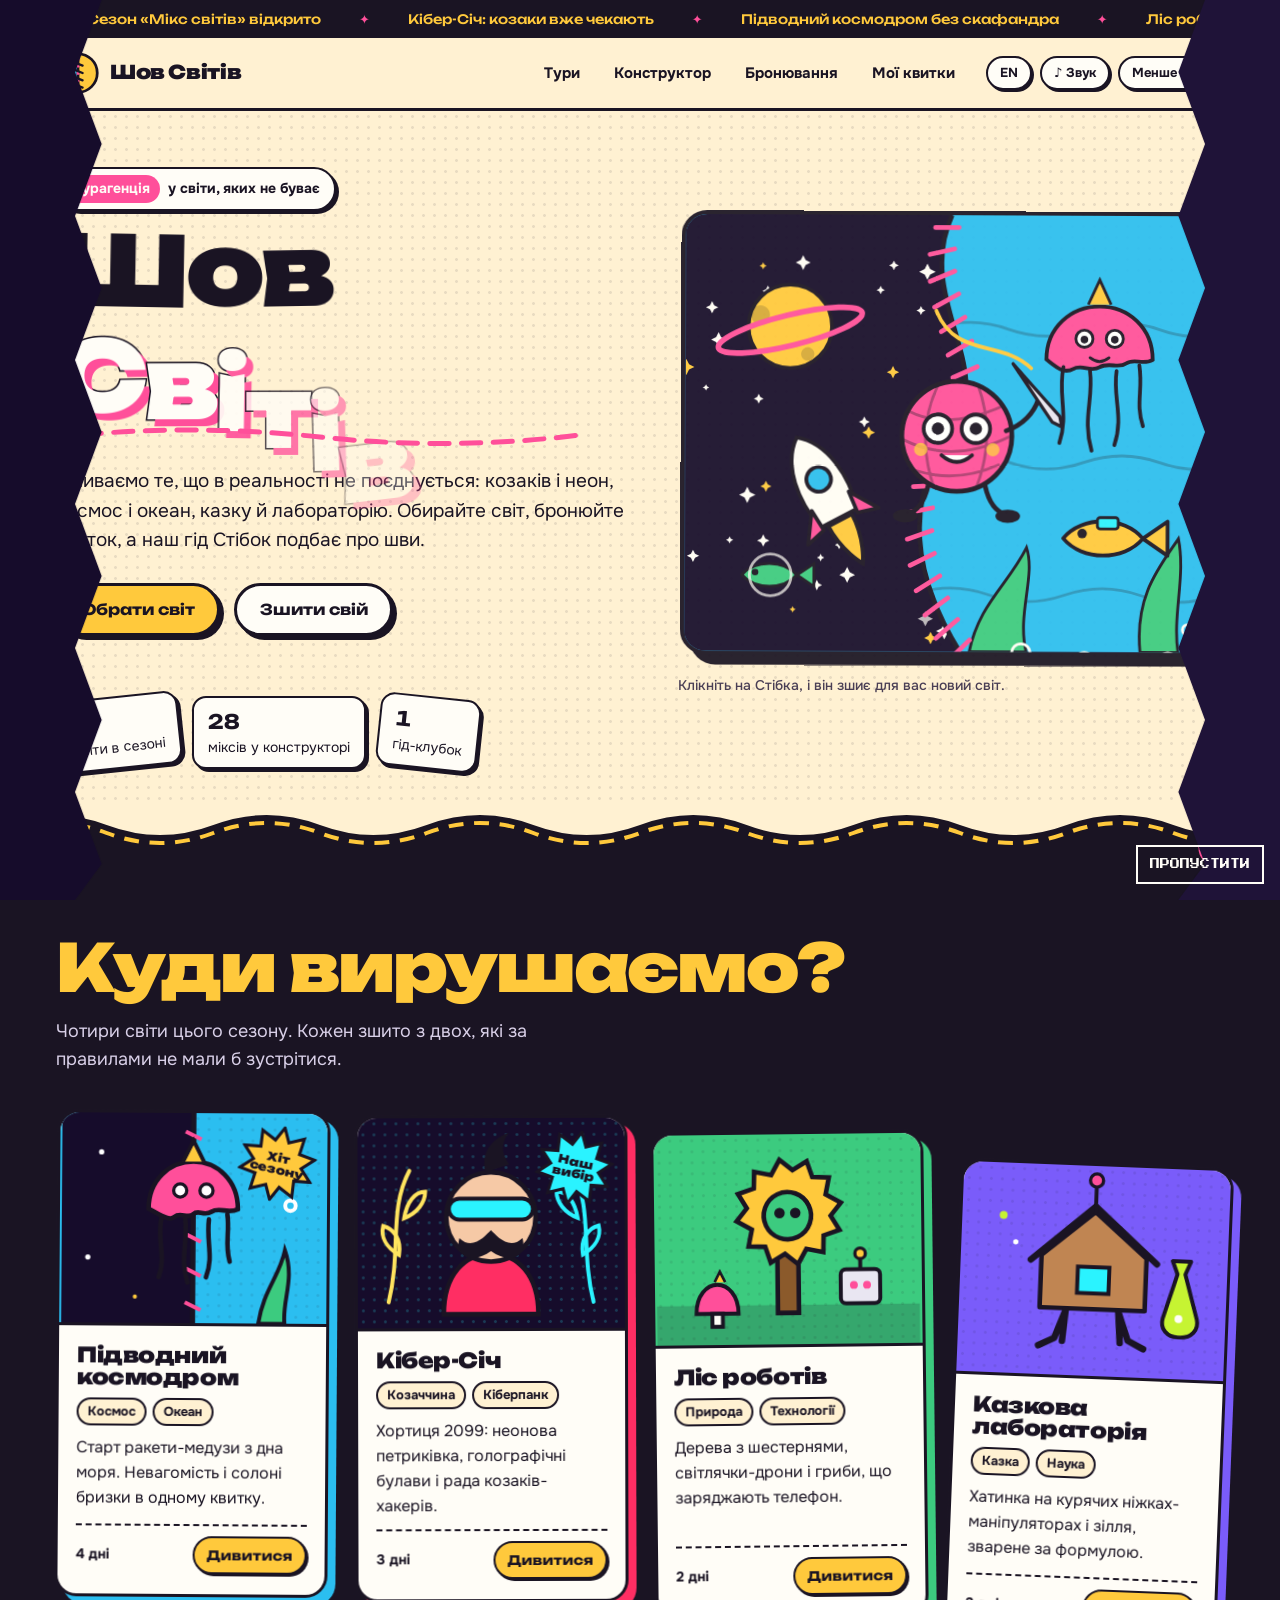
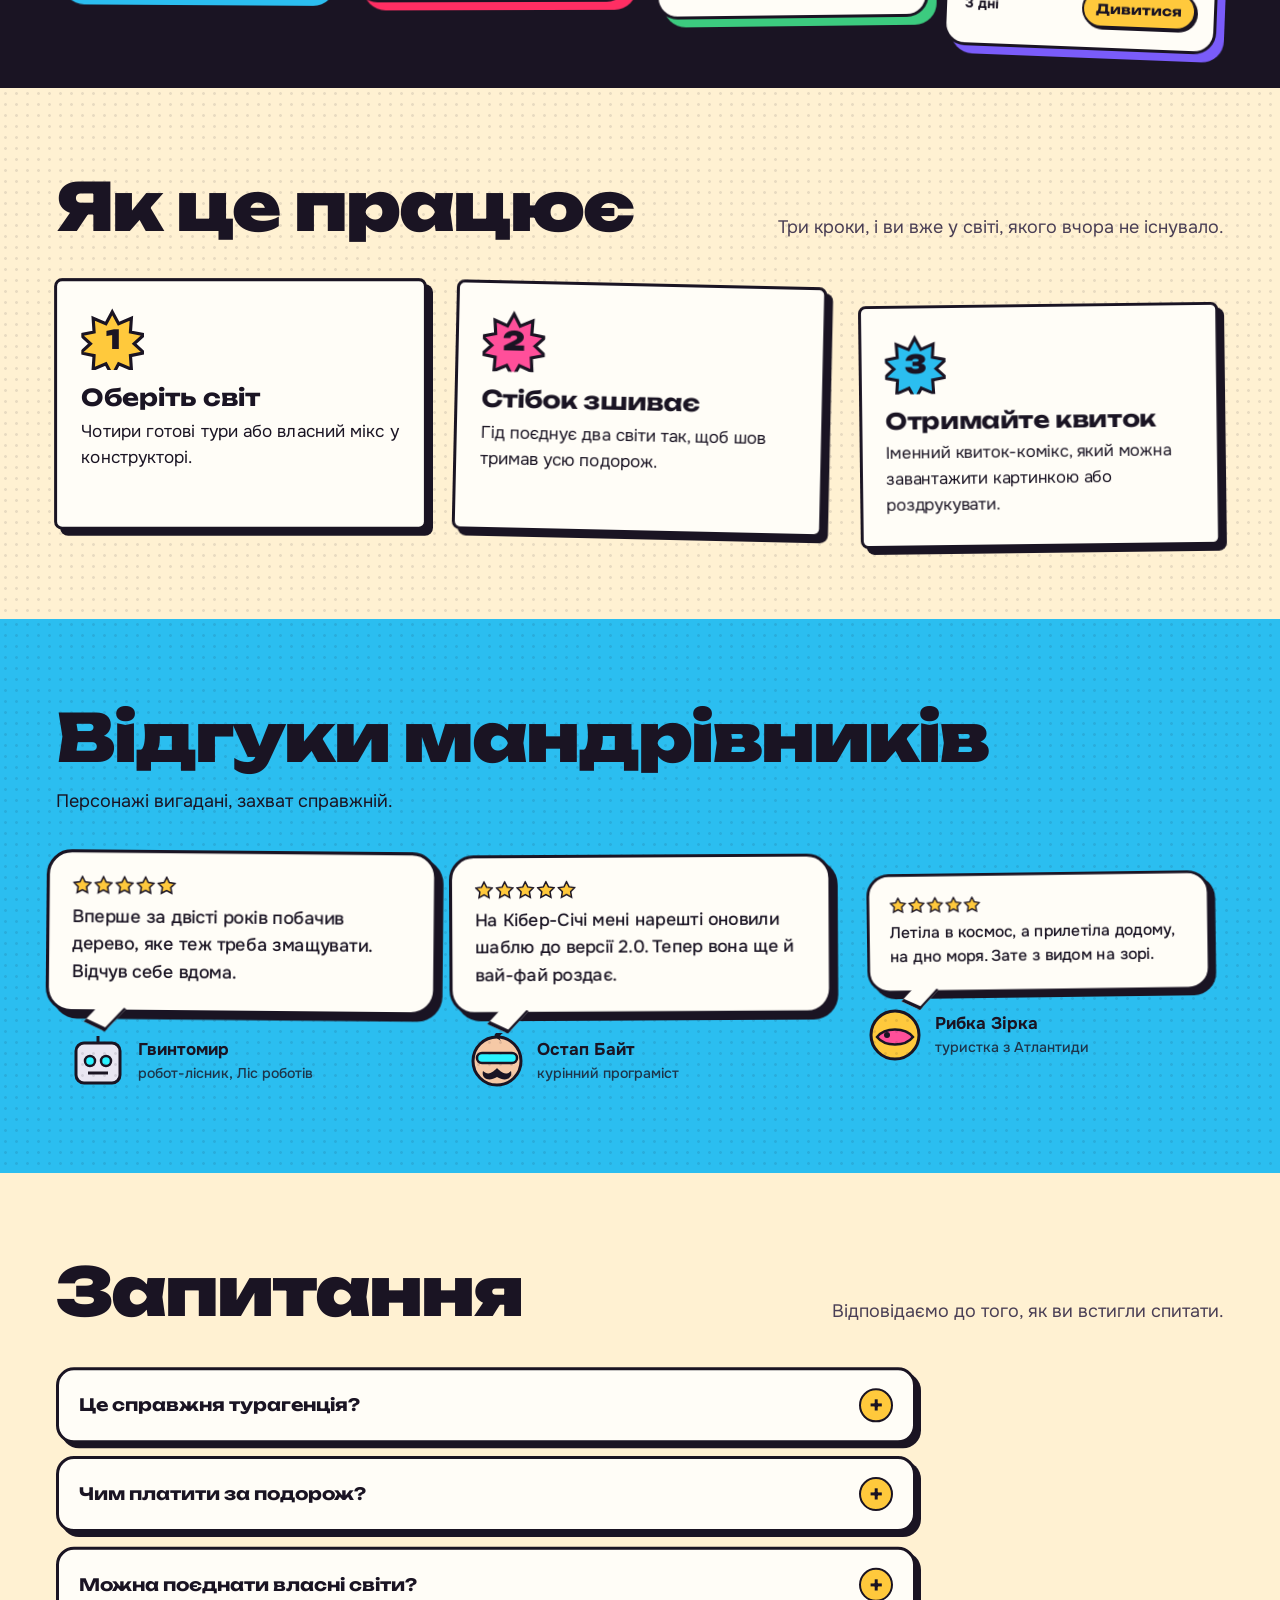
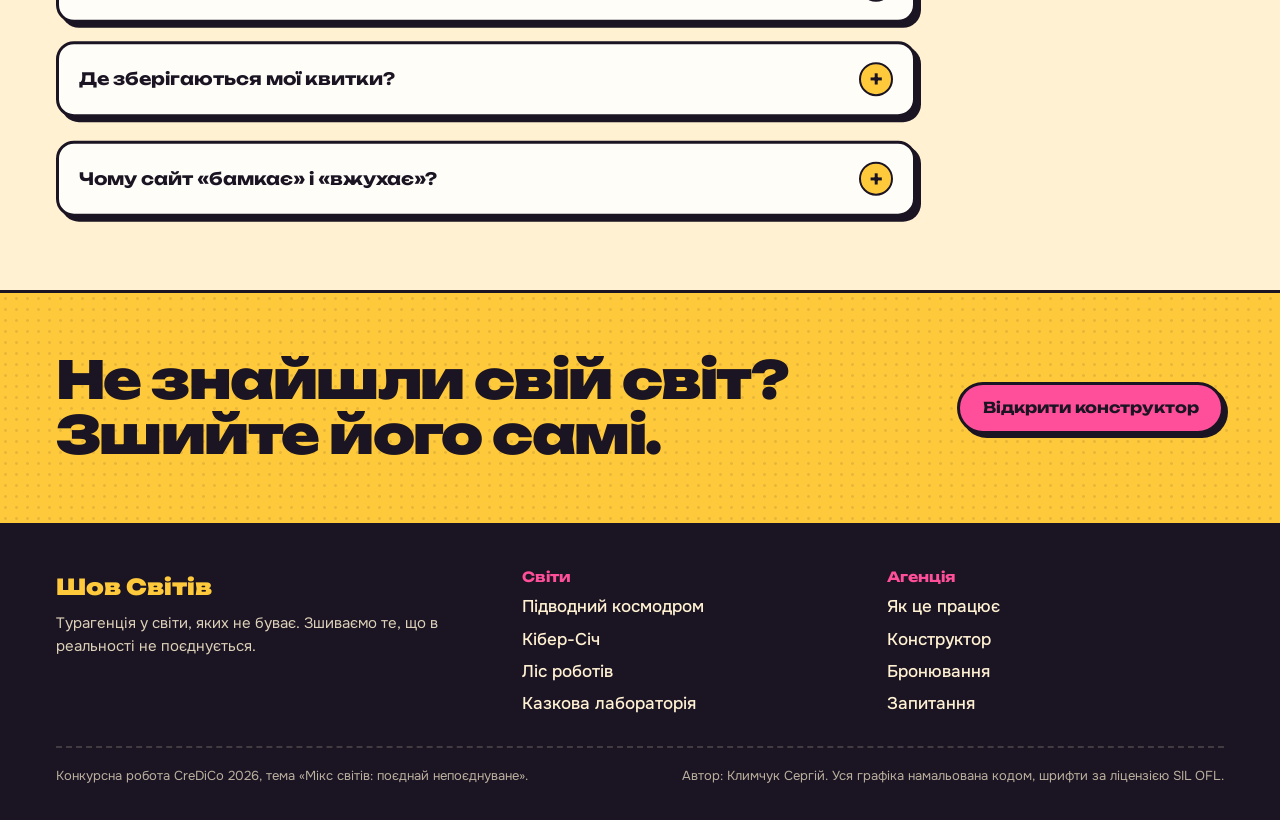
<file: index.html>
<!doctype html>
<html lang="uk">
<head>
<meta charset="utf-8">
<meta name="viewport" content="width=device-width, initial-scale=1, viewport-fit=cover">
<title>Шов Світів — турагенція неможливих подорожей</title>
<meta name="description" content="Турагенція у світи, яких не буває: Підводний космодром, Кібер-Січ, Ліс роботів і Казкова лабораторія. Конкурсна робота CreDiCo 2026.">
<meta name="author" content="Климчук Сергій">
<link rel="icon" href="img/favicon.svg" type="image/svg+xml">
<link rel="stylesheet" href="css/style.css">
<link rel="stylesheet" href="css/home.css">
<script>(function(d){try{var s=sessionStorage,l=localStorage,c=l.getItem('ss_calm');if(c==='true'||(c===null&&matchMedia('(prefers-reduced-motion: reduce)').matches))d.classList.add('calm');if(!s.getItem('ss_seen'))d.classList.add('first');else if(s.getItem('ss_nav'))d.classList.add('entering')}catch(e){}setTimeout(function(){d.classList.remove('first','entering')},5000)})(document.documentElement)</script>
</head>
<body data-page="home" data-world="home">
<div id="loader"><div class="half l"></div><div class="half r"></div><div class="thread"></div>
  <div class="ld" aria-hidden="true"><div class="ld-bar"><i></i><i></i><i></i><i></i><i></i><i></i><i></i><i></i><i></i><i></i></div><div class="ld-t" data-i18n="loader.t">ЗШИВАЄМО СВІТИ...</div><span class="ld-n" id="ldn">0%</span></div>
  <button class="skip" type="button" data-noboom data-i18n="loader.skip">ПРОПУСТИТИ</button></div>
<div id="wipe" aria-hidden="true"><span></span><span></span><span></span><span></span><b></b></div>
<noscript><p class="no-js-note">Для повної роботи сайту увімкніть JavaScript.</p></noscript>

<div class="marquee" aria-hidden="true"><div>
  <span data-i18n="mq1">Сезон «Мікс світів» відкрито</span><span data-i18n="mq2">Кібер-Січ: козаки вже чекають</span><span data-i18n="mq3">Підводний космодром без скафандра</span><span data-i18n="mq4">Ліс роботів: гриби з батарейками</span><span data-i18n="mq5">Казкова лабораторія: зілля за формулою</span>
  <span data-i18n="mq1">Сезон «Мікс світів» відкрито</span><span data-i18n="mq2">Кібер-Січ: козаки вже чекають</span><span data-i18n="mq3">Підводний космодром без скафандра</span><span data-i18n="mq4">Ліс роботів: гриби з батарейками</span><span data-i18n="mq5">Казкова лабораторія: зілля за формулою</span>
</div></div>
<div id="ss-header"></div>

<main>
  <section class="hero" aria-labelledby="heroTitle">
    <div class="halftone"></div>
    <div class="wrap">
      <div class="hero-copy">
        <span class="mix-tag"><b data-i18n="tagB">Турагенція</b><span data-i18n="tag">у світи, яких не буває</span></span>
        <h1 class="big" id="heroTitle">
          <span class="ln ln1" data-split="Шов">Шов</span>
          <span class="ln ln2" data-split="Світів">Світів</span>
          <svg class="stitch" viewBox="0 0 500 30" preserveAspectRatio="none" aria-hidden="true"><path id="stitchPath" d="M4 16 Q 125 2 250 16 T 496 14" fill="none" stroke="#FF4F9A" stroke-width="5" stroke-linecap="round" stroke-dasharray="18 12"/></svg>
        </h1>
        <p class="lead" data-i18n="lead">Зшиваємо те, що в реальності не поєднується: козаків і неон, космос і океан, казку й лабораторію. Обирайте світ, бронюйте квиток, а наш гід Стібок подбає про шви.</p>
        <div class="hero-cta">
          <a class="btn" href="#tours" data-i18n="cta1">Обрати світ</a>
          <a class="btn ghost" href="Klymchuk_constructor.html" data-i18n="cta2">Зшити свій</a>
        </div>
        <div class="facts">
          <div class="fact"><b data-count="4">4</b><span data-i18n="f1">світи в сезоні</span></div>
          <div class="fact"><b data-count="28">28</b><span data-i18n="f2">міксів у конструкторі</span></div>
          <div class="fact"><b data-count="1">1</b><span data-i18n="f3">гід-клубок</span></div>
        </div>
      </div>
      <div class="scene" id="scene">
        <div class="bubble" id="bubble" aria-live="polite" data-i18n="bub0">Привіт! Я Стібок. Зшиваю світи, яких не буває.</div>
        <div class="scene-frame">
          <svg viewBox="0 0 560 460" id="heroSvg" role="img" aria-label="Космос, зшитий з океаном, а на шві сидить гід Стібок" data-i18n-attr="aria-label:heroAlt">
            <defs><clipPath id="leftW"><path d="M0 0H280C240 90 330 160 280 230S240 380 290 460H0Z"/></clipPath></defs>
            <rect width="560" height="460" fill="#2BBEF0"/>
            <g class="layer" data-depth="10">
              <path d="M260 120q40-14 80 0t80 0t80 0t80 0" stroke="#1A1423" stroke-width="3" fill="none" opacity=".25"/>
              <path d="M260 260q40-14 80 0t80 0t80 0t80 0" stroke="#1A1423" stroke-width="3" fill="none" opacity=".25"/>
              <path d="M240 400q40-14 80 0t80 0t80 0t80 0" stroke="#1A1423" stroke-width="3" fill="none" opacity=".25"/>
              <path d="M300 460c10-50 40-70 60-110 10 30-10 70 0 110zM480 460c-6-60 20-90 40-120 8 40-6 80 0 120z" fill="#3CCB7F" stroke="#1A1423" stroke-width="3"/>
            </g>
            <g class="layer jelly" data-depth="22">
              <path d="M380 150c0-34 26-56 56-56s56 22 56 56c-10 6-20-2-28 4s-18-2-28 4-18-4-28 2-20-4-28-10z" fill="#FF4F9A" stroke="#1A1423" stroke-width="4"/>
              <path d="M398 158c-6 30 6 50-4 80M426 162c4 30-8 50 2 84M454 162c-4 28 8 48-2 78M478 156c4 26-4 40 4 64" stroke="#1A1423" stroke-width="4" fill="none" stroke-linecap="round"/>
              <circle cx="420" cy="128" r="9" fill="#fff" stroke="#1A1423" stroke-width="3"/><circle cx="452" cy="128" r="9" fill="#fff" stroke="#1A1423" stroke-width="3"/>
              <circle class="pupil" data-range="3" cx="420" cy="129" r="4" fill="#1A1423"/><circle class="pupil" data-range="3" cx="452" cy="129" r="4" fill="#1A1423"/>
              <path d="M426 148q10 8 20 0" stroke="#1A1423" stroke-width="3" fill="none" stroke-linecap="round"/>
              <path d="M424 92l12-26 12 26" fill="#FFC93C" stroke="#1A1423" stroke-width="3"/>
            </g>
            <g class="layer fish" data-depth="16">
              <path d="M400 340c20-24 64-24 84 0-20 24-64 24-84 0zM484 340l26-18v36z" fill="#FFC93C" stroke="#1A1423" stroke-width="4" stroke-linejoin="round"/>
              <circle cx="420" cy="335" r="5" fill="#1A1423"/>
              <rect x="436" y="318" width="22" height="12" rx="3" fill="#2AF3FF" stroke="#1A1423" stroke-width="3"/>
            </g>
            <g id="bubbles"></g>
            <g clip-path="url(#leftW)">
              <rect width="560" height="460" fill="#160C2B"/>
              <g id="stars"></g>
              <g class="layer" data-depth="14">
                <circle cx="110" cy="118" r="44" fill="#FFC93C" stroke="#1A1423" stroke-width="4"/>
                <path d="M78 96a10 10 0 1 0 1 0zM128 140a7 7 0 1 0 1 0z" fill="#1A1423" opacity=".18"/>
                <ellipse cx="110" cy="122" rx="78" ry="16" fill="none" stroke="#FF4F9A" stroke-width="6" transform="rotate(-14 110 122)"/>
              </g>
              <g class="layer rocket" data-depth="26">
                <g transform="translate(150 300) rotate(-28)">
                  <path d="M0-70c26 20 30 60 22 96H-22c-8-36-4-76 22-96z" fill="#FFFDF7" stroke="#1A1423" stroke-width="4"/>
                  <circle cy="-20" r="13" fill="#2BBEF0" stroke="#1A1423" stroke-width="4"/>
                  <path d="M-22 6l-20 30 22-6zM22 6l20 30-22-6z" fill="#FF4F9A" stroke="#1A1423" stroke-width="4" stroke-linejoin="round"/>
                  <path class="flame" d="M-14 28c0 24 14 40 14 40s14-16 14-40z" fill="#FFC93C" stroke="#1A1423" stroke-width="4"/>
                </g>
              </g>
              <g class="layer" data-depth="8"><path d="M60 380c14-16 44-16 58 0-14 16-44 16-58 0zM118 380l18-12v24z" fill="#3CCB7F" stroke="#1A1423" stroke-width="3"/><circle cx="74" cy="377" r="3.5" fill="#1A1423"/><circle cx="90" cy="380" r="22" fill="none" stroke="#FFFDF7" stroke-width="3" opacity=".7"/></g>
            </g>
            <path id="seamLine" d="M280 0C240 90 330 160 280 230S240 380 290 460" fill="none" stroke="#1A1423" stroke-width="5"/>
            <g id="seamStitches"></g>
            <g id="stibok" transform="translate(286 236)" tabindex="0" role="button" aria-label="Стібок: натисніть, щоб зшити випадковий світ" data-i18n-attr="aria-label:stibokAlt"></g>
          </svg>
        </div>
        <p class="hint" data-i18n="hint">Клікніть на Стібка, і він зшиє для вас новий світ.</p>
      </div>
    </div>
  </section>

  <svg class="seam" viewBox="0 0 1200 46" preserveAspectRatio="none" aria-hidden="true">
    <path class="fill" d="M0 22 Q 50 2 100 22 T 200 22 T 300 22 T 400 22 T 500 22 T 600 22 T 700 22 T 800 22 T 900 22 T 1000 22 T 1100 22 T 1200 22 V46 H0Z"/>
    <path d="M0 30 Q 50 10 100 30 T 200 30 T 300 30 T 400 30 T 500 30 T 600 30 T 700 30 T 800 30 T 900 30 T 1000 30 T 1100 30 T 1200 30" fill="none" stroke="#FFC93C" stroke-width="4" stroke-dasharray="14 10"/>
  </svg>

  <section class="sec tours" id="tours" aria-labelledby="toursTitle">
    <div class="wrap">
      <div class="sec-head">
        <h2 id="toursTitle" data-i18n="tTitle">Куди вирушаємо?</h2>
        <p data-i18n="tSub">Чотири світи цього сезону. Кожен зшито з двох, які за правилами не мали б зустрітися.</p>
      </div>
      <div class="grid4" id="tourGrid">
        <a class="tour" href="Klymchuk_tour-kosmodrom.html" style="--c:#2BBEF0" data-word="БУЛЬ!">
          <div class="art"><div class="halftone"></div>
            <svg viewBox="0 0 200 160" aria-hidden="true"><rect width="100" height="160" fill="#160C2B"/><circle cx="30" cy="30" r="2" fill="#fff"/><circle cx="70" cy="60" r="2" fill="#fff"/><circle cx="20" cy="110" r="2" fill="#fff"/><circle cx="56" cy="140" r="1.6" fill="#FFC93C"/>
              <path d="M100 0v160" stroke="#1A1423" stroke-width="4"/><path d="M94 14l12 6M94 40l12 6M94 66l12 6M94 92l12 6M94 118l12 6M94 144l12 6" stroke="#FF4F9A" stroke-width="3"/>
              <g class="bob"><path d="M66 74c0-22 16-36 34-36s34 14 34 36c-8 4-14-2-20 2s-10-2-14 2-10-2-14 2-12-2-20-6z" fill="#FF4F9A" stroke="#1A1423" stroke-width="3.5"/><path d="M76 80c-4 18 4 30-2 46M94 82c2 18-4 30 2 48M112 82c-2 18 4 28-2 44M126 78c2 14-2 22 2 36" stroke="#1A1423" stroke-width="3.5" fill="none" stroke-linecap="round"/><circle cx="90" cy="60" r="5" fill="#fff" stroke="#1A1423" stroke-width="2.5"/><circle cx="110" cy="60" r="5" fill="#fff" stroke="#1A1423" stroke-width="2.5"/><path d="M92 38l8-16 8 16" fill="#FFC93C" stroke="#1A1423" stroke-width="3"/></g>
              <circle cx="160" cy="40" r="7" fill="none" stroke="#fff" stroke-width="3"/><circle cx="174" cy="70" r="4" fill="none" stroke="#fff" stroke-width="3"/><path d="M150 160c4-26 16-36 20-56 8 22-2 38 0 56z" fill="#3CCB7F" stroke="#1A1423" stroke-width="3"/></svg>
            <div class="burst"><svg viewBox="0 0 100 100" aria-hidden="true"><path d="M50 2l9 18 19-9-2 21 21 3-15 15 15 15-21 3 2 21-19-9-9 18-9-18-19 9 2-21-21-3 15-15L3 35l21-3-2-21 19 9z" fill="#FFC93C" stroke="#1A1423" stroke-width="4"/></svg><span data-i18n-html="b1">Хіт<br>сезону</span></div>
          </div>
          <div class="body">
            <h3 data-i18n="t1">Підводний космодром</h3>
            <div class="mix"><span data-i18n="m.space">Космос</span><span data-i18n="m.ocean">Океан</span></div>
            <p data-i18n="d1">Старт ракети-медузи з дна моря. Невагомість і солоні бризки в одному квитку.</p>
            <div class="meta"><span data-i18n="days4">4 дні</span><span class="go" data-i18n="see">Дивитися</span></div>
          </div>
        </a>
        <a class="tour" href="Klymchuk_tour-cybersich.html" style="--c:#FF2E63" data-word="ГОП!">
          <div class="art" style="background:#160C2B"><div class="halftone" style="opacity:.2;color:#2AF3FF"></div>
            <svg viewBox="0 0 200 160" aria-hidden="true"><g class="bob"><path d="M64 150c0-30 16-46 36-46s36 16 36 46z" fill="#FF2E63" stroke="#1A1423" stroke-width="3.5"/><circle cx="100" cy="76" r="34" fill="#F6C9A6" stroke="#1A1423" stroke-width="3.5"/><path d="M96 42c-4-16 6-26 18-30-8 10-4 18 0 24" fill="#1A1423"/><rect x="68" y="62" width="64" height="16" rx="8" fill="#2AF3FF" stroke="#1A1423" stroke-width="3"/><path d="M76 92c10 10 20-2 24-6 4 4 14 16 24 6 4 14-10 20-24 10-14 10-28 4-24-10z" fill="#1A1423"/></g>
              <g stroke="#FFE45E" stroke-width="3" fill="none" stroke-linecap="round"><path d="M22 140c10-40 0-70 16-100"/><path d="M30 104c-10-6-14-14-12-22 8 2 14 10 12 22zM34 76c10-4 16-12 16-20-8 0-14 8-16 20z"/></g>
              <g stroke="#2AF3FF" stroke-width="3" fill="none" stroke-linecap="round"><path d="M178 140c-10-40 0-70-16-100"/><path d="M170 104c10-6 14-14 12-22-8 2-14 10-12 22zM166 76c-10-4-16-12-16-20 8 0 14 8 16 20z"/></g></svg>
            <div class="burst"><svg viewBox="0 0 100 100" aria-hidden="true"><path d="M50 2l9 18 19-9-2 21 21 3-15 15 15 15-21 3 2 21-19-9-9 18-9-18-19 9 2-21-21-3 15-15L3 35l21-3-2-21 19 9z" fill="#2AF3FF" stroke="#1A1423" stroke-width="4"/></svg><span data-i18n-html="b2">Наш<br>вибір</span></div>
          </div>
          <div class="body">
            <h3 data-i18n="t2">Кібер-Січ</h3>
            <div class="mix"><span data-i18n="m.cossack">Козаччина</span><span data-i18n="m.cyber">Кіберпанк</span></div>
            <p data-i18n="d2">Хортиця 2099: неонова петриківка, голографічні булави і рада козаків-хакерів.</p>
            <div class="meta"><span data-i18n="days3">3 дні</span><span class="go" data-i18n="see">Дивитися</span></div>
          </div>
        </a>
        <a class="tour" href="Klymchuk_tour-lis-robotiv.html" style="--c:#3CCB7F" data-word="ДЗИНЬ!">
          <div class="art"><div class="halftone"></div>
            <svg viewBox="0 0 200 160" aria-hidden="true"><path d="M0 130h200v30H0z" fill="#1A1423" opacity=".2"/><rect x="92" y="80" width="16" height="56" fill="#8B5A2B" stroke="#1A1423" stroke-width="3.5"/>
              <g class="spin"><path d="M100 18l8 10 12-4 2 13 13 2-4 12 10 8-10 8 4 12-13 2-2 13-12-4-8 10-8-10-12 4-2-13-13-2 4-12-10-8 10-8-4-12 13-2 2-13 12 4z" fill="#FFC93C" stroke="#1A1423" stroke-width="3.5"/><circle cx="100" cy="62" r="18" fill="#3CCB7F" stroke="#1A1423" stroke-width="3.5"/></g>
              <circle cx="94" cy="60" r="4" fill="#1A1423"/><circle cx="106" cy="60" r="4" fill="#1A1423"/>
              <g class="bob"><rect x="140" y="104" width="30" height="26" rx="4" fill="#E9E6F2" stroke="#1A1423" stroke-width="3"/><circle cx="150" cy="116" r="3" fill="#FF4F9A"/><circle cx="160" cy="116" r="3" fill="#FF4F9A"/><path d="M155 104v-10" stroke="#1A1423" stroke-width="3"/><circle cx="155" cy="92" r="4" fill="#FFC93C" stroke="#1A1423" stroke-width="2.5"/></g>
              <path d="M30 136c0-14 8-22 16-22s16 8 16 22z" fill="#FF4F9A" stroke="#1A1423" stroke-width="3"/><rect x="42" y="136" width="8" height="10" fill="#FFFDF7" stroke="#1A1423" stroke-width="3"/><path d="M44 112l4-8 4 8" fill="#FFC93C" stroke="#1A1423" stroke-width="2"/></svg>
          </div>
          <div class="body">
            <h3 data-i18n="t3">Ліс роботів</h3>
            <div class="mix"><span data-i18n="m.nature">Природа</span><span data-i18n="m.tech">Технології</span></div>
            <p data-i18n="d3">Дерева з шестернями, світлячки-дрони і гриби, що заряджають телефон.</p>
            <div class="meta"><span data-i18n="days2">2 дні</span><span class="go" data-i18n="see">Дивитися</span></div>
          </div>
        </a>
        <a class="tour" href="Klymchuk_tour-kazkova-laboratoriya.html" style="--c:#7A5CFA" data-word="ПУФ!">
          <div class="art"><div class="halftone"></div>
            <svg viewBox="0 0 200 160" aria-hidden="true"><g class="bob"><path d="M60 70l40-34 40 34v40H60z" fill="#C08552" stroke="#1A1423" stroke-width="3.5" stroke-linejoin="round"/><path d="M52 74l48-42 48 42" fill="none" stroke="#1A1423" stroke-width="5" stroke-linecap="round"/><rect x="88" y="78" width="24" height="20" fill="#2AF3FF" stroke="#1A1423" stroke-width="3"/><path d="M100 36V14" stroke="#1A1423" stroke-width="3"/><circle cx="100" cy="12" r="5" fill="#FF4F9A" stroke="#1A1423" stroke-width="2.5"/></g>
              <path d="M80 110l-8 22-12 6M80 110l-2 24M120 110l8 22 12 6M120 110l2 24" stroke="#1A1423" stroke-width="5" fill="none" stroke-linecap="round" stroke-linejoin="round"/>
              <path d="M160 70h14l-4 10 10 34c2 8-4 14-12 14h-2c-8 0-14-6-12-14l10-34z" fill="#C6F432" stroke="#1A1423" stroke-width="3" stroke-linejoin="round"/><circle cx="166" cy="114" r="3" fill="#FFFDF7"/><circle cx="30" cy="40" r="3" fill="#C6F432"/><circle cx="40" cy="60" r="2" fill="#fff"/></svg>
          </div>
          <div class="body">
            <h3 data-i18n="t4">Казкова лабораторія</h3>
            <div class="mix"><span data-i18n="m.fairy">Казка</span><span data-i18n="m.science">Наука</span></div>
            <p data-i18n="d4">Хатинка на курячих ніжках-маніпуляторах і зілля, зварене за формулою.</p>
            <div class="meta"><span data-i18n="days3">3 дні</span><span class="go" data-i18n="see">Дивитися</span></div>
          </div>
        </a>
      </div>
    </div>
  </section>

  <section class="sec" id="how" aria-labelledby="howTitle">
    <div class="halftone"></div>
    <div class="wrap">
      <div class="sec-head"><h2 id="howTitle" data-i18n="hTitle">Як це працює</h2><p data-i18n="hSub">Три кроки, і ви вже у світі, якого вчора не існувало.</p></div>
      <div class="steps">
        <svg class="thread" viewBox="0 0 1200 40" preserveAspectRatio="none" aria-hidden="true"><path id="stepThread" d="M60 20 C 300 -10 400 50 600 20 S 900 -10 1140 20" fill="none" stroke="#FF4F9A" stroke-width="5" stroke-dasharray="16 12" stroke-linecap="round"/></svg>
        <div class="step"><div class="num"><svg viewBox="0 0 62 62" aria-hidden="true"><path d="M31 2l7 13 14-6-1 15 15 3-11 10 11 10-15 3 1 15-14-6-7 13-7-13-14 6 1-15-15-3 11-10L-4 27l15-3-1-15 14 6z" transform="scale(.9) translate(3 3)" fill="#FFC93C" stroke="#1A1423" stroke-width="3.5"/></svg><span>1</span></div><h3 data-i18n="s1t">Оберіть світ</h3><p data-i18n="s1">Чотири готові тури або власний мікс у конструкторі.</p></div>
        <div class="step"><div class="num"><svg viewBox="0 0 62 62" aria-hidden="true"><path d="M31 2l7 13 14-6-1 15 15 3-11 10 11 10-15 3 1 15-14-6-7 13-7-13-14 6 1-15-15-3 11-10L-4 27l15-3-1-15 14 6z" transform="scale(.9) translate(3 3)" fill="#FF4F9A" stroke="#1A1423" stroke-width="3.5"/></svg><span>2</span></div><h3 data-i18n="s2t">Стібок зшиває</h3><p data-i18n="s2">Гід поєднує два світи так, щоб шов тримав усю подорож.</p></div>
        <div class="step"><div class="num"><svg viewBox="0 0 62 62" aria-hidden="true"><path d="M31 2l7 13 14-6-1 15 15 3-11 10 11 10-15 3 1 15-14-6-7 13-7-13-14 6 1-15-15-3 11-10L-4 27l15-3-1-15 14 6z" transform="scale(.9) translate(3 3)" fill="#2BBEF0" stroke="#1A1423" stroke-width="3.5"/></svg><span>3</span></div><h3 data-i18n="s3t">Отримайте квиток</h3><p data-i18n="s3">Іменний квиток-комікс, який можна завантажити картинкою або роздрукувати.</p></div>
      </div>
    </div>
  </section>

  <section class="sec reviews" aria-labelledby="revTitle">
    <div class="halftone"></div>
    <div class="wrap">
      <div class="sec-head"><h2 id="revTitle" data-i18n="rTitle">Відгуки мандрівників</h2><p data-i18n="rSub">Персонажі вигадані, захват справжній.</p></div>
      <div class="revs">
        <figure class="rev" style="margin:0"><blockquote><div class="stars-rate" aria-label="5 з 5" data-i18n-attr="aria-label:rate5"></div><span data-i18n="r1">Вперше за двісті років побачив дерево, яке теж треба змащувати. Відчув себе вдома.</span></blockquote>
          <figcaption class="who"><svg viewBox="0 0 56 56" aria-hidden="true"><rect x="6" y="10" width="44" height="40" rx="8" fill="#E9E6F2" stroke="#1A1423" stroke-width="3"/><circle class="pupil" data-range="2" cx="20" cy="28" r="5" fill="#2AF3FF" stroke="#1A1423" stroke-width="2.5"/><circle class="pupil" data-range="2" cx="36" cy="28" r="5" fill="#2AF3FF" stroke="#1A1423" stroke-width="2.5"/><path d="M18 40h20" stroke="#1A1423" stroke-width="3"/><path d="M28 10V3" stroke="#1A1423" stroke-width="3"/></svg><span><span data-i18n="r1n">Гвинтомир</span><small data-i18n="r1w">робот-лісник, Ліс роботів</small></span></figcaption></figure>
        <figure class="rev" style="margin:0"><blockquote><div class="stars-rate" aria-label="5 з 5" data-i18n-attr="aria-label:rate5"></div><span data-i18n="r2">На Кібер-Січі мені нарешті оновили шаблю до версії 2.0. Тепер вона ще й вай-фай роздає.</span></blockquote>
          <figcaption class="who"><svg viewBox="0 0 56 56" aria-hidden="true"><circle cx="28" cy="28" r="24" fill="#F6C9A6" stroke="#1A1423" stroke-width="3"/><path d="M26 4c-2-4 4-6 8-4-4 2-4 6-2 8" fill="#1A1423"/><rect x="8" y="20" width="40" height="10" rx="5" fill="#2AF3FF" stroke="#1A1423" stroke-width="2.5"/><path d="M14 38c6 6 12-1 14-3 2 2 8 9 14 3 2 8-6 11-14 6-8 5-16 2-14-6z" fill="#1A1423"/></svg><span><span data-i18n="r2n">Остап Байт</span><small data-i18n="r2w">курінний програміст</small></span></figcaption></figure>
        <figure class="rev" style="margin:0"><blockquote><div class="stars-rate" aria-label="5 з 5" data-i18n-attr="aria-label:rate5"></div><span data-i18n="r3">Летіла в космос, а прилетіла додому, на дно моря. Зате з видом на зорі.</span></blockquote>
          <figcaption class="who"><svg viewBox="0 0 56 56" aria-hidden="true"><circle cx="28" cy="28" r="24" fill="#FFC93C" stroke="#1A1423" stroke-width="3"/><path d="M10 30c8-10 28-10 36 0-8 10-28 10-36 0z" fill="#FF4F9A" stroke="#1A1423" stroke-width="2.5"/><circle class="pupil" data-range="2" cx="20" cy="28" r="3" fill="#1A1423"/></svg><span><span data-i18n="r3n">Рибка Зірка</span><small data-i18n="r3w">туристка з Атлантиди</small></span></figcaption></figure>
      </div>
    </div>
  </section>

  <section class="sec" id="faq" aria-labelledby="faqTitle">
    <div class="wrap">
      <div class="sec-head"><h2 id="faqTitle" data-i18n="qTitle">Запитання</h2><p data-i18n="qSub">Відповідаємо до того, як ви встигли спитати.</p></div>
      <div class="faq-list">
        <div class="faq-item"><button type="button" aria-expanded="false" aria-controls="a1" id="q1"><span data-i18n="q1">Це справжня турагенція?</span><span class="pm" aria-hidden="true">+</span></button><div class="ans" id="a1" role="region" aria-labelledby="q1" hidden><p data-i18n="a1">Ні, це конкурсний вебсайт на тему «Мікс світів». Усі світи вигадані, але квиток, який ви оформите, справжній: його можна завантажити картинкою.</p></div></div>
        <div class="faq-item"><button type="button" aria-expanded="false" aria-controls="a2" id="q2"><span data-i18n="q2">Чим платити за подорож?</span><span class="pm" aria-hidden="true">+</span></button><div class="ans" id="a2" role="region" aria-labelledby="q2" hidden><p data-i18n="a2">Снами. Кожен тур має базову ціну, наприклад 3 сни за Кібер-Січ. Клас «Бізнес» коштує вдвічі більше, а «Телепорт» утричі.</p></div></div>
        <div class="faq-item"><button type="button" aria-expanded="false" aria-controls="a3" id="q3"><span data-i18n="q3">Можна поєднати власні світи?</span><span class="pm" aria-hidden="true">+</span></button><div class="ans" id="a3" role="region" aria-labelledby="q3" hidden><p data-i18n="a3">Так. У конструкторі вісім світів-заготовок, тобто 28 можливих пар. Повзунок задає, якого світу буде більше, а Стібок придумує назву й опис.</p></div></div>
        <div class="faq-item"><button type="button" aria-expanded="false" aria-controls="a4" id="q4"><span data-i18n="q4">Де зберігаються мої квитки?</span><span class="pm" aria-hidden="true">+</span></button><div class="ans" id="a4" role="region" aria-labelledby="q4" hidden><p data-i18n="a4">Лише у вашому браузері, у локальному сховищі. Сайт нікуди нічого не надсилає і працює навіть без інтернету.</p></div></div>
        <div class="faq-item"><button type="button" aria-expanded="false" aria-controls="a5" id="q5"><span data-i18n="q5">Чому сайт «бамкає» і «вжухає»?</span><span class="pm" aria-hidden="true">+</span></button><div class="ans" id="a5" role="region" aria-labelledby="q5" hidden><p data-i18n="a5">Бо він комікс. Кнопка «Звук» вмикає атмосферу кожного світу, синтезовану прямо в браузері, а «Менше руху» прибирає зайві анімації.</p></div></div>
      </div>
    </div>
  </section>

  <section class="cta" aria-labelledby="ctaTitle"><div class="halftone"></div><div class="wrap">
    <h2 id="ctaTitle" data-i18n="ctaT">Не знайшли свій світ? Зшийте його самі.</h2>
    <a class="btn pink" href="Klymchuk_constructor.html" data-i18n="ctaB">Відкрити конструктор</a>
  </div></section>
</main>

<div id="ss-footer"></div>
<script src="js/vendor/gsap.min.js"></script>
<script src="js/vendor/ScrollTrigger.min.js"></script>
<script src="js/core.js"></script>
<script src="js/pages/home.js"></script>
</body>
</html>
</file>
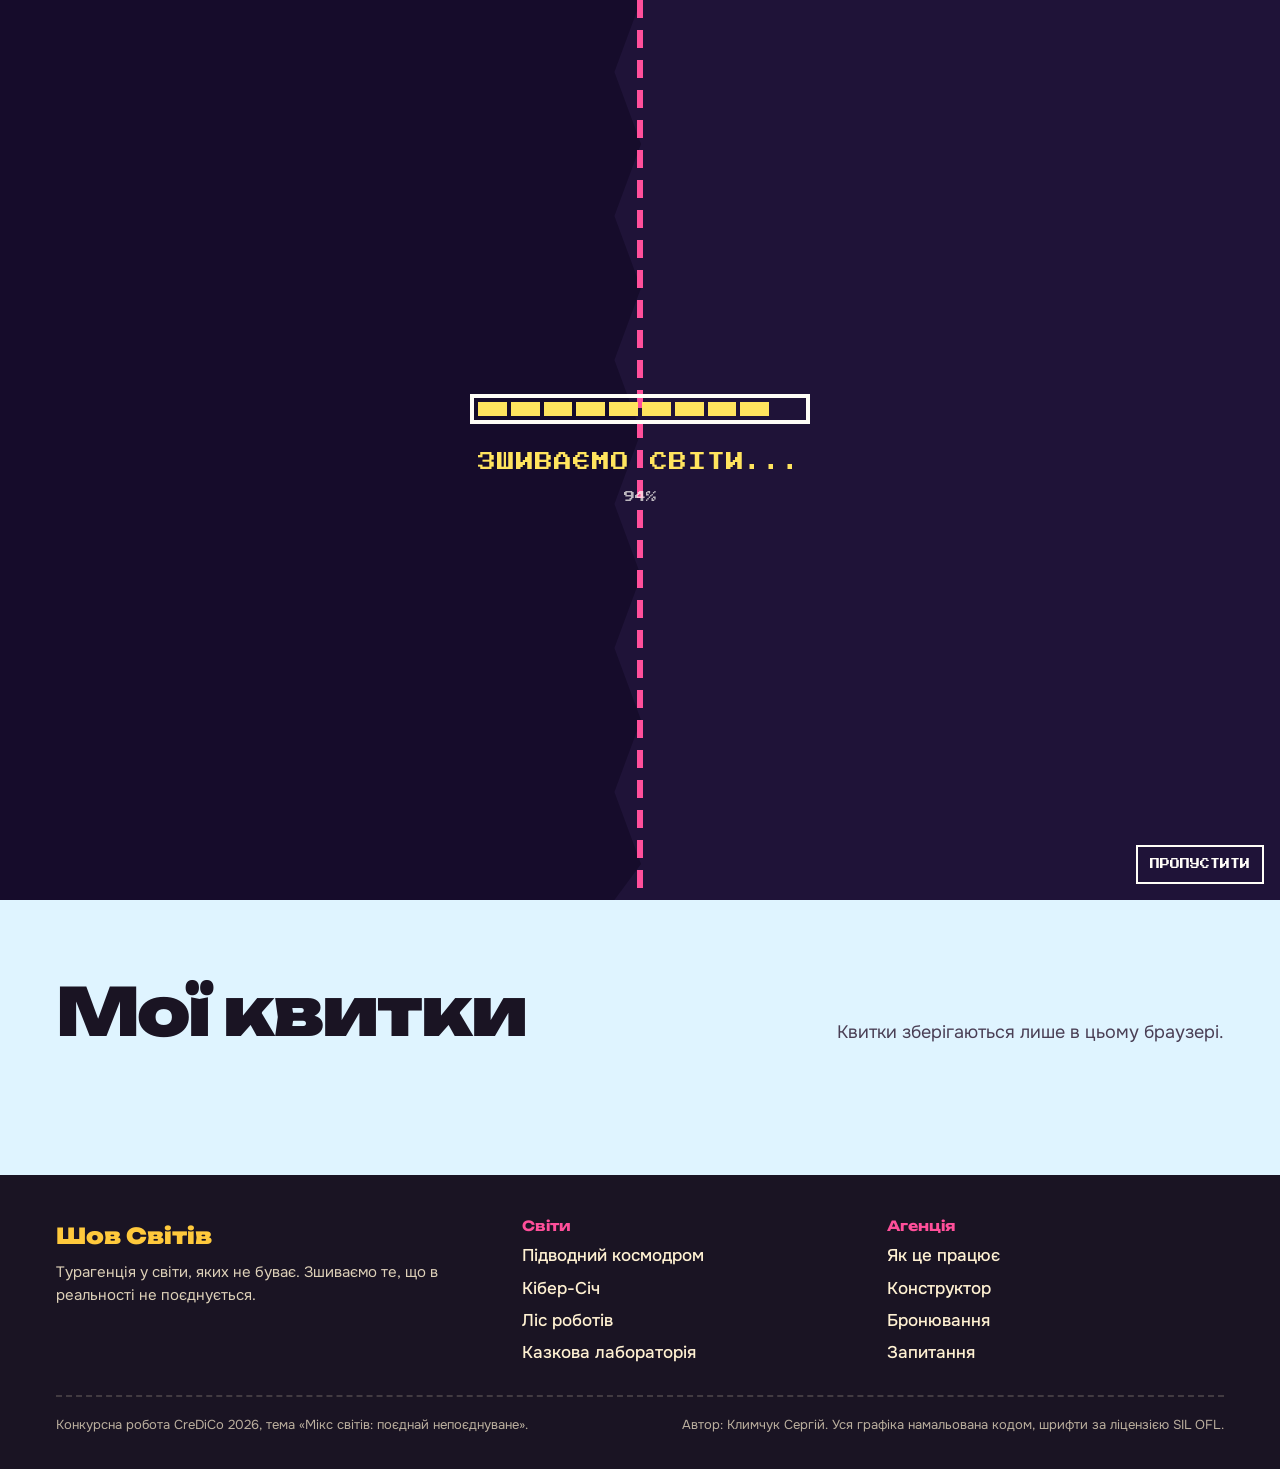
<file: Klymchuk_booking.html>
<!doctype html>
<html lang="uk">
<head>
<meta charset="utf-8">
<meta name="viewport" content="width=device-width, initial-scale=1, viewport-fit=cover">
<title>Бронювання і квитки — Шов Світів</title>
<meta name="description" content="Забронюйте подорож у світ, якого не буває, і отримайте іменний квиток-комікс.">
<meta name="author" content="Климчук Сергій">
<link rel="icon" href="img/favicon.svg" type="image/svg+xml">
<link rel="stylesheet" href="css/style.css">
<link rel="stylesheet" href="css/booking.css">
<script>(function(d){try{var s=sessionStorage,l=localStorage,c=l.getItem('ss_calm');if(c==='true'||(c===null&&matchMedia('(prefers-reduced-motion: reduce)').matches))d.classList.add('calm');if(!s.getItem('ss_seen'))d.classList.add('first');else if(s.getItem('ss_nav'))d.classList.add('entering')}catch(e){}setTimeout(function(){d.classList.remove('first','entering')},5000)})(document.documentElement)</script>
</head>
<body data-page="booking" data-world="booking">
<div id="loader"><div class="half l"></div><div class="half r"></div><div class="thread"></div>
  <div class="ld" aria-hidden="true"><div class="ld-bar"><i></i><i></i><i></i><i></i><i></i><i></i><i></i><i></i><i></i><i></i></div><div class="ld-t" data-i18n="loader.t">ЗШИВАЄМО СВІТИ...</div><span class="ld-n" id="ldn">0%</span></div>
  <button class="skip" type="button" data-noboom data-i18n="loader.skip">ПРОПУСТИТИ</button></div>
<div id="wipe" aria-hidden="true"><span></span><span></span><span></span><span></span><b></b></div>
<noscript><p class="no-js-note">Для повної роботи сайту увімкніть JavaScript.</p></noscript>
<div id="ss-header"></div>

<main>
  <section class="b-head">
    <div class="halftone"></div>
    <div class="wrap">
      <p class="kicker" data-i18n="kick">КАСА</p>
      <h1 id="bTitle" data-i18n="title">Бронювання</h1>
      <p data-i18n="lead">Три кроки до квитка у світ, якого не існує. Оплата снами, видача квитка миттєва.</p>
      <ol class="stepper" id="stepper">
        <li class="on"><b>1</b><span data-i18n="st1">Світ</span></li>
        <li><b>2</b><span data-i18n="st2">Коли і скільки</span></li>
        <li><b>3</b><span data-i18n="st3">Клас і мандрівник</span></li>
      </ol>
    </div>
  </section>

  <section>
    <div class="wrap b-grid">
      <form id="bForm" novalidate>
        <fieldset class="panel-step" data-step="1" style="margin:0">
          <legend class="sr" data-i18n="st1">Світ</legend>
          <h2 data-i18n="p1t">Куди вирушаємо?</h2>
          <p class="sub" data-i18n="p1s">Оберіть один із турів сезону або світ, який ви зшили в конструкторі.</p>
          <div class="choices" id="tourChoices"></div>
          <p class="err" id="e1" role="alert"></p>
          <div class="nav-row"><span></span><button class="btn" type="button" data-next data-i18n="next">Далі</button></div>
        </fieldset>

        <fieldset class="panel-step" data-step="2" hidden style="margin:0">
          <legend class="sr" data-i18n="st2">Коли і скільки</legend>
          <h2 data-i18n="p2t">Коли вирушаємо?</h2>
          <p class="sub" data-i18n="p2s">У наших світах час теж зшитий, тож спершу оберіть епоху, а потім день.</p>
          <div class="eras" id="eras" role="radiogroup" aria-label="Епоха" data-i18n-attr="aria-label:eraL"></div>
          <div class="cal" id="cal" role="group" aria-label="День" data-i18n-attr="aria-label:dayL"></div>
          <div class="trav">
            <span style="font-weight:700" id="travL" data-i18n="trav">Мандрівників:</span>
            <button class="stepbtn" type="button" id="minus" aria-label="Менше мандрівників" data-i18n-attr="aria-label:less" data-noboom>−</button>
            <output id="travN" aria-labelledby="travL">1</output>
            <button class="stepbtn" type="button" id="plus" aria-label="Більше мандрівників" data-i18n-attr="aria-label:more" data-noboom>+</button>
            <span class="people" id="people" aria-hidden="true"></span>
          </div>
          <p class="err" id="e2" role="alert"></p>
          <div class="nav-row"><button class="btn ghost" type="button" data-prev data-i18n="prev">Назад</button><button class="btn" type="button" data-next data-i18n="next">Далі</button></div>
        </fieldset>

        <fieldset class="panel-step" data-step="3" hidden style="margin:0">
          <legend class="sr" data-i18n="st3">Клас і мандрівник</legend>
          <h2 data-i18n="p3t">Як подорожуємо?</h2>
          <p class="sub" data-i18n="p3s">Клас впливає на ціну і на те, наскільки м'якою буде посадка.</p>
          <div class="choices" id="classChoices"></div>
          <div class="fields">
            <div class="field"><label for="pName" data-i18n="nameL">Ім'я мандрівника</label><input class="input" id="pName" name="pName" autocomplete="name" maxlength="40" placeholder="Наприклад, Оксана Зірка" data-i18n-attr="placeholder:nameP"></div>
            <label class="check"><input type="checkbox" id="agree"><span data-i18n="agree">Розумію, що світ вигаданий, а враження справжні</span></label>
          </div>
          <p class="err" id="e3" role="alert"></p>
          <div class="nav-row"><button class="btn ghost" type="button" data-prev data-i18n="prev">Назад</button><button class="btn pink" type="submit" data-i18n="issue">Видати квиток</button></div>
        </fieldset>
      </form>

      <aside class="summary" aria-live="polite">
        <h3 data-i18n="sumT">Ваше бронювання</h3>
        <dl>
          <div><dt data-i18n="sW">Світ</dt><dd id="sWorld">—</dd></div>
          <div><dt data-i18n="sD">Коли</dt><dd id="sDate">—</dd></div>
          <div><dt data-i18n="sT">Мандрівників</dt><dd id="sTrav">1</dd></div>
          <div><dt data-i18n="sC">Клас</dt><dd id="sClass">—</dd></div>
        </dl>
        <div class="total"><span data-i18n="sum">Разом</span><b id="sTotal">0</b></div>
      </aside>
    </div>
  </section>

  <section class="ticket-sec" id="ticketSec" hidden aria-labelledby="tkT">
    <div class="wrap">
      <h2 id="tkT" class="sr" data-i18n="tkT">Ваш квиток</h2>
      <div class="printer">
        <div class="slot-top" aria-hidden="true"></div>
        <div class="ticket-wrap"><canvas id="ticket" width="1000" height="420" role="img" aria-label="Квиток"></canvas></div>
      </div>
      <div class="t-actions">
        <button class="btn" type="button" id="tDl" data-i18n="tDl">Завантажити PNG</button>
        <button class="btn ghost" type="button" id="tPrint" data-i18n="tPrint">Роздрукувати</button>
        <button class="btn ghost" type="button" id="tNew" data-i18n="tNew">Нове бронювання</button>
      </div>
    </div>
  </section>

  <section class="sec mytk" id="tickets" aria-labelledby="myT">
    <div class="wrap">
      <div class="sec-head"><h2 id="myT" data-i18n="myT">Мої квитки</h2><p data-i18n="myS">Квитки зберігаються лише в цьому браузері.</p></div>
      <div id="tkList"></div>
    </div>
  </section>
</main>

<div id="ss-footer"></div>
<script src="js/vendor/gsap.min.js"></script>
<script src="js/vendor/ScrollTrigger.min.js"></script>
<script src="js/core.js"></script>
<script src="js/worlds.js"></script>
<script src="js/pages/booking.js"></script>
</body>
</html>
</file>
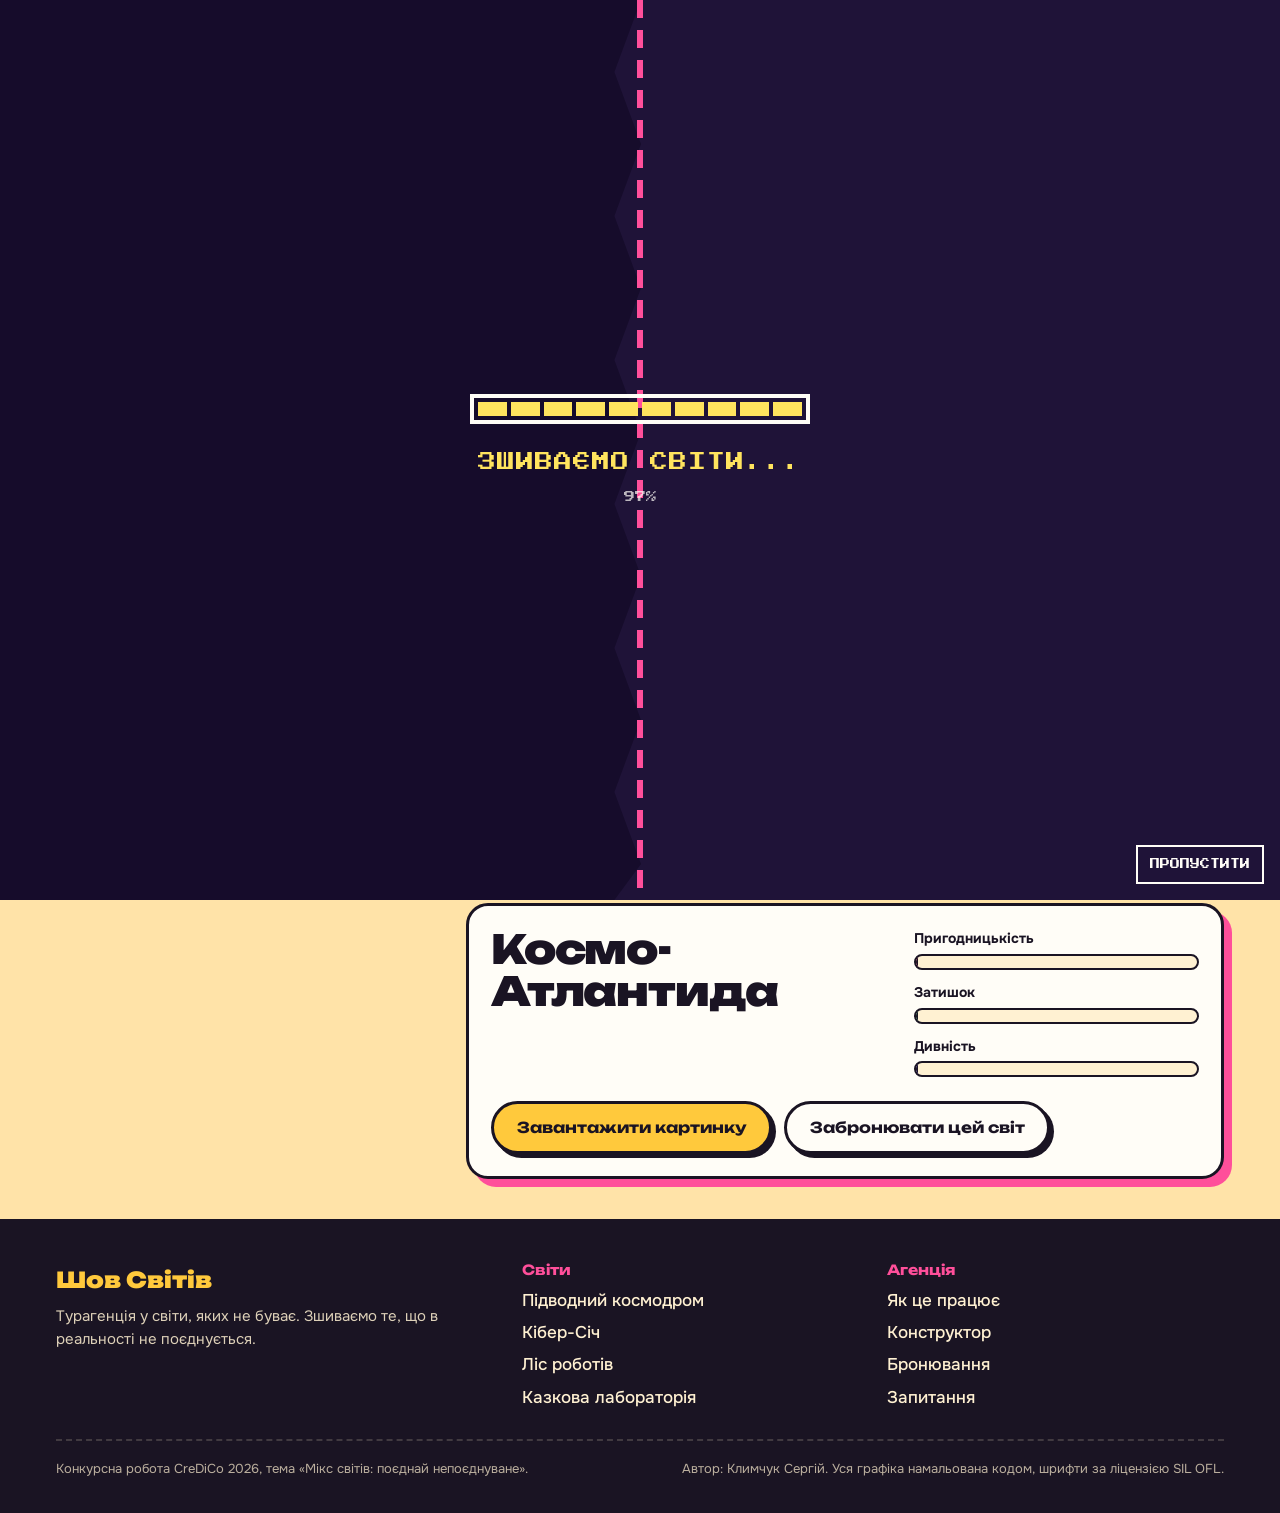
<file: Klymchuk_constructor.html>
<!doctype html>
<html lang="uk">
<head>
<meta charset="utf-8">
<meta name="viewport" content="width=device-width, initial-scale=1, viewport-fit=cover">
<title>Конструктор «Зший свій світ» — Шов Світів</title>
<meta name="description" content="Оберіть два з восьми світів, задайте пропорцію, і Стібок зшиє новий світ з назвою, описом і палітрою. Результат можна завантажити картинкою.">
<meta name="author" content="Климчук Сергій">
<link rel="icon" href="img/favicon.svg" type="image/svg+xml">
<link rel="stylesheet" href="css/style.css">
<link rel="stylesheet" href="css/constructor.css">
<script>(function(d){try{var s=sessionStorage,l=localStorage,c=l.getItem('ss_calm');if(c==='true'||(c===null&&matchMedia('(prefers-reduced-motion: reduce)').matches))d.classList.add('calm');if(!s.getItem('ss_seen'))d.classList.add('first');else if(s.getItem('ss_nav'))d.classList.add('entering')}catch(e){}setTimeout(function(){d.classList.remove('first','entering')},5000)})(document.documentElement)</script>
</head>
<body data-page="constructor" data-world="constructor">
<div id="loader"><div class="half l"></div><div class="half r"></div><div class="thread"></div>
  <div class="ld" aria-hidden="true"><div class="ld-bar"><i></i><i></i><i></i><i></i><i></i><i></i><i></i><i></i><i></i><i></i></div><div class="ld-t" data-i18n="loader.t">ЗШИВАЄМО СВІТИ...</div><span class="ld-n" id="ldn">0%</span></div>
  <button class="skip" type="button" data-noboom data-i18n="loader.skip">ПРОПУСТИТИ</button></div>
<div id="wipe" aria-hidden="true"><span></span><span></span><span></span><span></span><b></b></div>
<noscript><p class="no-js-note">Для повної роботи сайту увімкніть JavaScript.</p></noscript>
<div id="ss-header"></div>

<main>
  <section class="c-head">
    <div class="halftone"></div>
    <div class="wrap">
      <p class="kicker" data-i18n="kick">КОНСТРУКТОР</p>
      <h1 id="cTitle" data-i18n="title">Зший свій світ</h1>
      <p data-i18n="lead">Оберіть два світи, які ніколи не мали б зустрітися, і повзунком вирішіть, якого буде більше. Стібок зшиє їх, придумає назву й опис, а ви зможете завантажити картинку або забронювати подорож.</p>
    </div>
  </section>

  <section>
    <div class="wrap c-grid">
      <form class="c-panel" id="cForm" novalidate>
        <div>
          <h2><span class="tag a" aria-hidden="true" data-i18n="tagA">А</span><span data-i18n="pickA">Перший світ</span></h2>
          <div class="worlds" id="wA" role="group" aria-label="Перший світ" data-i18n-attr="aria-label:pickA"></div>
        </div>
        <div>
          <h2><span class="tag b" aria-hidden="true" data-i18n="tagB">Б</span><span data-i18n="pickB">Другий світ</span></h2>
          <div class="worlds" id="wB" role="group" aria-label="Другий світ" data-i18n-attr="aria-label:pickB"></div>
        </div>
        <div>
          <label for="ratio"><h2 style="margin:0" data-i18n="ratio">Пропорція</h2></label>
          <input type="range" class="stitch-range" id="ratio" min="20" max="80" step="5" value="50">
          <div class="range-row"><span id="rA">50%</span><span aria-hidden="true">✂</span><span id="rB">50%</span></div>
        </div>
        <div class="c-actions">
          <button class="btn pink" type="submit" id="stitchBtn" data-i18n="stitch">Зшити!</button>
          <button class="btn ghost" type="button" id="rand" data-i18n="rand">Випадковий мікс</button>
        </div>
        <p class="pairs"><span data-i18n="pairs">Зшито різних пар:</span> <b id="pairsN">0/28</b></p>
        <div>
          <h2 data-i18n="recent">Останні мікси</h2>
          <div class="recent" id="recent"></div>
        </div>
      </form>

      <div class="stage">
        <div class="canvas-frame"><canvas id="cv" width="1200" height="750" role="img" aria-label="Зшита сцена двох світів" data-i18n-attr="aria-label:cvAlt"></canvas></div>
        <div class="result" aria-live="polite">
          <div>
            <h2 id="mName">Космо-Атлантида</h2>
            <p id="mDesc"></p>
            <div class="swatches" id="sw" aria-label="Палітра світу" data-i18n-attr="aria-label:palette"></div>
          </div>
          <div class="traits">
            <div class="trait"><span><span data-i18n="tr1">Пригодницькість</span> <b id="t0"></b></span><span class="bar"><i id="b0"></i></span></div>
            <div class="trait"><span><span data-i18n="tr2">Затишок</span> <b id="t1"></b></span><span class="bar"><i id="b1"></i></span></div>
            <div class="trait"><span><span data-i18n="tr3">Дивність</span> <b id="t2"></b></span><span class="bar"><i id="b2"></i></span></div>
          </div>
          <div class="res-actions">
            <button class="btn" type="button" id="dl" data-i18n="dl">Завантажити картинку</button>
            <a class="btn ghost" href="Klymchuk_booking.html" id="bookMix" data-i18n="book">Забронювати цей світ</a>
          </div>
        </div>
      </div>
    </div>
  </section>
</main>

<div id="ss-footer"></div>
<script src="js/vendor/gsap.min.js"></script>
<script src="js/vendor/ScrollTrigger.min.js"></script>
<script src="js/core.js"></script>
<script src="js/worlds.js"></script>
<script src="js/scene.js"></script>
<script src="js/pages/constructor.js"></script>
</body>
</html>
</file>
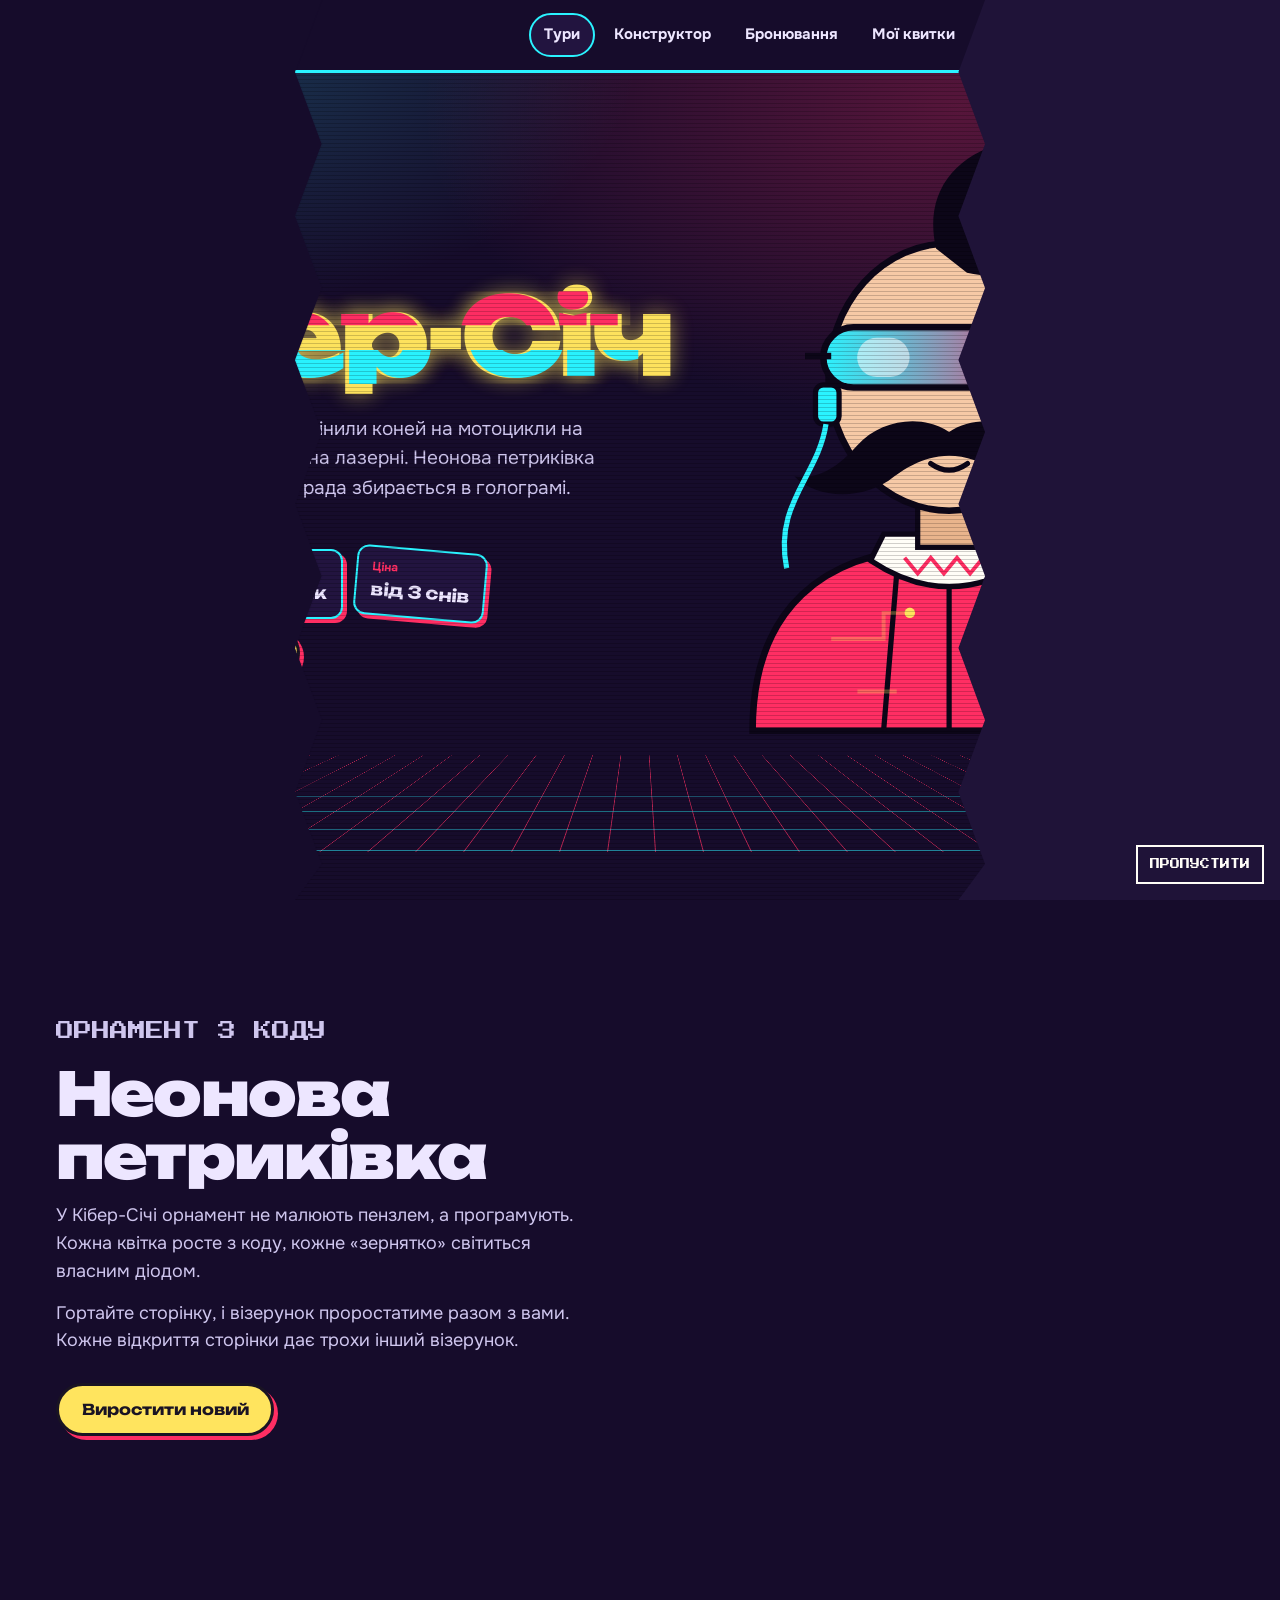
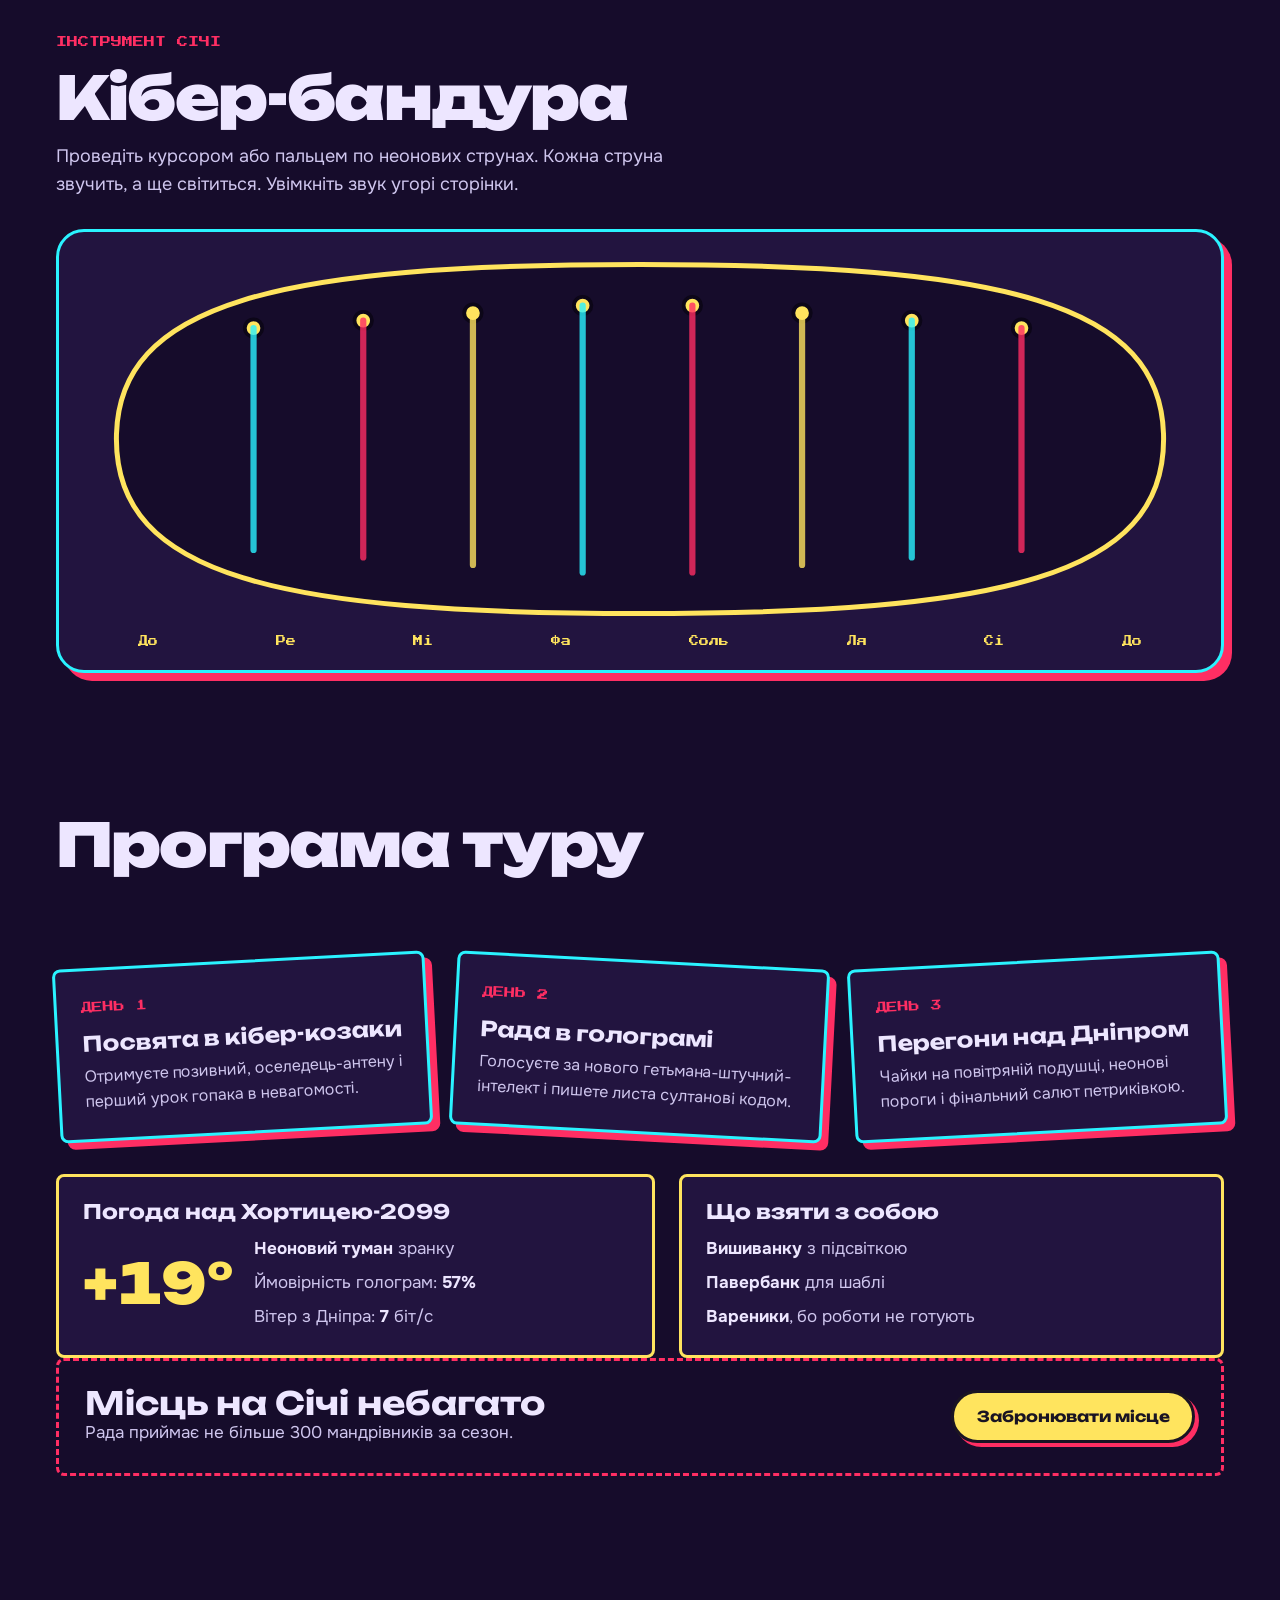
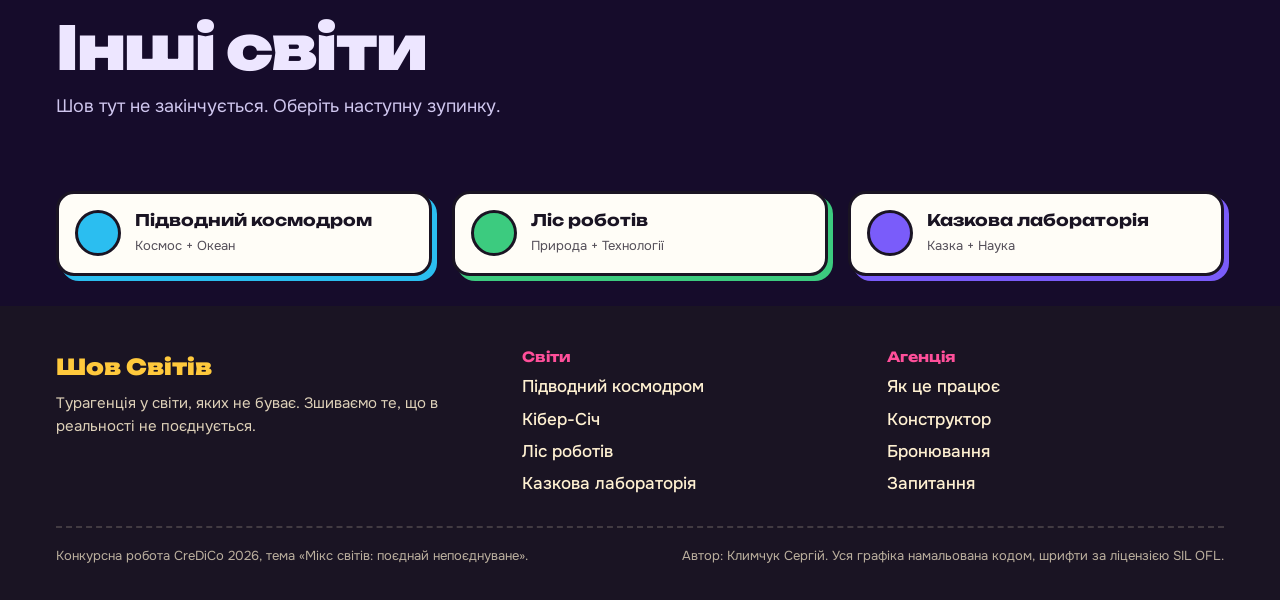
<file: Klymchuk_tour-cybersich.html>
<!doctype html>
<html lang="uk">
<head>
<meta charset="utf-8">
<meta name="viewport" content="width=device-width, initial-scale=1, viewport-fit=cover">
<title>Кібер-Січ — Шов Світів</title>
<meta name="description" content="Тур «Кібер-Січ»: козаччина і кіберпанк. Неонова петриківка, голографічна булава і кібер-бандура.">
<meta name="author" content="Климчук Сергій">
<link rel="icon" href="img/favicon.svg" type="image/svg+xml">
<link rel="stylesheet" href="css/style.css">
<link rel="stylesheet" href="css/tour.css">
<script>(function(d){try{var s=sessionStorage,l=localStorage,c=l.getItem('ss_calm');if(c==='true'||(c===null&&matchMedia('(prefers-reduced-motion: reduce)').matches))d.classList.add('calm');if(!s.getItem('ss_seen'))d.classList.add('first');else if(s.getItem('ss_nav'))d.classList.add('entering')}catch(e){}setTimeout(function(){d.classList.remove('first','entering')},5000)})(document.documentElement)</script>
</head>
<body data-page="tour" data-world="cybersich">
<div id="loader"><div class="half l"></div><div class="half r"></div><div class="thread"></div>
  <div class="ld" aria-hidden="true"><div class="ld-bar"><i></i><i></i><i></i><i></i><i></i><i></i><i></i><i></i><i></i><i></i></div><div class="ld-t" data-i18n="loader.t">ЗШИВАЄМО СВІТИ...</div><span class="ld-n" id="ldn">0%</span></div>
  <button class="skip" type="button" data-noboom data-i18n="loader.skip">ПРОПУСТИТИ</button></div>
<div id="wipe" aria-hidden="true"><span></span><span></span><span></span><span></span><b></b></div>
<noscript><p class="no-js-note">Для повної роботи сайту увімкніть JavaScript.</p></noscript>
<div class="sky"></div><div class="scan"></div>
<div id="ss-header"></div>

<main>
  <section class="t-hero">
    <div class="wrap">
      <div class="copy">
        <a class="back" href="index.html#tours" data-i18n="tc.back">← Усі світи</a>
        <p class="kicker" data-i18n="kick">КОЗАЧЧИНА + КІБЕРПАНК</p>
        <h1 class="t-title glitch" data-text="Кібер-Січ" data-i18n="title">Кібер-Січ</h1>
        <p class="t-lead" data-i18n="lead">Хортиця, 2099 рік. Козаки змінили коней на мотоцикли на повітряній подушці, а шаблі на лазерні. Неонова петриківка світиться на кожній стіні, а рада збирається в голограмі.</p>
        <div class="stats">
          <div class="stat"><small data-i18n="tc.dur">Тривалість</small><b data-i18n="s1">3 дні</b></div>
          <div class="stat"><small data-i18n="tc.class">Клас</small><b data-i18n="s2">Характерник</b></div>
          <div class="stat"><small data-i18n="tc.price">Ціна</small><b data-i18n="s3">від 3 снів</b></div>
        </div>
        <div class="t-cta-row"><a class="btn acc" href="Klymchuk_booking.html" data-book data-i18n="tc.book">Забронювати місце</a></div>
      </div>
      <div class="t-art cossack">
        <p class="mace-hint" data-i18n-html="maceHint">ПОКРУТИ<br>БУЛАВУ</p>
        <svg viewBox="0 0 420 460" role="img" aria-label="Кібер-козак з неоновим візором" data-i18n-attr="aria-label:artAlt">
          <defs><linearGradient id="visor" x1="0" x2="1"><stop offset="0" stop-color="#2AF3FF"/><stop offset="1" stop-color="#FF2E63"/></linearGradient></defs>
          <path d="M60 460c0-90 50-140 150-140s150 50 150 140z" fill="#FF2E63" stroke="#0C0618" stroke-width="5"/>
          <path d="M210 330v130M170 340l-10 120M250 340l10 120" stroke="#0C0618" stroke-width="4"/>
          <path class="circuit" d="M120 390h40v-20h20M300 400h-40v-30h-14M140 430h30M268 436h30" stroke="#FFE45E" stroke-width="3" fill="none"/>
          <circle cx="180" cy="370" r="4" fill="#FFE45E"/><circle cx="246" cy="370" r="4" fill="#FFE45E"/>
          <path d="M150 330q60 40 120 0l-10-20h-100z" fill="#FFFDF7" stroke="#0C0618" stroke-width="4"/>
          <path d="M176 328l10 12 10-12 10 12 10-12 10 12 10-12" stroke="#FF2E63" stroke-width="3" fill="none"/>
          <rect x="186" y="270" width="48" height="50" fill="#E9B48C" stroke="#0C0618" stroke-width="4"/>
          <ellipse cx="210" cy="190" rx="92" ry="102" fill="#F6C9A6" stroke="#0C0618" stroke-width="5"/>
          <path class="chub" d="M200 92c-10-40 10-70 50-82-26 22-30 44-14 64 18 22 60 30 72 70-24-26-58-30-84-34" fill="#0C0618"/>
          <rect x="114" y="152" width="192" height="46" rx="23" fill="url(#visor)" stroke="#0C0618" stroke-width="5"/>
          <rect class="visor-scan" x="124" y="160" width="40" height="30" rx="15" fill="#fff" opacity=".55"/>
          <path d="M120 174h-20M300 174h20" stroke="#0C0618" stroke-width="5"/>
          <path d="M210 232c-20-14-52-10-70 10-16 18-30 26-48 24 18 18 54 18 76 0 16-12 30-16 42-16 12 0 26 4 42 16 22 18 58 18 76 0-18 2-32-6-48-24-18-20-50-24-70-10z" fill="#0C0618"/>
          <path d="M196 256q14 10 28 0" stroke="#0C0618" stroke-width="4" fill="none" stroke-linecap="round"/>
          <rect x="108" y="196" width="18" height="30" rx="6" fill="#2AF3FF" stroke="#0C0618" stroke-width="4"/>
          <path d="M116 226c-6 40-40 60-30 110" stroke="#2AF3FF" stroke-width="4" fill="none"/>
          <circle cx="302" cy="232" r="9" fill="none" stroke="#FFE45E" stroke-width="5"/>
        </svg>
        <div id="mace" tabindex="0" role="slider" aria-valuemin="0" aria-valuemax="360" aria-valuenow="0" aria-label="Голографічна булава: перетягніть або натисніть стрілки, щоб покрутити" data-i18n-attr="aria-label:maceAlt">
          <svg viewBox="0 0 200 200" aria-hidden="true">
            <g id="maceG">
              <rect x="94" y="96" width="12" height="96" rx="5" fill="#FFE45E" stroke="#0C0618" stroke-width="4"/>
              <path d="M88 186h24" stroke="#FF2E63" stroke-width="8" stroke-linecap="round"/>
              <g fill="#FFE45E" stroke="#0C0618" stroke-width="4" stroke-linejoin="round">
                <path d="M100 18l14 32H86z"/><path d="M100 102l-14-32h28z" transform="rotate(180 100 76)"/>
                <path d="M62 60l34 6-22 26z"/><path d="M138 60l-34 6 22 26z"/>
              </g>
              <circle cx="100" cy="66" r="30" fill="#FF2E63" stroke="#0C0618" stroke-width="4"/>
              <path d="M100 42c-8 10-8 38 0 48 8-10 8-38 0-48zM76 66c10-8 38-8 48 0-10 8-38 8-48 0z" fill="#2AF3FF" stroke="#0C0618" stroke-width="3"/>
              <circle cx="100" cy="66" r="6" fill="#FFE45E" stroke="#0C0618" stroke-width="3"/>
            </g>
          </svg>
        </div>
      </div>
    </div>
    <div class="floor" aria-hidden="true"><i></i></div>
  </section>

  <section class="t-sec orn">
    <div class="wrap">
      <div>
        <p class="kicker" data-i18n="ornK">ОРНАМЕНТ З КОДУ</p>
        <h2 data-i18n="ornT">Неонова петриківка</h2>
        <p data-i18n="orn1">У Кібер-Січі орнамент не малюють пензлем, а програмують. Кожна квітка росте з коду, кожне «зернятко» світиться власним діодом.</p>
        <p data-i18n="orn2">Гортайте сторінку, і візерунок проростатиме разом з вами. Кожне відкриття сторінки дає трохи інший візерунок.</p>
        <div class="t-cta-row"><button class="btn acc" type="button" id="regrow" data-i18n="regrow">Виростити новий</button></div>
      </div>
      <svg id="petr" viewBox="0 0 400 440" aria-hidden="true"></svg>
    </div>
  </section>

  <section class="t-sec">
    <div class="wrap">
      <p class="kicker" data-i18n="bandK">ІНСТРУМЕНТ СІЧІ</p>
      <h2 data-i18n="bandT">Кібер-бандура</h2>
      <p class="intro" data-i18n="bandI">Проведіть курсором або пальцем по неонових струнах. Кожна струна звучить, а ще світиться. Увімкніть звук угорі сторінки.</p>
      <div class="bandura" id="bandura">
        <svg viewBox="0 0 900 300" id="bandSvg" role="group" aria-label="Струни кібер-бандури" data-i18n-attr="aria-label:bandAlt">
          <path d="M30 150C30 40 160 10 450 10S870 40 870 150 740 290 450 290 30 260 30 150z" fill="#160C2B" stroke="#FFE45E" stroke-width="4"/>
          <g id="strings"></g>
        </svg>
        <div class="notes" aria-hidden="true"><span data-i18n="n0">До</span><span data-i18n="n1">Ре</span><span data-i18n="n2">Мі</span><span data-i18n="n3">Фа</span><span data-i18n="n4">Соль</span><span data-i18n="n5">Ля</span><span data-i18n="n6">Сі</span><span data-i18n="n7">До</span></div>
      </div>
    </div>
  </section>

  <section class="t-sec">
    <div class="wrap">
      <h2 data-i18n="tc.prog">Програма туру</h2>
      <div class="days">
        <div class="day"><span class="d" data-i18n="d1n">ДЕНЬ 1</span><h3 data-i18n="d1t">Посвята в кібер-козаки</h3><p data-i18n="d1">Отримуєте позивний, оселедець-антену і перший урок гопака в невагомості.</p></div>
        <div class="day"><span class="d" data-i18n="d2n">ДЕНЬ 2</span><h3 data-i18n="d2t">Рада в голограмі</h3><p data-i18n="d2">Голосуєте за нового гетьмана-штучний-інтелект і пишете листа султанові кодом.</p></div>
        <div class="day"><span class="d" data-i18n="d3n">ДЕНЬ 3</span><h3 data-i18n="d3t">Перегони над Дніпром</h3><p data-i18n="d3">Чайки на повітряній подушці, неонові пороги і фінальний салют петриківкою.</p></div>
      </div>
    </div>
  </section>

  <section class="t-sec" style="padding-top:0">
    <div class="wrap">
      <div class="side">
        <div class="panel"><h3 data-i18n="wxT">Погода над Хортицею-2099</h3>
          <div class="wx"><span class="t" id="wx-temp">+18°</span>
            <ul><li data-i18n-html="wx1"><b>Неоновий туман</b> зранку</li><li><span data-i18n="wx2">Ймовірність голограм:</span> <b id="wx-a">70%</b></li><li><span data-i18n="wx3">Вітер з Дніпра:</span> <b id="wx-b">4</b> <span data-i18n="wx3u">біт/с</span></li></ul></div></div>
        <div class="panel"><h3 data-i18n="tc.pack">Що взяти з собою</h3>
          <ul><li data-i18n-html="p1"><b>Вишиванку</b> з підсвіткою</li><li data-i18n-html="p2"><b>Павербанк</b> для шаблі</li><li data-i18n-html="p3"><b>Вареники</b>, бо роботи не готують</li></ul></div>
      </div>
      <div class="t-cta"><div><h3 data-i18n="ctaT">Місць на Січі небагато</h3><p data-i18n="ctaP">Рада приймає не більше 300 мандрівників за сезон.</p></div><a class="btn acc" href="Klymchuk_booking.html" data-book data-i18n="tc.book">Забронювати місце</a></div>
    </div>
  </section>

  <section class="t-sec">
    <div class="wrap">
      <h2 data-i18n="tc.more">Інші світи</h2>
      <p class="intro" data-i18n="tc.moreSub">Шов тут не закінчується. Оберіть наступну зупинку.</p>
      <div class="more" id="more"></div>
    </div>
  </section>
</main>

<div id="ss-footer"></div>
<script src="js/vendor/gsap.min.js"></script>
<script src="js/vendor/ScrollTrigger.min.js"></script>
<script src="js/core.js"></script>
<script src="js/tour.js"></script>
<script src="js/pages/cybersich.js"></script>
</body>
</html>
</file>
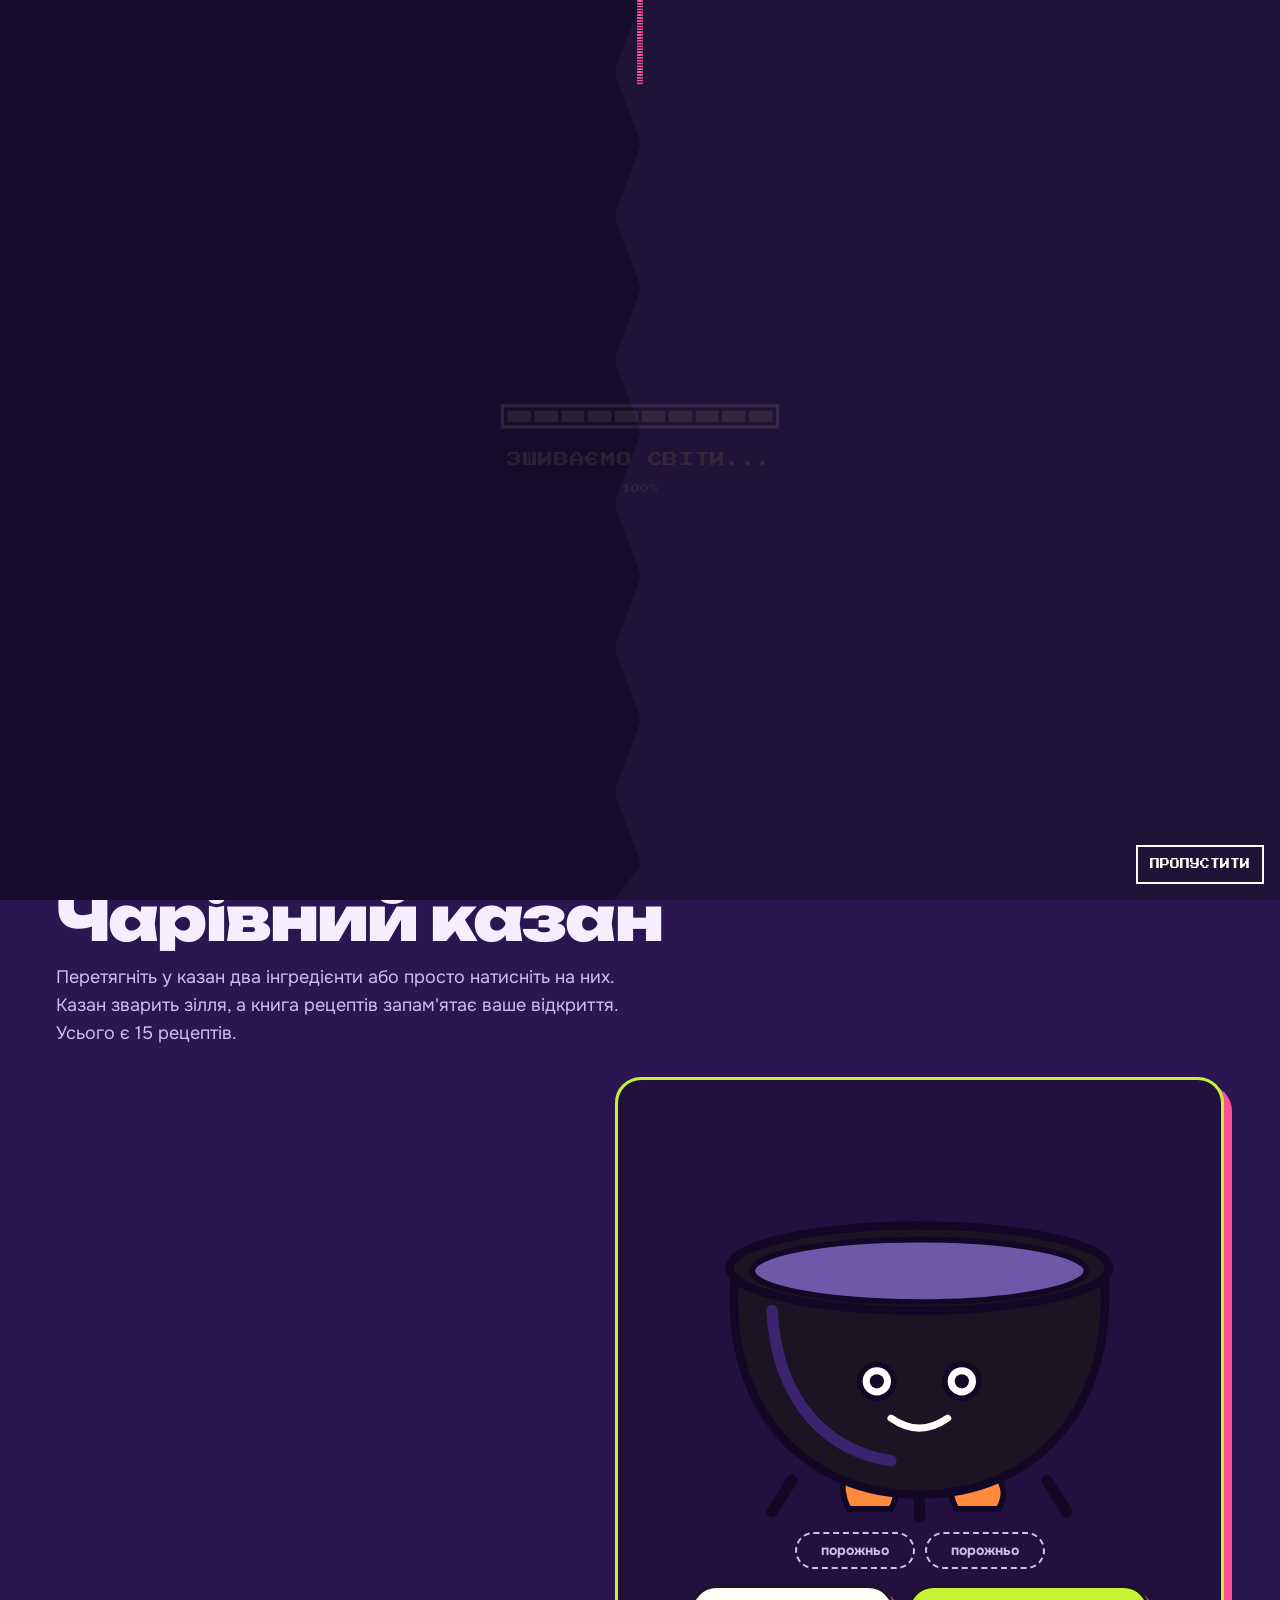
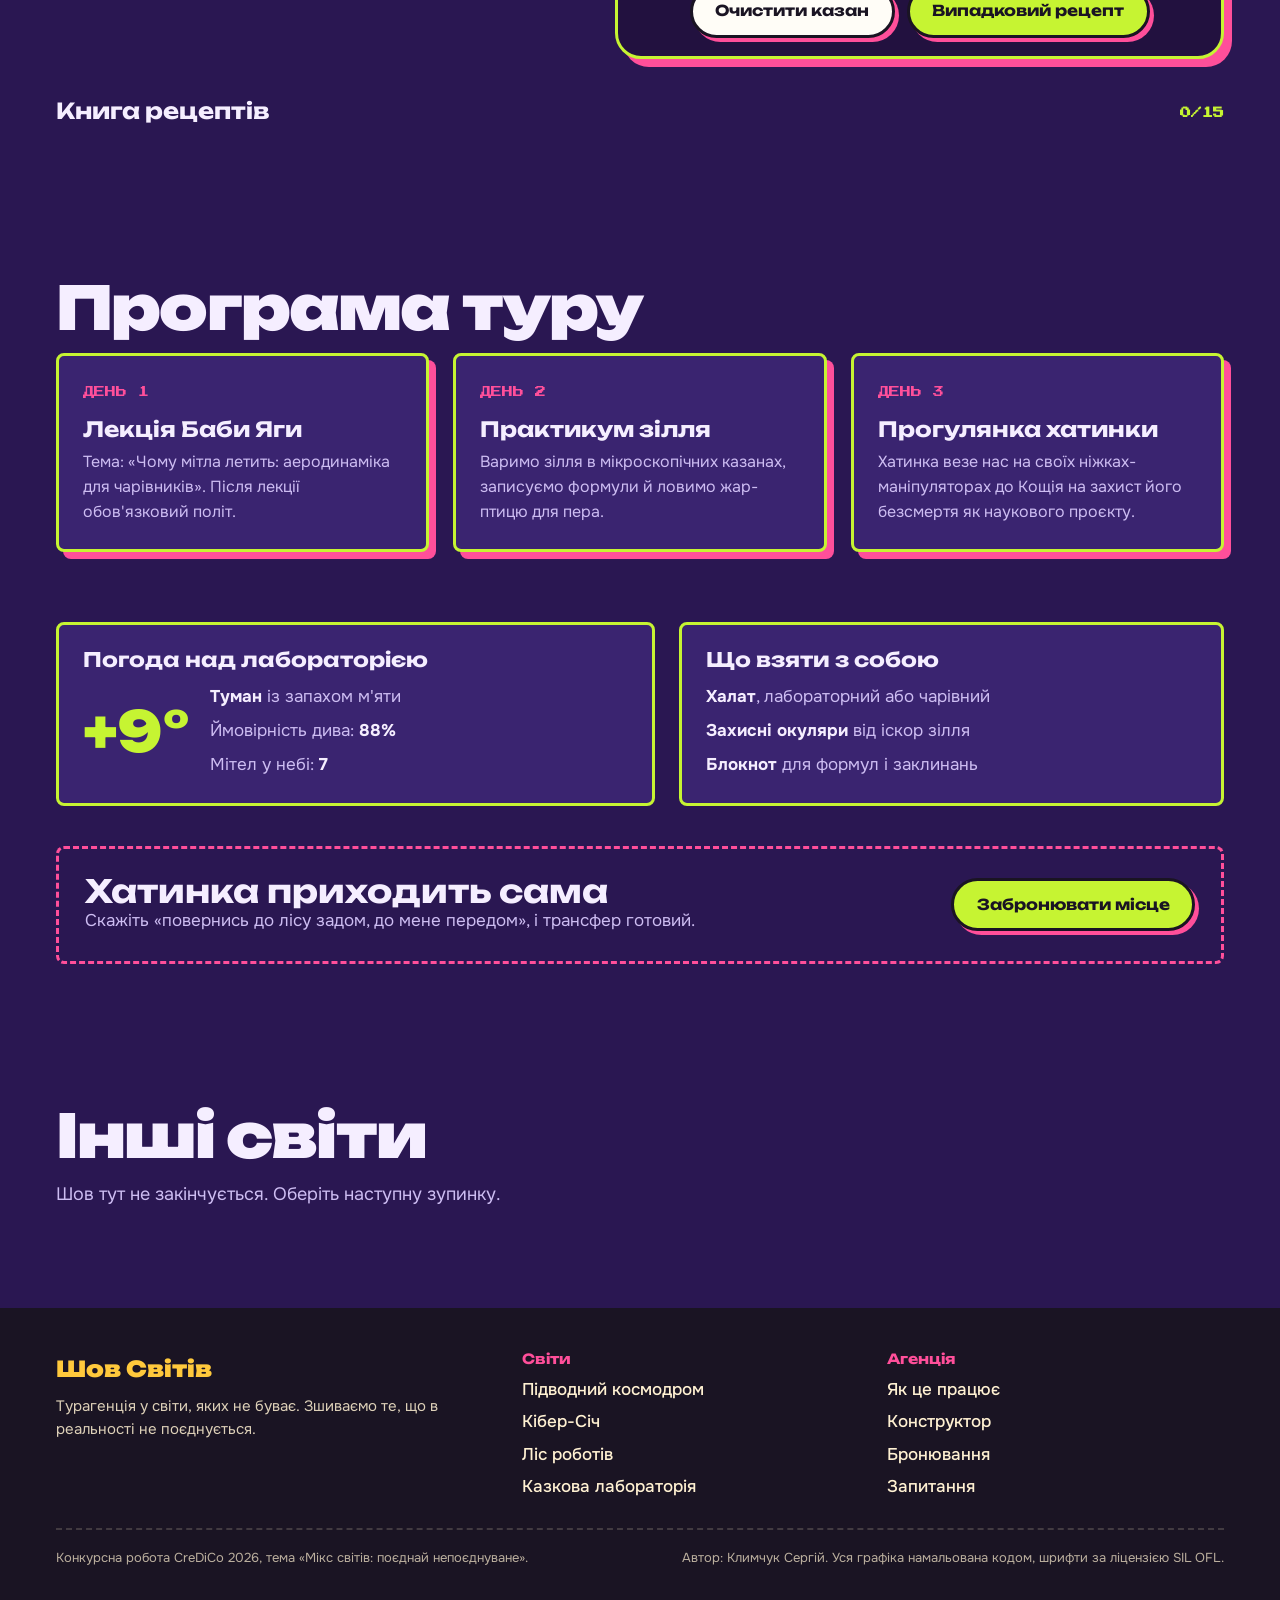
<file: Klymchuk_tour-kazkova-laboratoriya.html>
<!doctype html>
<html lang="uk">
<head>
<meta charset="utf-8">
<meta name="viewport" content="width=device-width, initial-scale=1, viewport-fit=cover">
<title>Казкова лабораторія — Шов Світів</title>
<meta name="description" content="Тур «Казкова лабораторія»: казка і наука. Зваріть зілля в чарівному казані та заповніть книгу рецептів.">
<meta name="author" content="Климчук Сергій">
<link rel="icon" href="img/favicon.svg" type="image/svg+xml">
<link rel="stylesheet" href="css/style.css">
<link rel="stylesheet" href="css/tour.css">
<script>(function(d){try{var s=sessionStorage,l=localStorage,c=l.getItem('ss_calm');if(c==='true'||(c===null&&matchMedia('(prefers-reduced-motion: reduce)').matches))d.classList.add('calm');if(!s.getItem('ss_seen'))d.classList.add('first');else if(s.getItem('ss_nav'))d.classList.add('entering')}catch(e){}setTimeout(function(){d.classList.remove('first','entering')},5000)})(document.documentElement)</script>
</head>
<body data-page="tour" data-world="lab">
<div id="loader"><div class="half l"></div><div class="half r"></div><div class="thread"></div>
  <div class="ld" aria-hidden="true"><div class="ld-bar"><i></i><i></i><i></i><i></i><i></i><i></i><i></i><i></i><i></i><i></i></div><div class="ld-t" data-i18n="loader.t">ЗШИВАЄМО СВІТИ...</div><span class="ld-n" id="ldn">0%</span></div>
  <button class="skip" type="button" data-noboom data-i18n="loader.skip">ПРОПУСТИТИ</button></div>
<div id="wipe" aria-hidden="true"><span></span><span></span><span></span><span></span><b></b></div>
<noscript><p class="no-js-note">Для повної роботи сайту увімкніть JavaScript.</p></noscript>
<div id="ss-header"></div>

<main>
  <section class="t-hero">
    <div class="wrap">
      <div class="copy">
        <a class="back" href="index.html#tours" data-i18n="tc.back">← Усі світи</a>
        <p class="kicker" data-i18n="kick">КАЗКА + НАУКА</p>
        <h1 class="t-title" data-i18n="title">Казкова лабораторія</h1>
        <p class="t-lead" data-i18n="lead">Баба Яга захистила дисертацію з хімії, а її хатинка тепер ходить на курячих ніжках-маніпуляторах. Зілля тут варять за формулами, а заклинання перевіряють в експериментах.</p>
        <div class="stats">
          <div class="stat"><small data-i18n="tc.dur">Тривалість</small><b data-i18n="s1">3 дні</b></div>
          <div class="stat"><small data-i18n="tc.class">Клас</small><b data-i18n="s2">Алхімік</b></div>
          <div class="stat"><small data-i18n="tc.price">Ціна</small><b data-i18n="s3">від 3 снів</b></div>
        </div>
        <div class="t-cta-row"><a class="btn acc" href="Klymchuk_booking.html" data-book data-i18n="tc.book">Забронювати місце</a></div>
      </div>
      <div class="t-art">
        <svg id="heroArt" viewBox="0 0 520 480" role="img" aria-label="Хатинка на механічних курячих ніжках крокує під місяцем" data-i18n-attr="aria-label:artAlt">
          <circle cx="260" cy="230" r="214" fill="#3A2470" stroke="#120826" stroke-width="6"/>
          <circle cx="380" cy="110" r="44" fill="#FFFDF7" stroke="#120826" stroke-width="5"/><circle cx="400" cy="100" r="40" fill="#3A2470"/>
          <g id="hStars"></g>
          <path d="M70 400 Q 260 370 450 400" stroke="#120826" stroke-width="6" fill="none"/>
          <g class="hut">
            <g class="legL"><path d="M220 300 L 196 350 L 214 396" stroke="#120826" stroke-width="12" fill="none" stroke-linecap="round" stroke-linejoin="round"/><path d="M220 300 L 196 350 L 214 396" stroke="#C6F432" stroke-width="5" fill="none" stroke-linecap="round" stroke-linejoin="round"/><circle cx="196" cy="350" r="9" fill="#FF4F9A" stroke="#120826" stroke-width="4"/><path d="M214 396l-24 6M214 396l4 10M214 396l20 4" stroke="#120826" stroke-width="6" stroke-linecap="round"/></g>
            <g class="legR"><path d="M300 300 L 324 350 L 306 396" stroke="#120826" stroke-width="12" fill="none" stroke-linecap="round" stroke-linejoin="round"/><path d="M300 300 L 324 350 L 306 396" stroke="#C6F432" stroke-width="5" fill="none" stroke-linecap="round" stroke-linejoin="round"/><circle cx="324" cy="350" r="9" fill="#FF4F9A" stroke="#120826" stroke-width="4"/><path d="M306 396l24 6M306 396l-4 10M306 396l-20 4" stroke="#120826" stroke-width="6" stroke-linecap="round"/></g>
            <g class="house">
              <path d="M170 196 L260 120 L350 196 V300 H170Z" fill="#C08552" stroke="#120826" stroke-width="6" stroke-linejoin="round"/>
              <path d="M170 230h180M170 265h180" stroke="#120826" stroke-width="3" opacity=".4"/>
              <path d="M154 204 L260 110 L366 204" fill="none" stroke="#120826" stroke-width="12" stroke-linecap="round" stroke-linejoin="round"/>
              <path d="M154 204 L260 110 L366 204" fill="none" stroke="#7A5CFA" stroke-width="5" stroke-linecap="round" stroke-linejoin="round"/>
              <rect class="win" x="232" y="204" width="56" height="48" rx="6" fill="#C6F432" stroke="#120826" stroke-width="5"/>
              <path d="M260 204v48M232 228h56" stroke="#120826" stroke-width="4"/>
              <path d="M300 150V100" stroke="#120826" stroke-width="5"/><circle class="ant" cx="300" cy="96" r="9" fill="#FF4F9A" stroke="#120826" stroke-width="4"/>
              <rect x="190" y="140" width="22" height="40" fill="#8B5A2B" stroke="#120826" stroke-width="4"/>
              <path class="smoke" d="M201 136c-10-14 10-20 0-34s10-20 0-32" stroke="#CDBDF2" stroke-width="5" fill="none" stroke-linecap="round" opacity=".8"/>
            </g>
          </g>
          <g transform="translate(96 330)"><path d="M-10 -40h20v14l14 26c4 10-2 20-14 20h-20c-12 0-18-10-14-20l14-26z" fill="#C6F432" stroke="#120826" stroke-width="4"/><circle cx="-4" cy="6" r="4" fill="#FFFDF7"/></g>
          <g transform="translate(424 340)"><path d="M-8 -34h16v12c14 6 20 16 20 26 0 14-12 22-28 22s-28-8-28-22c0-10 6-20 20-26z" fill="#FF4F9A" stroke="#120826" stroke-width="4"/><circle cx="6" cy="4" r="4" fill="#FFFDF7"/></g>
        </svg>
      </div>
    </div>
  </section>

  <section class="t-sec" aria-labelledby="labT">
    <div class="wrap">
      <p class="kicker" data-i18n="lK">ІНТЕРАКТИВ</p>
      <h2 id="labT" data-i18n="lT">Чарівний казан</h2>
      <p class="intro" data-i18n="lI">Перетягніть у казан два інгредієнти або просто натисніть на них. Казан зварить зілля, а книга рецептів запам'ятає ваше відкриття. Усього є 15 рецептів.</p>
      <div class="lab-grid">
        <div class="shelf" id="shelf" role="list" aria-label="Полиця з інгредієнтами" data-i18n-attr="aria-label:shelfAlt"></div>
        <div>
          <div class="cauldron-box" id="cauldron">
            <svg viewBox="0 0 400 300" role="img" aria-label="Казан" data-i18n-attr="aria-label:cauldronAlt">
              <g id="steam"></g>
              <path class="flame" d="M150 290c-10-20 0-34 10-44 0 14 10 18 14 10 6 14 14 20 6 34zM226 290c-10-20 0-34 10-44 0 14 10 18 14 10 6 14 14 20 6 34z" fill="#FF8A3D" stroke="#120826" stroke-width="4"/>
              <path d="M110 270l-14 22M290 270l14 22M200 280v16" stroke="#120826" stroke-width="8" stroke-linecap="round"/>
              <path d="M70 120 C 60 220 120 280 200 280 S 340 220 330 120 Z" fill="#1A1423" stroke="#120826" stroke-width="6"/>
              <path d="M96 150 C 100 220 140 250 180 256" stroke="#3A2470" stroke-width="8" fill="none" stroke-linecap="round"/>
              <ellipse cx="200" cy="120" rx="134" ry="30" fill="#1A1423" stroke="#120826" stroke-width="6"/>
              <ellipse id="liquid" cx="200" cy="122" rx="118" ry="22" fill="#6E58A8" stroke="#120826" stroke-width="4"/>
              <g id="cBubbles"></g>
              <g class="cFace"><circle cx="170" cy="200" r="12" fill="#fff" stroke="#120826" stroke-width="4"/><circle cx="230" cy="200" r="12" fill="#fff" stroke="#120826" stroke-width="4"/><circle class="pupil" cx="170" cy="200" r="5" fill="#120826"/><circle class="pupil" cx="230" cy="200" r="5" fill="#120826"/><path id="mouth" d="M180 226 q20 14 40 0" stroke="#FFFDF7" stroke-width="5" fill="none" stroke-linecap="round"/></g>
            </svg>
            <div class="slots"><span class="slot" id="slot0">порожньо</span><span class="slot" id="slot1">порожньо</span></div>
            <div class="lab-actions"><button class="btn ghost" type="button" id="clear" data-i18n="clear">Очистити казан</button><button class="btn acc" type="button" id="random" data-i18n="random">Випадковий рецепт</button></div>
          </div>
          <div class="potion-card" id="potion" hidden aria-live="polite">
            <svg viewBox="0 0 64 80" aria-hidden="true"><path d="M24 4h16v18l16 30c6 12-2 24-16 24H24C10 76 2 64 8 52l16-30z" id="bottle" fill="#C6F432" stroke="#120826" stroke-width="4"/><rect x="22" y="0" width="20" height="8" rx="2" fill="#8B5A2B" stroke="#120826" stroke-width="3"/><circle cx="26" cy="56" r="5" fill="#FFFDF7" opacity=".8"/></svg>
            <div><h3 id="pName"></h3><p id="pDesc"></p></div>
          </div>
        </div>
      </div>
      <div class="book">
        <h3><span data-i18n="bookT">Книга рецептів</span> <small id="bookN">0/15</small></h3>
        <div class="recipes" id="recipes"></div>
      </div>
    </div>
  </section>

  <section class="t-sec">
    <div class="wrap">
      <h2 data-i18n="tc.prog">Програма туру</h2>
      <div class="days">
        <div class="day"><span class="d" data-i18n="d1n">ДЕНЬ 1</span><h3 data-i18n="d1t">Лекція Баби Яги</h3><p data-i18n="d1">Тема: «Чому мітла летить: аеродинаміка для чарівників». Після лекції обов'язковий політ.</p></div>
        <div class="day"><span class="d" data-i18n="d2n">ДЕНЬ 2</span><h3 data-i18n="d2t">Практикум зілля</h3><p data-i18n="d2">Варимо зілля в мікроскопічних казанах, записуємо формули й ловимо жар-птицю для пера.</p></div>
        <div class="day"><span class="d" data-i18n="d3n">ДЕНЬ 3</span><h3 data-i18n="d3t">Прогулянка хатинки</h3><p data-i18n="d3">Хатинка везе нас на своїх ніжках-маніпуляторах до Кощія на захист його безсмертя як наукового проєкту.</p></div>
      </div>
    </div>
  </section>

  <section class="t-sec" style="padding-top:0">
    <div class="wrap">
      <div class="side">
        <div class="panel"><h3 data-i18n="wxT">Погода над лабораторією</h3>
          <div class="wx"><span class="t" id="wx-temp">+9°</span>
            <ul><li data-i18n-html="wx1"><b>Туман</b> із запахом м'яти</li><li><span data-i18n="wx2">Ймовірність дива:</span> <b id="wx-a">88%</b></li><li><span data-i18n="wx3">Мітел у небі:</span> <b id="wx-b">7</b></li></ul></div></div>
        <div class="panel"><h3 data-i18n="tc.pack">Що взяти з собою</h3>
          <ul><li data-i18n-html="p1"><b>Халат</b>, лабораторний або чарівний</li><li data-i18n-html="p2"><b>Захисні окуляри</b> від іскор зілля</li><li data-i18n-html="p3"><b>Блокнот</b> для формул і заклинань</li></ul></div>
      </div>
      <div class="t-cta"><div><h3 data-i18n="ctaT">Хатинка приходить сама</h3><p data-i18n="ctaP">Скажіть «повернись до лісу задом, до мене передом», і трансфер готовий.</p></div><a class="btn acc" href="Klymchuk_booking.html" data-book data-i18n="tc.book">Забронювати місце</a></div>
    </div>
  </section>

  <section class="t-sec">
    <div class="wrap">
      <h2 data-i18n="tc.more">Інші світи</h2>
      <p class="intro" data-i18n="tc.moreSub">Шов тут не закінчується. Оберіть наступну зупинку.</p>
      <div class="more" id="more"></div>
    </div>
  </section>
</main>

<div id="ss-footer"></div>
<script src="js/vendor/gsap.min.js"></script>
<script src="js/vendor/ScrollTrigger.min.js"></script>
<script src="js/core.js"></script>
<script src="js/tour.js"></script>
<script src="js/pages/kazkova-laboratoriya.js"></script>
</body>
</html>
</file>
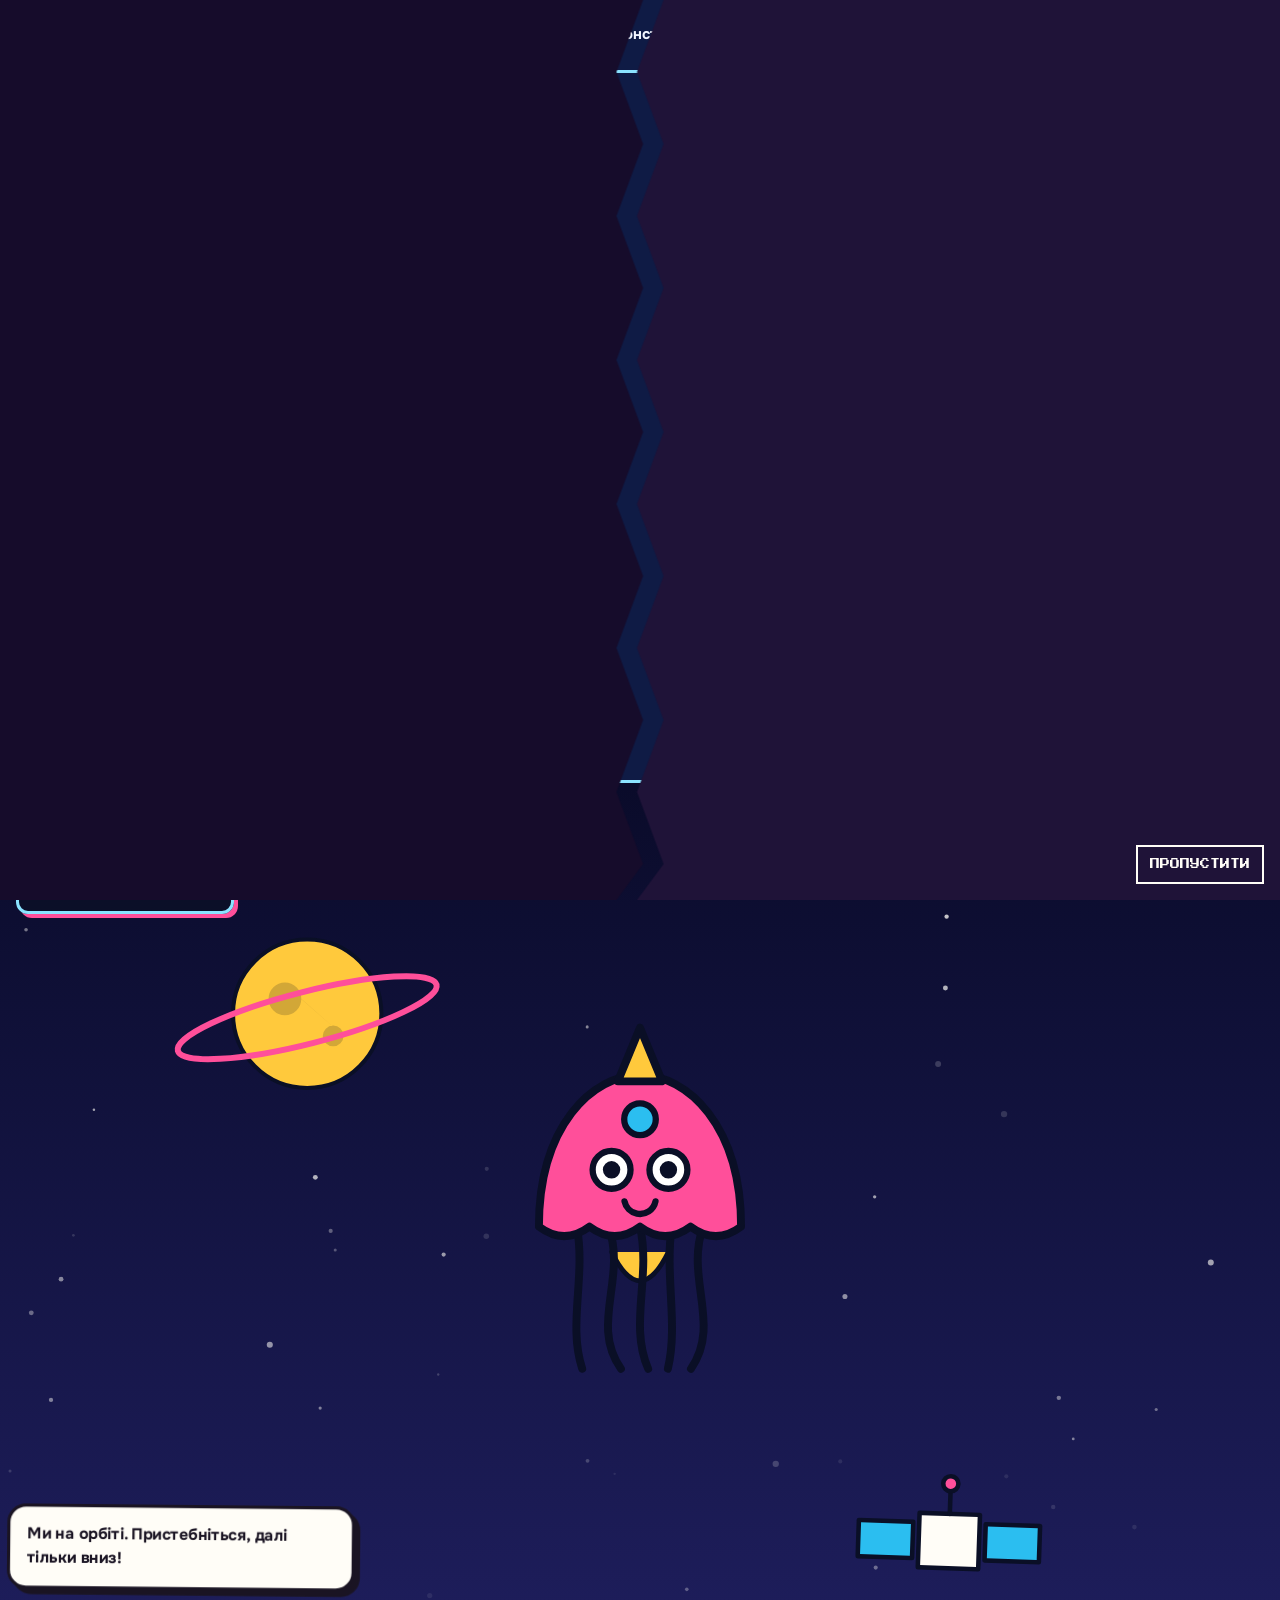
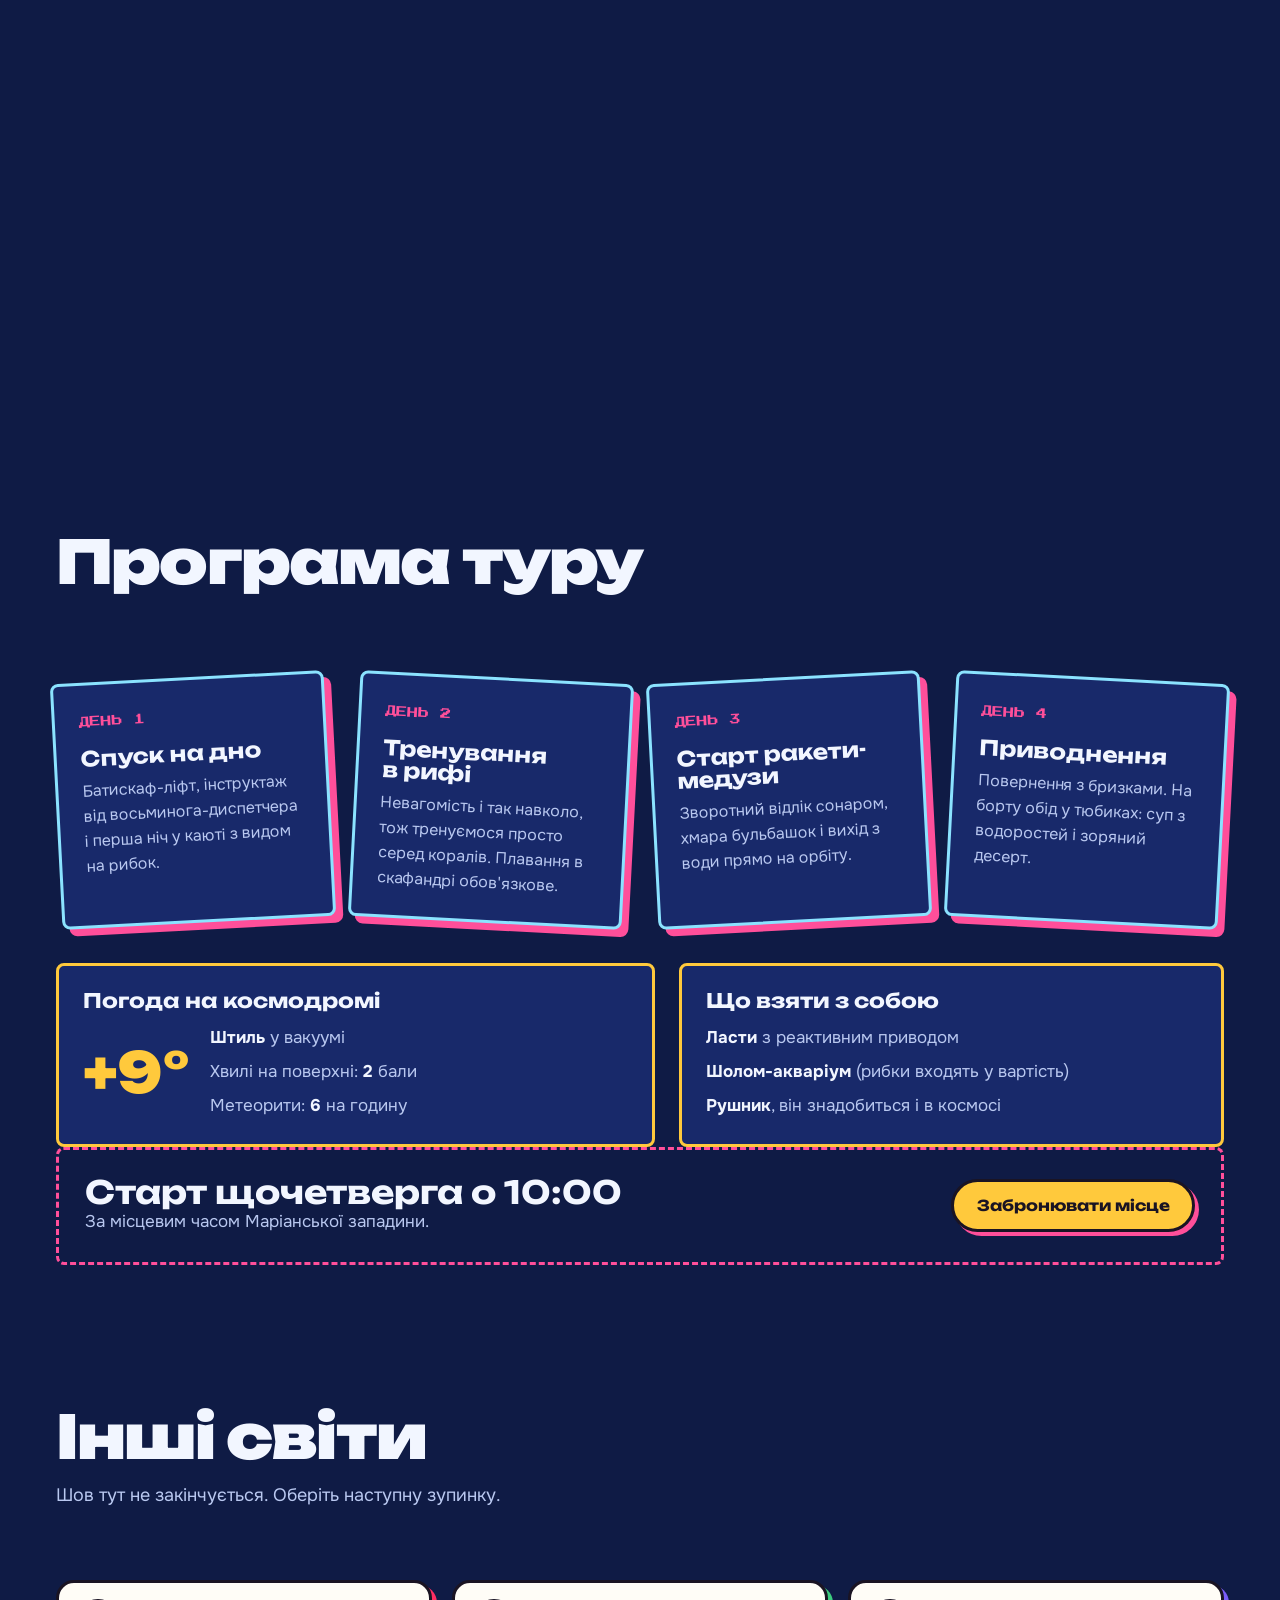
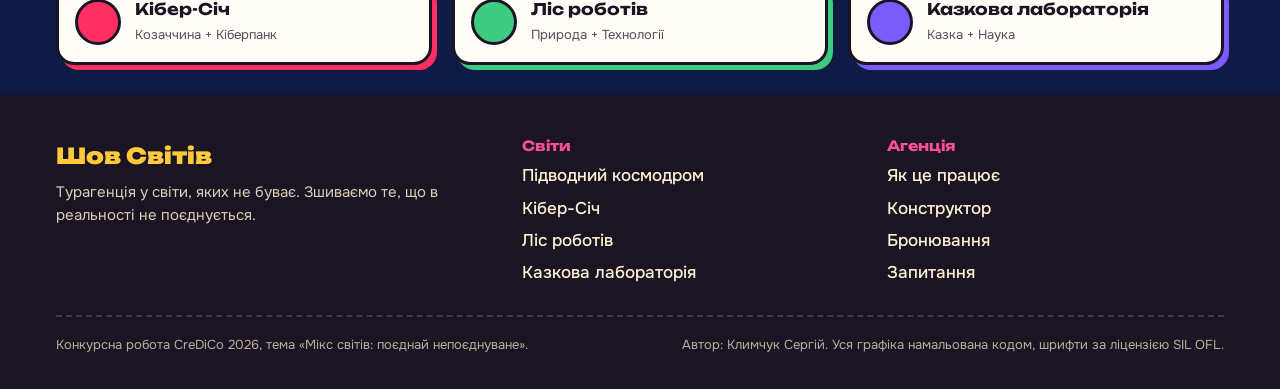
<file: Klymchuk_tour-kosmodrom.html>
<!doctype html>
<html lang="uk">
<head>
<meta charset="utf-8">
<meta name="viewport" content="width=device-width, initial-scale=1, viewport-fit=cover">
<title>Підводний космодром — Шов Світів</title>
<meta name="description" content="Тур «Підводний космодром»: космос і океан. Занурення з орбіти на дно моря просто під час прокрутки сторінки.">
<meta name="author" content="Климчук Сергій">
<link rel="icon" href="img/favicon.svg" type="image/svg+xml">
<link rel="stylesheet" href="css/style.css">
<link rel="stylesheet" href="css/tour.css">
<script>(function(d){try{var s=sessionStorage,l=localStorage,c=l.getItem('ss_calm');if(c==='true'||(c===null&&matchMedia('(prefers-reduced-motion: reduce)').matches))d.classList.add('calm');if(!s.getItem('ss_seen'))d.classList.add('first');else if(s.getItem('ss_nav'))d.classList.add('entering')}catch(e){}setTimeout(function(){d.classList.remove('first','entering')},5000)})(document.documentElement)</script>
</head>
<body data-page="tour" data-world="kosmodrom">
<div id="loader"><div class="half l"></div><div class="half r"></div><div class="thread"></div>
  <div class="ld" aria-hidden="true"><div class="ld-bar"><i></i><i></i><i></i><i></i><i></i><i></i><i></i><i></i><i></i><i></i></div><div class="ld-t" data-i18n="loader.t">ЗШИВАЄМО СВІТИ...</div><span class="ld-n" id="ldn">0%</span></div>
  <button class="skip" type="button" data-noboom data-i18n="loader.skip">ПРОПУСТИТИ</button></div>
<div id="wipe" aria-hidden="true"><span></span><span></span><span></span><span></span><b></b></div>
<noscript><p class="no-js-note">Для повної роботи сайту увімкніть JavaScript.</p></noscript>
<div id="ss-header"></div>

<main>
  <section class="t-hero">
    <div class="wrap">
      <div class="copy">
        <a class="back" href="index.html#tours" data-i18n="tc.back">← Усі світи</a>
        <p class="kicker" data-i18n="kick">КОСМОС + ОКЕАН</p>
        <h1 class="t-title" data-i18n="title">Підводний космодром</h1>
        <p class="t-lead" data-i18n="lead">Єдиний у світі космодром на дні моря. Ракети тут схожі на медуз, космонавти плавають у ластах, а замість зворотного відліку вмикають сонар.</p>
        <div class="stats">
          <div class="stat"><small data-i18n="tc.dur">Тривалість</small><b data-i18n="s1">4 дні</b></div>
          <div class="stat"><small data-i18n="tc.class">Клас</small><b data-i18n="s2">Акванавт</b></div>
          <div class="stat"><small data-i18n="tc.price">Ціна</small><b data-i18n="s3">від 4 снів</b></div>
        </div>
        <div class="t-cta-row"><a class="btn acc" href="Klymchuk_booking.html" data-book data-i18n="tc.book">Забронювати місце</a><span class="hint-chip" data-i18n="scrollHint">↓ ГОРТАЙТЕ, ЩОБ ЗАНУРИТИСЯ</span></div>
      </div>
      <div class="t-art">
        <svg viewBox="0 0 520 480" role="img" aria-label="Ракета-медуза перетинає межу між космосом і морем" data-i18n-attr="aria-label:artAlt">
          <defs><clipPath id="port"><circle cx="260" cy="240" r="214"/></clipPath></defs>
          <circle cx="268" cy="248" r="222" fill="#FF4F9A"/>
          <g clip-path="url(#port)">
            <rect width="520" height="480" fill="#0A0B2A"/>
            <g id="hStars"></g>
            <circle cx="140" cy="110" r="34" fill="#FFC93C" stroke="#0A0F26" stroke-width="4"/>
            <ellipse cx="140" cy="112" rx="60" ry="12" fill="none" stroke="#FF4F9A" stroke-width="5" transform="rotate(-16 140 112)"/>
            <path id="hWater" d="M 0 250 Q 65 228 130 250 T 260 250 T 390 250 T 520 250 V 480 H 0 Z" fill="#2BBEF0"/>
            <path d="M0 330 Q 65 312 130 330 T 260 330 T 390 330 T 520 330" stroke="#0A0F26" stroke-width="3" fill="none" opacity=".2"/>
            <path d="M0 400 Q 65 382 130 400 T 260 400 T 390 400 T 520 400" stroke="#0A0F26" stroke-width="3" fill="none" opacity=".2"/>
            <path d="M60 480c8-50 30-70 40-110 12 30-4 80 2 110zM420 480c-4-60 20-80 36-120 10 40-4 80 0 120z" fill="#3CCB7F" stroke="#0A0F26" stroke-width="4"/>
            <g class="fishA"><path d="M380 400c16-20 50-20 66 0-16 20-50 20-66 0zM446 400l22-14v28z" fill="#FFC93C" stroke="#0A0F26" stroke-width="4"/><circle cx="395" cy="396" r="4" fill="#0A0F26"/></g>
            <g id="hBubbles"></g>
          </g>
          <circle cx="260" cy="240" r="214" fill="none" stroke="#0A0F26" stroke-width="8"/>
          <g class="hJelly">
            <path class="trail" d="M262 330 q-14 30 0 60 q14 30 0 60" stroke="#FFFDF7" stroke-width="4" fill="none" stroke-dasharray="2 14" stroke-linecap="round"/>
            <path d="M190 250c0-52 32-86 72-86s72 34 72 86c-12 8-24-2-36 4s-24-2-36 4-24-4-36 2-24-4-36-10z" fill="#FF4F9A" stroke="#0A0F26" stroke-width="5"/>
            <path class="tent" d="M 206 262 c -8 34 8 56 -4 86 M 236 266 c 4 34 -10 58 2 92 M 266 268 c -4 34 10 56 -2 90 M 296 266 c 4 30 -6 48 4 76 M 320 258 c 4 24 -4 38 4 58" stroke="#0A0F26" stroke-width="5" fill="none" stroke-linecap="round"/>
            <circle cx="244" cy="218" r="13" fill="#fff" stroke="#0A0F26" stroke-width="4"/><circle cx="282" cy="218" r="13" fill="#fff" stroke="#0A0F26" stroke-width="4"/>
            <circle class="pupil" cx="244" cy="219" r="6" fill="#0A0F26"/><circle class="pupil" cx="282" cy="219" r="6" fill="#0A0F26"/>
            <path d="M250 242q13 10 26 0" stroke="#0A0F26" stroke-width="4" fill="none" stroke-linecap="round"/>
            <path d="M246 168l16-40 16 40" fill="#FFC93C" stroke="#0A0F26" stroke-width="4" stroke-linejoin="round"/>
            <circle cx="262" cy="190" r="10" fill="#2BBEF0" stroke="#0A0F26" stroke-width="4"/>
          </g>
        </svg>
      </div>
    </div>
  </section>

  <section class="dive" id="dive" aria-labelledby="diveTitle">
    <div class="dive-stick">
      <canvas id="diveCv" role="img" aria-label="Анімація занурення з орбіти на дно моря, керується прокруткою" data-i18n-attr="aria-label:diveAlt"></canvas>
      <div class="gauge" aria-live="off"><small id="diveTitle" data-i18n="gaugeT">ВИСОТОМІР-ГЛИБИНОМІР</small><b id="gVal">+400 км</b><span class="zone" id="gZone">Орбіта</span></div>
      <div class="dive-cap" id="dCap" aria-live="polite"><span id="dCapT">Ми на орбіті. Пристебніться, далі тільки вниз!</span></div>
    </div>
  </section>

  <section class="t-sec">
    <div class="wrap">
      <h2 data-i18n="tc.prog">Програма туру</h2>
      <div class="days" style="--cols:4">
        <div class="day"><span class="d" data-i18n="d1n">ДЕНЬ 1</span><h3 data-i18n="d1t">Спуск на дно</h3><p data-i18n="d1">Батискаф-ліфт, інструктаж від восьминога-диспетчера і перша ніч у каюті з видом на рибок.</p></div>
        <div class="day"><span class="d" data-i18n="d2n">ДЕНЬ 2</span><h3 data-i18n="d2t">Тренування в рифі</h3><p data-i18n="d2">Невагомість і так навколо, тож тренуємося просто серед коралів. Плавання в скафандрі обов'язкове.</p></div>
        <div class="day"><span class="d" data-i18n="d3n">ДЕНЬ 3</span><h3 data-i18n="d3t">Старт ракети-медузи</h3><p data-i18n="d3">Зворотний відлік сонаром, хмара бульбашок і вихід з води прямо на орбіту.</p></div>
        <div class="day"><span class="d" data-i18n="d4n">ДЕНЬ 4</span><h3 data-i18n="d4t">Приводнення</h3><p data-i18n="d4">Повернення з бризками. На борту обід у тюбиках: суп з водоростей і зоряний десерт.</p></div>
      </div>
    </div>
  </section>

  <section class="t-sec" style="padding-top:0">
    <div class="wrap">
      <div class="side">
        <div class="panel"><h3 data-i18n="wxT">Погода на космодромі</h3>
          <div class="wx"><span class="t" id="wx-temp">+12°</span>
            <ul><li data-i18n-html="wx1"><b>Штиль</b> у вакуумі</li><li><span data-i18n="wx2">Хвилі на поверхні:</span> <b id="wx-a">2</b> <span data-i18n="wx2u">бали</span></li><li><span data-i18n="wx3">Метеорити:</span> <b id="wx-b">3</b> <span data-i18n="wx3u">на годину</span></li></ul></div></div>
        <div class="panel"><h3 data-i18n="tc.pack">Що взяти з собою</h3>
          <ul><li data-i18n-html="p1"><b>Ласти</b> з реактивним приводом</li><li data-i18n-html="p2"><b>Шолом-акваріум</b> (рибки входять у вартість)</li><li data-i18n-html="p3"><b>Рушник</b>, він знадобиться і в космосі</li></ul></div>
      </div>
      <div class="t-cta"><div><h3 data-i18n="ctaT">Старт щочетверга о 10:00</h3><p data-i18n="ctaP">За місцевим часом Маріанської западини.</p></div><a class="btn acc" href="Klymchuk_booking.html" data-book data-i18n="tc.book">Забронювати місце</a></div>
    </div>
  </section>

  <section class="t-sec">
    <div class="wrap">
      <h2 data-i18n="tc.more">Інші світи</h2>
      <p class="intro" data-i18n="tc.moreSub">Шов тут не закінчується. Оберіть наступну зупинку.</p>
      <div class="more" id="more"></div>
    </div>
  </section>
</main>

<div id="ss-footer"></div>
<script src="js/vendor/gsap.min.js"></script>
<script src="js/vendor/ScrollTrigger.min.js"></script>
<script src="js/core.js"></script>
<script src="js/tour.js"></script>
<script src="js/pages/kosmodrom.js"></script>
</body>
</html>
</file>
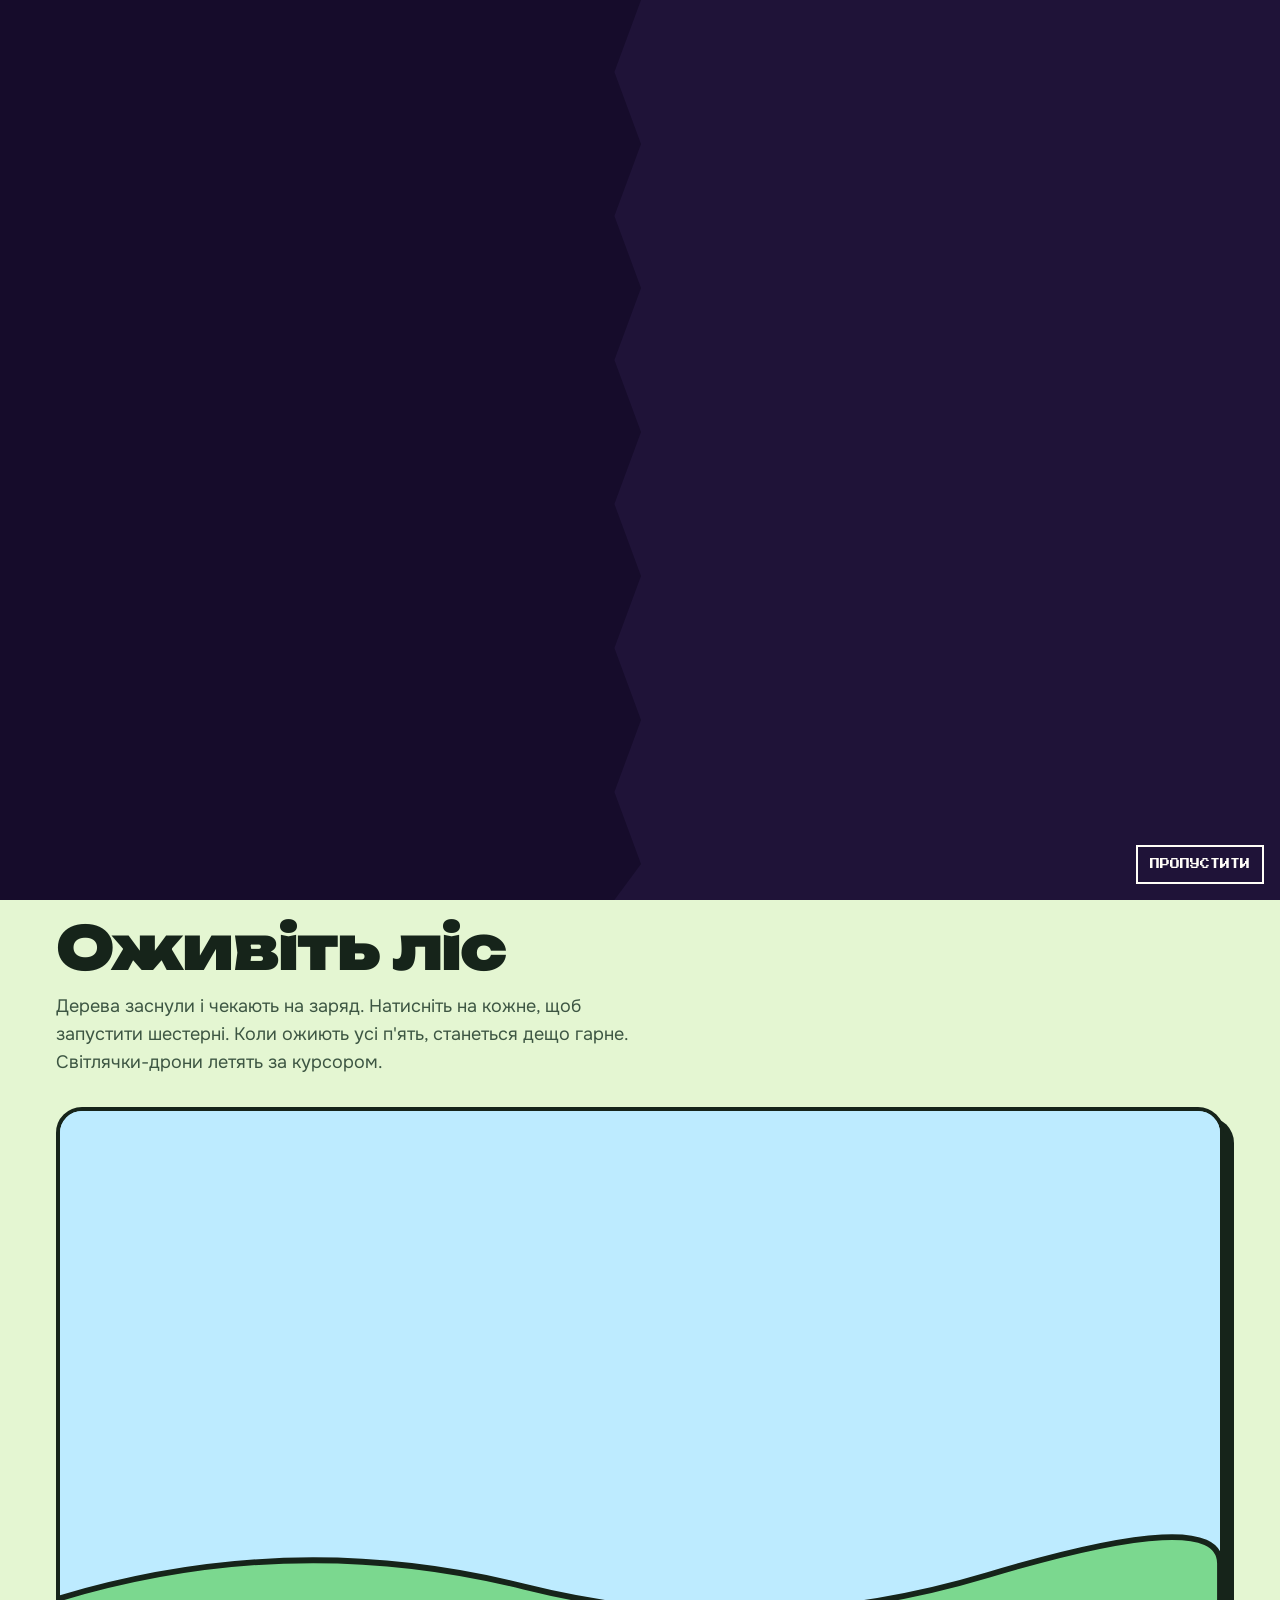
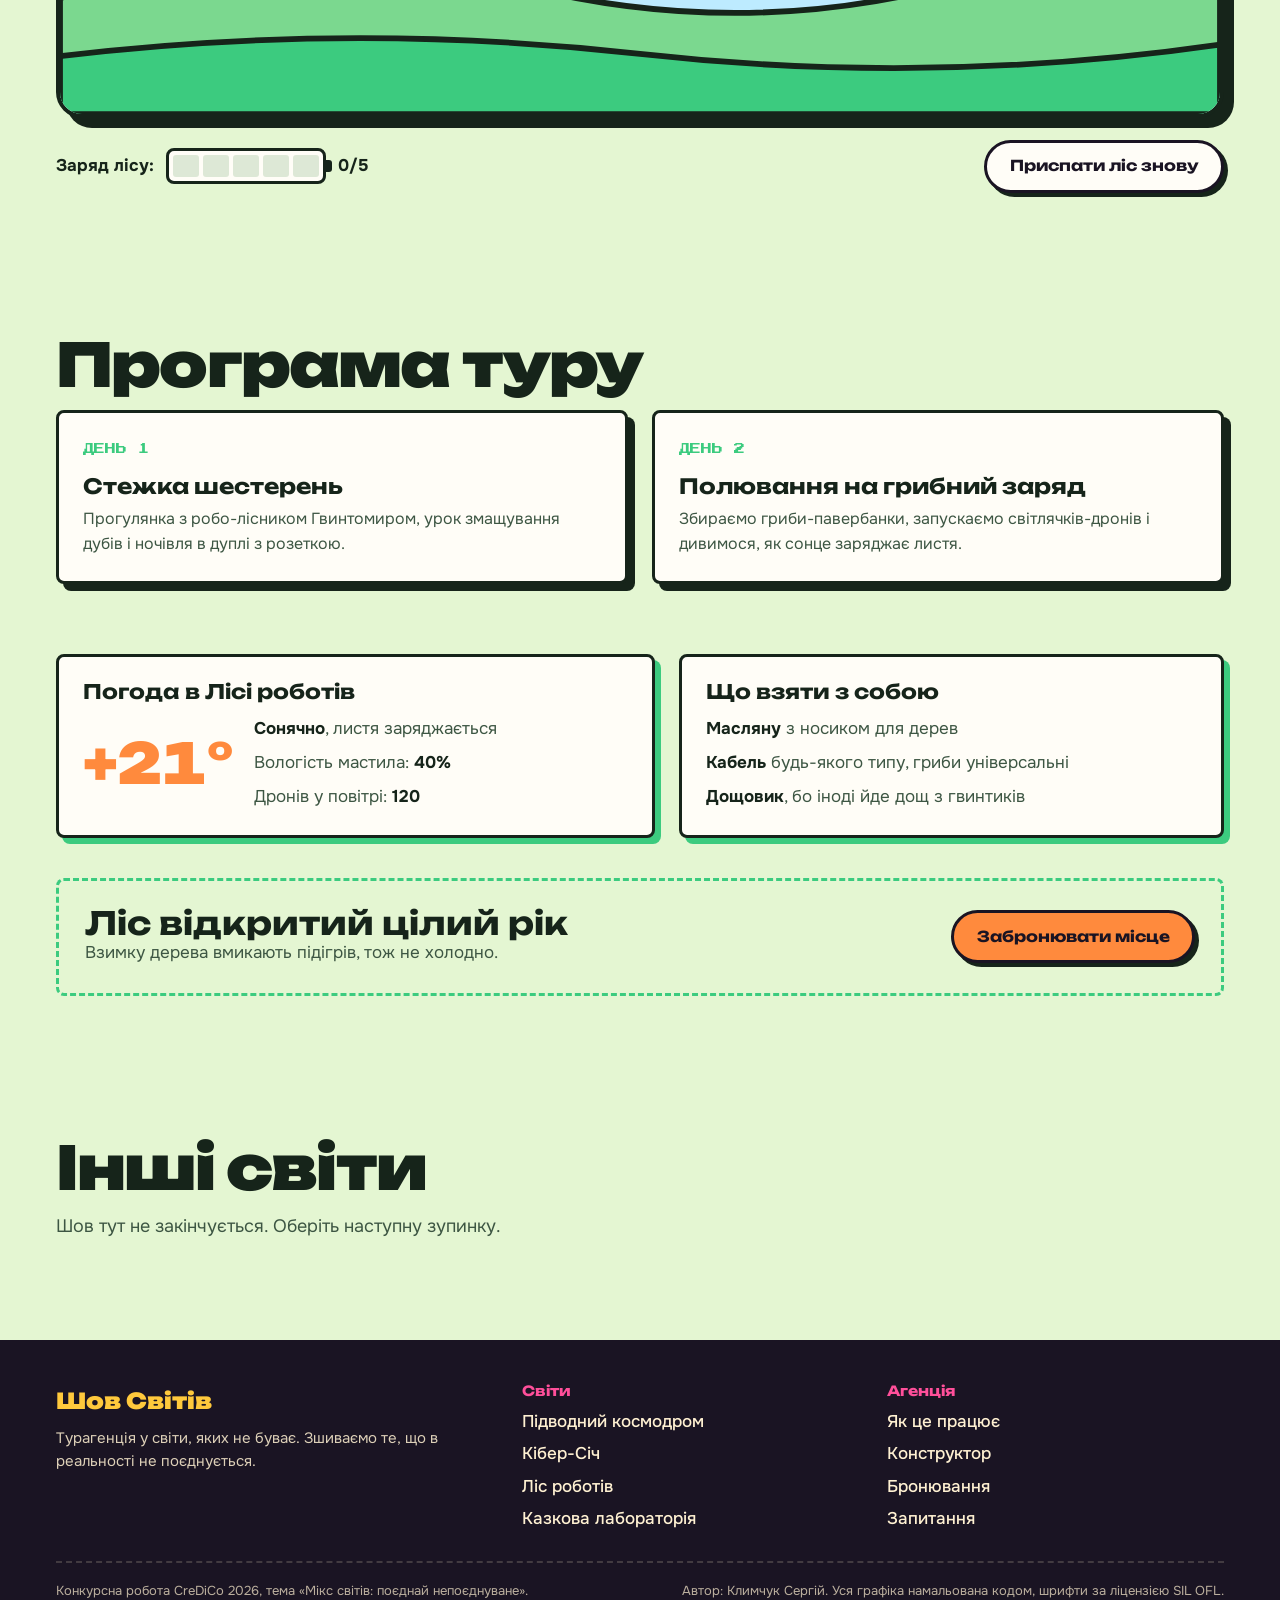
<file: Klymchuk_tour-lis-robotiv.html>
<!doctype html>
<html lang="uk">
<head>
<meta charset="utf-8">
<meta name="viewport" content="width=device-width, initial-scale=1, viewport-fit=cover">
<title>Ліс роботів — Шов Світів</title>
<meta name="description" content="Тур «Ліс роботів»: природа і технології. Оживіть дерева з шестернями та зберіть світлячків-дронів.">
<meta name="author" content="Климчук Сергій">
<link rel="icon" href="img/favicon.svg" type="image/svg+xml">
<link rel="stylesheet" href="css/style.css">
<link rel="stylesheet" href="css/tour.css">
<script>(function(d){try{var s=sessionStorage,l=localStorage,c=l.getItem('ss_calm');if(c==='true'||(c===null&&matchMedia('(prefers-reduced-motion: reduce)').matches))d.classList.add('calm');if(!s.getItem('ss_seen'))d.classList.add('first');else if(s.getItem('ss_nav'))d.classList.add('entering')}catch(e){}setTimeout(function(){d.classList.remove('first','entering')},5000)})(document.documentElement)</script>
</head>
<body data-page="tour" data-world="lis">
<div id="loader"><div class="half l"></div><div class="half r"></div><div class="thread"></div>
  <div class="ld" aria-hidden="true"><div class="ld-bar"><i></i><i></i><i></i><i></i><i></i><i></i><i></i><i></i><i></i><i></i></div><div class="ld-t" data-i18n="loader.t">ЗШИВАЄМО СВІТИ...</div><span class="ld-n" id="ldn">0%</span></div>
  <button class="skip" type="button" data-noboom data-i18n="loader.skip">ПРОПУСТИТИ</button></div>
<div id="wipe" aria-hidden="true"><span></span><span></span><span></span><span></span><b></b></div>
<noscript><p class="no-js-note">Для повної роботи сайту увімкніть JavaScript.</p></noscript>
<div id="ss-header"></div>

<main>
  <section class="t-hero">
    <div class="halftone"></div>
    <div class="wrap">
      <div class="copy">
        <a class="back" href="index.html#tours" data-i18n="tc.back">← Усі світи</a>
        <p class="kicker" data-i18n="kick">ПРИРОДА + ТЕХНОЛОГІЇ</p>
        <h1 class="t-title" data-i18n="title">Ліс роботів</h1>
        <p class="t-lead" data-i18n="lead">Тут дерева ростуть із шестерень, а листя замінює сонячні панелі. Світлячки виявилися дронами, гриби заряджають телефони, а лісник дуже просить не забувати змащувати сосни.</p>
        <div class="stats">
          <div class="stat"><small data-i18n="tc.dur">Тривалість</small><b data-i18n="s1">2 дні</b></div>
          <div class="stat"><small data-i18n="tc.class">Клас</small><b data-i18n="s2">Механолог</b></div>
          <div class="stat"><small data-i18n="tc.price">Ціна</small><b data-i18n="s3">від 2 снів</b></div>
        </div>
        <div class="t-cta-row"><a class="btn acc" href="Klymchuk_booking.html" data-book data-i18n="tc.book">Забронювати місце</a></div>
      </div>
      <div class="t-art">
        <svg id="heroArt" viewBox="0 0 520 480" role="img" aria-label="Дерево-робот із шестернею замість крони" data-i18n-attr="aria-label:artAlt"></svg>
      </div>
    </div>
  </section>

  <section class="t-sec" aria-labelledby="groveT">
    <div class="wrap">
      <p class="kicker" data-i18n="gK">ІНТЕРАКТИВ</p>
      <h2 id="groveT" data-i18n="gT">Оживіть ліс</h2>
      <p class="intro" data-i18n="gI">Дерева заснули і чекають на заряд. Натисніть на кожне, щоб запустити шестерні. Коли ожиють усі п'ять, станеться дещо гарне. Світлячки-дрони летять за курсором.</p>
      <div class="grove" id="grove">
        <svg id="groveSvg" viewBox="0 0 1000 520" role="group" aria-label="Ліс із п'яти дерев-роботів" data-i18n-attr="aria-label:groveAlt">
          <rect id="sky" width="1000" height="520" fill="#BDEBFF"/>
          <circle id="sun" cx="840" cy="470" r="60" fill="#FFC93C" stroke="#16241A" stroke-width="5"/>
          <path d="M0 420 Q 200 360 400 410 T 800 400 T 1000 390 V520 H0Z" fill="#7BD88F" stroke="#16241A" stroke-width="5"/>
          <path d="M0 470 Q 250 440 500 468 T 1000 460 V520 H0Z" fill="#3CCB7F" stroke="#16241A" stroke-width="5"/>
          <g id="trees"></g>
          <g id="shrooms"></g>
        </svg>
        <canvas id="droneCv" aria-hidden="true"></canvas>
      </div>
      <div class="charge">
        <div class="battery"><span data-i18n="charge">Заряд лісу:</span> <span class="cells" aria-hidden="true"><i></i><i></i><i></i><i></i><i></i></span> <b id="chargeN" aria-live="polite">0/5</b></div>
        <button class="btn ghost" type="button" id="resetGrove" data-i18n="reset">Приспати ліс знову</button>
      </div>
    </div>
  </section>

  <section class="t-sec">
    <div class="wrap">
      <h2 data-i18n="tc.prog">Програма туру</h2>
      <div class="days" style="--cols:2">
        <div class="day"><span class="d" data-i18n="d1n">ДЕНЬ 1</span><h3 data-i18n="d1t">Стежка шестерень</h3><p data-i18n="d1">Прогулянка з робо-лісником Гвинтомиром, урок змащування дубів і ночівля в дуплі з розеткою.</p></div>
        <div class="day"><span class="d" data-i18n="d2n">ДЕНЬ 2</span><h3 data-i18n="d2t">Полювання на грибний заряд</h3><p data-i18n="d2">Збираємо гриби-павербанки, запускаємо світлячків-дронів і дивимося, як сонце заряджає листя.</p></div>
      </div>
    </div>
  </section>

  <section class="t-sec" style="padding-top:0">
    <div class="wrap">
      <div class="side">
        <div class="panel"><h3 data-i18n="wxT">Погода в Лісі роботів</h3>
          <div class="wx"><span class="t" id="wx-temp">+21°</span>
            <ul><li data-i18n-html="wx1"><b>Сонячно</b>, листя заряджається</li><li><span data-i18n="wx2">Вологість мастила:</span> <b id="wx-a">40%</b></li><li><span data-i18n="wx3">Дронів у повітрі:</span> <b id="wx-b">120</b></li></ul></div></div>
        <div class="panel"><h3 data-i18n="tc.pack">Що взяти з собою</h3>
          <ul><li data-i18n-html="p1"><b>Масляну</b> з носиком для дерев</li><li data-i18n-html="p2"><b>Кабель</b> будь-якого типу, гриби універсальні</li><li data-i18n-html="p3"><b>Дощовик</b>, бо іноді йде дощ з гвинтиків</li></ul></div>
      </div>
      <div class="t-cta"><div><h3 data-i18n="ctaT">Ліс відкритий цілий рік</h3><p data-i18n="ctaP">Взимку дерева вмикають підігрів, тож не холодно.</p></div><a class="btn acc" href="Klymchuk_booking.html" data-book data-i18n="tc.book">Забронювати місце</a></div>
    </div>
  </section>

  <section class="t-sec">
    <div class="wrap">
      <h2 data-i18n="tc.more">Інші світи</h2>
      <p class="intro" data-i18n="tc.moreSub">Шов тут не закінчується. Оберіть наступну зупинку.</p>
      <div class="more" id="more"></div>
    </div>
  </section>
</main>

<div id="ss-footer"></div>
<script src="js/vendor/gsap.min.js"></script>
<script src="js/vendor/ScrollTrigger.min.js"></script>
<script src="js/core.js"></script>
<script src="js/tour.js"></script>
<script src="js/pages/lis-robotiv.js"></script>
</body>
</html>
</file>
<file: css/style.css>
@font-face{font-family:"Unbounded";font-weight:500;font-display:swap;src:url("../fonts/unbounded-cyrillic-500-normal.woff2") format("woff2");unicode-range:U+0301,U+0400-045F,U+0490-0491,U+04B0-04B1,U+2116}
@font-face{font-family:"Unbounded";font-weight:500;font-display:swap;src:url("../fonts/unbounded-latin-500-normal.woff2") format("woff2");unicode-range:U+0000-00FF,U+0131,U+0152-0153,U+02BB-02BC,U+02C6,U+02DA,U+02DC,U+2000-206F,U+20AC,U+2122,U+2212}
@font-face{font-family:"Unbounded";font-weight:700;font-display:swap;src:url("../fonts/unbounded-cyrillic-700-normal.woff2") format("woff2");unicode-range:U+0301,U+0400-045F,U+0490-0491,U+04B0-04B1,U+2116}
@font-face{font-family:"Unbounded";font-weight:700;font-display:swap;src:url("../fonts/unbounded-latin-700-normal.woff2") format("woff2");unicode-range:U+0000-00FF,U+0131,U+0152-0153,U+02BB-02BC,U+02C6,U+02DA,U+02DC,U+2000-206F,U+20AC,U+2122,U+2212}
@font-face{font-family:"Unbounded";font-weight:900;font-display:swap;src:url("../fonts/unbounded-cyrillic-900-normal.woff2") format("woff2");unicode-range:U+0301,U+0400-045F,U+0490-0491,U+04B0-04B1,U+2116}
@font-face{font-family:"Unbounded";font-weight:900;font-display:swap;src:url("../fonts/unbounded-latin-900-normal.woff2") format("woff2");unicode-range:U+0000-00FF,U+0131,U+0152-0153,U+02BB-02BC,U+02C6,U+02DA,U+02DC,U+2000-206F,U+20AC,U+2122,U+2212}
@font-face{font-family:"Onest";font-weight:400;font-display:swap;src:url("../fonts/onest-cyrillic-400-normal.woff2") format("woff2");unicode-range:U+0301,U+0400-045F,U+0490-0491,U+04B0-04B1,U+2116}
@font-face{font-family:"Onest";font-weight:400;font-display:swap;src:url("../fonts/onest-latin-400-normal.woff2") format("woff2");unicode-range:U+0000-00FF,U+0131,U+0152-0153,U+02BB-02BC,U+02C6,U+02DA,U+02DC,U+2000-206F,U+20AC,U+2122,U+2212}
@font-face{font-family:"Onest";font-weight:500;font-display:swap;src:url("../fonts/onest-cyrillic-500-normal.woff2") format("woff2");unicode-range:U+0301,U+0400-045F,U+0490-0491,U+04B0-04B1,U+2116}
@font-face{font-family:"Onest";font-weight:500;font-display:swap;src:url("../fonts/onest-latin-500-normal.woff2") format("woff2");unicode-range:U+0000-00FF,U+0131,U+0152-0153,U+02BB-02BC,U+02C6,U+02DA,U+02DC,U+2000-206F,U+20AC,U+2122,U+2212}
@font-face{font-family:"Onest";font-weight:700;font-display:swap;src:url("../fonts/onest-cyrillic-700-normal.woff2") format("woff2");unicode-range:U+0301,U+0400-045F,U+0490-0491,U+04B0-04B1,U+2116}
@font-face{font-family:"Onest";font-weight:700;font-display:swap;src:url("../fonts/onest-latin-700-normal.woff2") format("woff2");unicode-range:U+0000-00FF,U+0131,U+0152-0153,U+02BB-02BC,U+02C6,U+02DA,U+02DC,U+2000-206F,U+20AC,U+2122,U+2212}
@font-face{font-family:"Press Start 2P";font-weight:400;font-display:swap;src:url("../fonts/press-start-2p-cyrillic-400-normal.woff2") format("woff2");unicode-range:U+0301,U+0400-045F,U+0490-0491,U+04B0-04B1,U+2116}
@font-face{font-family:"Press Start 2P";font-weight:400;font-display:swap;src:url("../fonts/press-start-2p-latin-400-normal.woff2") format("woff2");unicode-range:U+0000-00FF,U+0131,U+0152-0153,U+02BB-02BC,U+02C6,U+02DA,U+02DC,U+2000-206F,U+20AC,U+2122,U+2212}

:root{
  --paper:#FFF1D2; --paper-2:#FFE3A8; --ink:#1A1423; --white:#FFFDF7;
  --sun:#FFC93C; --pop:#FF4F9A; --sea:#2BBEF0; --leaf:#3CCB7F; --violet:#7A5CFA; --orange:#FF8A3D;
  --night:#160C2B; --neon-r:#FF2E63; --neon-y:#FFE45E; --neon-c:#2AF3FF; --lime:#C6F432;
  --f-display:"Unbounded","Arial Black",system-ui,sans-serif;
  --f-body:"Onest","Segoe UI",system-ui,sans-serif;
  --f-pixel:"Press Start 2P","Courier New",monospace;
  --line:3px;
  --gut-l:max(16px,env(safe-area-inset-left,0px));
  --gut-r:max(16px,env(safe-area-inset-right,0px));
  --bg:var(--paper); --text:var(--ink); --sub:#4A3F55; --surface:var(--white); --outline:var(--ink);
  --acc1:var(--sun); --acc2:var(--pop); --shadow-c:var(--ink); --nav-bg:var(--paper);
  color-scheme:light;
}
body[data-world="kosmodrom"]{--bg:#0F1B45;--text:#F2F6FF;--sub:#B9C8F0;--surface:#18296A;--outline:#0A0F26;--acc1:#FFC93C;--acc2:#FF4F9A;--shadow-c:#2BBEF0;--nav-bg:#0F1B45}
body[data-world="cybersich"]{--bg:#160C2B;--text:#EDE6FF;--sub:#CFC6EE;--surface:#22143F;--outline:#2AF3FF;--acc1:#FFE45E;--acc2:#FF2E63;--shadow-c:#FF2E63;--nav-bg:#160C2B}
body[data-world="lis"]{--bg:#E4F6D2;--text:#16241A;--sub:#3D5643;--surface:#FFFDF7;--outline:#16241A;--acc1:#FF8A3D;--acc2:#3CCB7F;--shadow-c:#16241A;--nav-bg:#E4F6D2}
body[data-world="lab"]{--bg:#2A1752;--text:#F5EEFF;--sub:#CDBDF2;--surface:#3A2470;--outline:#120826;--acc1:#C6F432;--acc2:#FF4F9A;--shadow-c:#C6F432;--nav-bg:#2A1752}
body[data-world="constructor"]{--bg:#FFE3A8;--nav-bg:#FFE3A8}
body[data-world="booking"]{--bg:#DFF4FF;--nav-bg:#DFF4FF}

*{box-sizing:border-box}
html{scroll-behavior:smooth;-webkit-text-size-adjust:100%}
body{margin:0;background:var(--bg);color:var(--text);font:400 17px/1.55 var(--f-body);overflow-x:hidden;min-height:100vh}
body::before{content:"";position:fixed;inset:0 0 auto;height:env(safe-area-inset-top,0px);z-index:70;background:var(--nav-bg)}
h1,h2,h3,h4{font-family:var(--f-display);line-height:1.05;margin:0;text-wrap:balance}
p{margin:0}
a{color:inherit}
button,input,select,textarea{font:inherit;color:inherit}
img,svg{max-width:100%}
:focus-visible{outline:3px solid var(--violet);outline-offset:3px;border-radius:6px}
body[data-world="cybersich"] :focus-visible,body[data-world="lab"] :focus-visible,body[data-world="kosmodrom"] :focus-visible{outline-color:var(--acc1)}
.wrap{max-width:1200px;margin:0 auto;padding-left:var(--gut-l);padding-right:var(--gut-r)}
.sr{position:absolute!important;width:1px;height:1px;overflow:hidden;clip:rect(0 0 0 0);white-space:nowrap}
.halftone{position:absolute;inset:0;pointer-events:none;background-image:radial-gradient(currentColor 1.1px,transparent 1.7px);background-size:11px 11px;opacity:.10;color:var(--ink)}
.no-js-note{padding:24px;text-align:center;font-weight:700}

.btn{display:inline-flex;align-items:center;justify-content:center;gap:.55em;font-family:var(--f-display);font-weight:700;font-size:15px;line-height:1.2;
  padding:.95em 1.5em;border:var(--line) solid var(--ink);border-radius:999px;background:var(--sun);color:var(--ink);
  box-shadow:4px 4px 0 var(--shadow-c);cursor:pointer;text-decoration:none;transition:transform .15s,box-shadow .15s;text-align:center}
.btn:hover{transform:translate(-2px,-2px);box-shadow:6px 6px 0 var(--shadow-c)}
.btn:active{transform:translate(4px,4px);box-shadow:0 0 0 var(--shadow-c)}
.btn.ghost{background:var(--white)}
.btn.pink{background:var(--pop)}
.btn.acc{background:var(--acc1)}
.btn[disabled]{opacity:.5;cursor:not-allowed;transform:none}
.btn svg{width:18px;height:18px;flex:none}
.chip{border:2px solid var(--outline);background:var(--surface);color:var(--text);border-radius:999px;padding:7px 12px;font-weight:700;font-size:13px;cursor:pointer;box-shadow:2px 2px 0 var(--shadow-c);line-height:1.2;white-space:nowrap}
.chip[aria-pressed="true"]{background:var(--acc1);color:var(--ink)}

.marquee{background:var(--ink);color:var(--sun);font-family:var(--f-display);font-weight:500;font-size:13px;overflow:hidden;white-space:nowrap;padding:9px 0}
.marquee div{display:inline-flex;gap:38px;animation:mq 36s linear infinite;padding-left:38px}
.marquee span::before{content:"✦";margin-right:38px;color:var(--pop)}
@keyframes mq{to{transform:translateX(-50%)}}
header.top{position:sticky;top:env(safe-area-inset-top,0px);z-index:50;background:var(--nav-bg);border-bottom:var(--line) solid var(--outline)}
header.top .wrap{display:flex;align-items:center;gap:16px;height:70px}
.logo{display:flex;align-items:center;gap:10px;text-decoration:none;font-family:var(--f-display);font-weight:900;font-size:19px;letter-spacing:-.02em;white-space:nowrap;color:var(--text)}
.logo svg{width:44px;height:44px;flex:none;transition:transform .5s cubic-bezier(.3,1.8,.5,1)}
.logo:hover svg{transform:rotate(180deg)}
.nav-links{display:flex;gap:4px;margin-left:auto}
.nav-links a{text-decoration:none;font-weight:700;font-size:15px;padding:8px 13px;border:2px solid transparent;border-radius:999px;color:var(--text);white-space:nowrap}
.nav-links a:hover,.nav-links a[aria-current="page"]{border-color:var(--outline);background:var(--surface)}
.tgl{display:flex;gap:8px}
.burger{display:none;margin-left:auto;width:46px;height:46px;border:var(--line) solid var(--outline);border-radius:12px;background:var(--acc1);box-shadow:3px 3px 0 var(--shadow-c);cursor:pointer;place-items:center}
.burger svg{width:24px;height:24px}
@media (max-width:1000px){
  .nav-links,.tgl{display:none}
  .burger{display:grid}
}
.menu{position:fixed;inset:0;z-index:80;background:var(--ink);color:var(--white);display:flex;flex-direction:column;
  padding:calc(24px + env(safe-area-inset-top,0px)) var(--gut-r) calc(24px + env(safe-area-inset-bottom,0px)) var(--gut-l);overflow:auto}
.menu[hidden]{display:none!important}
.menu .close{align-self:flex-end;width:50px;height:50px;border-radius:50%;border:3px solid var(--white);background:var(--pop);color:var(--ink);font-size:26px;font-weight:900;cursor:pointer;line-height:1}
.menu nav{display:flex;flex-direction:column;gap:6px;margin:20px 0 30px}
.menu nav a{font-family:var(--f-display);font-weight:900;font-size:clamp(28px,8vw,44px);text-decoration:none;color:var(--white);padding:6px 0;border-bottom:3px dashed rgba(255,255,255,.2)}
.menu nav a[aria-current="page"]{color:var(--sun)}
.menu .tgl{display:flex;flex-wrap:wrap}
.menu .chip{background:transparent;color:var(--white);border-color:var(--white);box-shadow:none}
.menu .chip[aria-pressed="true"]{background:var(--sun);color:var(--ink)}

.thread-progress{position:fixed;left:0;right:0;top:env(safe-area-inset-top,0px);height:5px;z-index:55;pointer-events:none}
.thread-progress i{display:block;height:100%;width:100%;transform-origin:left;transform:scaleX(var(--p,0));
  background:repeating-linear-gradient(90deg,var(--acc2) 0 14px,transparent 14px 22px)}

#loader{position:fixed;inset:0;z-index:100;display:none;place-items:center}
html.first #loader{display:grid}
#loader[hidden]{display:none!important}
#loader .half{position:absolute;top:0;bottom:0;width:52%;background:var(--night)}
#loader .half.l{left:0;clip-path:polygon(0 0,100% 0,96% 8%,100% 16%,96% 24%,100% 32%,96% 40%,100% 48%,96% 56%,100% 64%,96% 72%,100% 80%,96% 88%,100% 96%,96% 100%,0 100%)}
#loader .half.r{right:0;background:#1F1338;clip-path:polygon(4% 0,100% 0,100% 100%,0 100%,4% 96%,0 88%,4% 80%,0 72%,4% 64%,0 56%,4% 48%,0 40%,4% 32%,0 24%,4% 16%,0 8%)}
#loader .ld{position:relative;z-index:2;text-align:center;color:var(--neon-y);font-family:var(--f-pixel);padding:0 16px}
#loader .ld-bar{width:min(340px,80vw);height:30px;border:4px solid var(--white);margin:0 auto 22px;padding:4px;display:flex;gap:4px}
#loader .ld-bar i{flex:1;background:var(--neon-y);opacity:0}
#loader .ld-t{font-size:clamp(12px,2.4vw,18px);letter-spacing:.06em;line-height:1.8}
#loader .ld-n{display:block;margin-top:10px;font-size:11px;color:var(--white);opacity:.7}
#loader .thread{position:absolute;left:50%;top:0;bottom:0;width:6px;transform:translateX(-50%);z-index:1;background:repeating-linear-gradient(var(--pop) 0 18px,transparent 18px 30px)}
#loader .skip{position:absolute;right:calc(16px + env(safe-area-inset-right,0px));bottom:calc(16px + env(safe-area-inset-bottom,0px));z-index:3;font-family:var(--f-pixel);font-size:10px;background:transparent;border:2px solid var(--white);color:var(--white);padding:10px 12px;cursor:pointer}
#wipe{position:fixed;inset:0;z-index:95;pointer-events:none;display:grid;grid-template-columns:repeat(4,1fr)}
#wipe span{background:var(--ink);transform:scaleY(0);transform-origin:top}
#wipe span:nth-child(2){background:var(--pop)}#wipe span:nth-child(3){background:var(--sun)}#wipe span:nth-child(4){background:var(--sea)}
#wipe b{position:fixed;left:50%;top:50%;transform:translate(-50%,-50%) scale(0);font-family:var(--f-display);font-weight:900;font-size:clamp(40px,9vw,120px);color:var(--white);-webkit-text-stroke:4px var(--ink);paint-order:stroke;white-space:nowrap}
html.entering #wipe span{transform:scaleY(1)}

.seam{display:block;width:100%;height:46px}
.seam .fill{fill:var(--ink)}

.sec{position:relative;padding-block:84px}
.sec-head{display:flex;flex-wrap:wrap;gap:16px 40px;align-items:end;justify-content:space-between;margin-bottom:44px}
.sec-head h2{font-size:clamp(34px,5.4vw,66px);font-weight:900;letter-spacing:-.03em}
.sec-head p{max-width:28em;font-size:18px;color:var(--sub)}
.kicker{display:inline-block;font-family:var(--f-pixel);font-size:11px;line-height:1.8;color:var(--acc2);margin-bottom:14px}

footer.foot{background:var(--ink);color:var(--paper);position:relative;z-index:2}
footer.foot .wrap{display:grid;grid-template-columns:1.3fr 1fr 1fr;gap:28px;padding-block:44px 34px}
footer.foot .brand{font-family:var(--f-display);font-weight:900;font-size:22px;margin-bottom:8px;color:var(--sun)}
footer.foot p{font-size:15px;opacity:.85;max-width:26em}
footer.foot h4{font-size:14px;color:var(--pop);margin-bottom:10px}
footer.foot ul{list-style:none;margin:0;padding:0;display:grid;gap:6px}
footer.foot ul a{text-decoration:none;font-weight:500}
footer.foot ul a:hover{text-decoration:underline;text-decoration-thickness:2px;text-underline-offset:4px;color:var(--sun)}
footer.foot .legal{grid-column:1/-1;border-top:2px dashed rgba(255,241,210,.25);padding-top:18px;font-size:13px;opacity:.7;display:flex;flex-wrap:wrap;gap:8px 30px;justify-content:space-between}
@media (max-width:760px){footer.foot .wrap{grid-template-columns:1fr}}

.guide{position:fixed;right:calc(16px + env(safe-area-inset-right,0px));bottom:calc(16px + env(safe-area-inset-bottom,0px));z-index:60;display:flex;align-items:flex-end;gap:8px;pointer-events:none}
.guide>*{pointer-events:auto}
.guide .g-bubble{max-width:min(260px,62vw);background:var(--white);color:var(--ink);border:3px solid var(--ink);border-radius:18px;padding:11px 14px 11px;font-weight:700;font-size:14px;line-height:1.35;box-shadow:4px 4px 0 var(--ink);position:relative;margin-bottom:46px}
.guide .g-bubble::after{content:"";position:absolute;right:-14px;bottom:14px;width:18px;height:16px;background:var(--white);border:3px solid var(--ink);border-left:0;border-bottom:0;transform:skewY(30deg) rotate(10deg)}
.guide .g-bubble[hidden]{display:none}
.guide .g-x{position:absolute;top:-12px;right:-12px;width:26px;height:26px;border-radius:50%;border:2px solid var(--ink);background:var(--pop);font-weight:900;font-size:14px;line-height:1;cursor:pointer;color:var(--ink)}
.guide .g-btn{width:92px;height:92px;border:0;background:transparent;padding:0;cursor:pointer;filter:drop-shadow(3px 4px 0 rgba(26,20,35,.9))}
.guide .g-btn svg{width:100%;height:100%;overflow:visible}
@media (max-width:620px){.guide .g-btn{width:70px;height:70px}.guide .g-bubble{margin-bottom:34px;font-size:13px}}

.boom{position:fixed;z-index:96;pointer-events:none;font-family:var(--f-display);font-weight:900;font-size:34px;color:var(--sun);-webkit-text-stroke:3px var(--ink);paint-order:stroke;white-space:nowrap;left:0;top:0}
.toast{position:fixed;left:50%;bottom:calc(24px + env(safe-area-inset-bottom,0px));transform:translateX(-50%);z-index:97;background:var(--ink);color:var(--sun);font-weight:700;padding:12px 20px;border-radius:999px;border:3px solid var(--sun);max-width:calc(100% - 32px);text-align:center;box-shadow:4px 4px 0 var(--pop)}
.toast[hidden]{display:none}

.mix-tag{display:inline-flex;gap:8px;align-items:center;font-weight:700;font-size:14px;background:var(--white);color:var(--ink);border:2px solid var(--ink);border-radius:999px;padding:6px 14px 6px 6px;box-shadow:3px 3px 0 var(--ink)}
.mix-tag b{background:var(--pop);color:var(--white);border-radius:999px;padding:3px 10px}
.burst{position:absolute;width:76px;height:76px;display:grid;place-items:center;font-family:var(--f-display);font-weight:900;font-size:11.5px;line-height:1.05;text-align:center;z-index:2;color:var(--ink)}
.burst svg{position:absolute;inset:0;width:100%;height:100%;z-index:-1}

.field{display:flex;flex-direction:column;gap:6px}
.field label{font-weight:700;font-size:15px}
.input{width:100%;border:var(--line) solid var(--ink);border-radius:14px;background:var(--white);color:var(--ink);padding:12px 14px;font-size:16px;box-shadow:3px 3px 0 var(--ink)}
.input:focus{outline:none;box-shadow:3px 3px 0 var(--pop);border-color:var(--ink)}
.err{color:#C4123F;font-weight:700;font-size:14px;min-height:1.3em}

@media (prefers-reduced-motion:reduce){
  .marquee div{animation:none}
  html{scroll-behavior:auto}
}
html.calm .marquee div{animation:none}
html.calm *{scroll-behavior:auto}

@media print{
  header.top,footer.foot,.guide,.marquee,.thread-progress,#wipe,#loader,.no-print{display:none!important}
  body{background:#fff}
}
section[id],form[id]{scroll-margin-top:calc(90px + env(safe-area-inset-top,0px))}
</file>
<file: css/home.css>
.hero{position:relative;padding-block:56px 64px;overflow:hidden}
.hero .wrap{display:grid;grid-template-columns:1.05fr 1fr;gap:48px;align-items:center}
.hero-copy{min-width:0;position:relative;z-index:2}
.big{font-size:clamp(52px,7.6vw,112px);font-weight:900;letter-spacing:-.045em;margin:22px 0 8px;position:relative;text-wrap:nowrap}
.big .ln{display:block;white-space:nowrap}
.big .ch{display:inline-block;transition:translate .25s cubic-bezier(.3,1.8,.5,1),rotate .25s cubic-bezier(.3,1.8,.5,1)}
.big .ch:hover{translate:0 -14px;rotate:-6deg}
.big .ln2{color:var(--white);-webkit-text-stroke:var(--line) var(--ink);paint-order:stroke;text-shadow:7px 7px 0 var(--pop)}
.big .stitch{position:absolute;left:0;bottom:-14px;width:min(92%,560px);height:30px;overflow:visible}
.lead{font-size:19px;max-width:30em;margin-top:30px}
.hero-cta{display:flex;flex-wrap:wrap;gap:14px;margin-top:28px}
.scene{position:relative;min-width:0}
.scene-frame{position:relative;border:4px solid var(--ink);border-radius:26px;overflow:hidden;box-shadow:10px 10px 0 var(--ink);background:var(--night);aspect-ratio:560/460;max-width:100%}
.scene svg{display:block;width:100%;height:100%}
#stibok{cursor:pointer}
.bubble{position:absolute;top:-26px;right:-6px;max-width:260px;background:var(--white);border:3px solid var(--ink);border-radius:20px;padding:12px 16px;font-weight:700;font-size:15px;line-height:1.35;box-shadow:4px 4px 0 var(--ink);z-index:3}
.bubble::after{content:"";position:absolute;left:34px;bottom:-16px;width:22px;height:18px;background:var(--white);border:3px solid var(--ink);border-top:0;border-left:0;transform:skewX(-35deg) rotate(18deg)}
.scene .hint{margin-top:18px;font-size:14px;font-weight:500;color:var(--sub)}
@media (max-width:900px){.hero .wrap{grid-template-columns:1fr}.big{font-size:min(16vw,96px)}.bubble{top:-20px;right:6px;max-width:220px;font-size:14px}}

.facts{display:flex;flex-wrap:wrap;gap:12px;margin-top:30px}
.fact{border:2px solid var(--ink);border-radius:14px;padding:8px 14px;background:var(--white);box-shadow:3px 3px 0 var(--ink);font-size:14px}
.fact b{font-family:var(--f-display);font-size:20px;display:block;font-variant-numeric:tabular-nums}

.tours{background:var(--ink);color:var(--white)}
.tours .sec-head h2{color:var(--sun)}
.tours .sec-head p{color:#D9D0E8}
.grid4{display:grid;grid-template-columns:repeat(4,minmax(0,1fr));gap:26px}
@media (max-width:1100px){.grid4{grid-template-columns:repeat(2,minmax(0,1fr))}}
@media (max-width:620px){.grid4{grid-template-columns:1fr}}
.tour{position:relative;background:var(--white);color:var(--ink);border:var(--line) solid var(--ink);border-radius:22px;overflow:hidden;
  box-shadow:8px 8px 0 var(--c,var(--sun));display:flex;flex-direction:column;transition:box-shadow .2s;min-width:0;text-decoration:none}
.tour:hover{box-shadow:12px 12px 0 var(--c,var(--sun))}
.tour .art{position:relative;aspect-ratio:5/4;background:var(--c);border-bottom:var(--line) solid var(--ink);overflow:hidden}
.tour .art svg{position:absolute;inset:0;width:100%;height:100%}
.tour .body{padding:18px 18px 20px;display:flex;flex-direction:column;gap:10px;flex:1}
.tour h3{font-size:21px;font-weight:900;letter-spacing:-.02em}
.tour .mix{font-size:13px;font-weight:700;display:flex;gap:6px;flex-wrap:wrap}
.tour .mix span{border:2px solid var(--ink);border-radius:999px;padding:2px 9px;background:var(--paper)}
.tour p{font-size:16px}
.tour .meta{display:flex;justify-content:space-between;align-items:center;gap:8px;margin-top:auto;padding-top:10px;border-top:2px dashed var(--ink);font-size:14px;font-weight:700}
.tour .go{font-family:var(--f-display);font-size:13px;font-weight:700;border:2px solid var(--ink);border-radius:999px;padding:7px 12px;background:var(--sun);box-shadow:2px 2px 0 var(--ink);white-space:nowrap}
.tour .burst{top:12px;right:12px;transform:rotate(12deg)}

.steps{display:grid;grid-template-columns:repeat(3,minmax(0,1fr));gap:30px;position:relative}
@media (max-width:820px){.steps{grid-template-columns:1fr}}
.steps .thread{position:absolute;left:0;right:0;top:46px;height:40px;width:100%;z-index:0;overflow:visible}
@media (max-width:820px){.steps .thread{display:none}}
.step{background:var(--white);border:var(--line) solid var(--ink);border-radius:8px;padding:26px 24px 28px;box-shadow:6px 6px 0 var(--ink);position:relative;min-width:0;z-index:1}
.step:nth-child(3){transform:rotate(1.2deg)}.step:nth-child(4){transform:rotate(-1deg)}
.step .num{width:62px;height:62px;display:grid;place-items:center;font-family:var(--f-display);font-weight:900;font-size:26px;position:relative;margin-bottom:16px}
.step .num svg{position:absolute;inset:0;z-index:0}.step .num span{position:relative}
.step h3{font-size:23px;margin-bottom:8px}

.reviews{background:var(--sea)}
.reviews .sec-head p{color:var(--ink)}
.revs{display:grid;grid-template-columns:repeat(3,minmax(0,1fr));gap:28px}
@media (max-width:900px){.revs{grid-template-columns:1fr}}
.rev{display:flex;flex-direction:column;gap:18px;min-width:0}
.rev blockquote{margin:0;background:var(--white);border:var(--line) solid var(--ink);border-radius:24px;padding:22px;font-size:17px;font-weight:500;box-shadow:6px 6px 0 var(--ink);position:relative}
.rev blockquote::after{content:"";position:absolute;left:40px;bottom:-17px;width:24px;height:20px;background:var(--white);border:3px solid var(--ink);border-top:0;border-left:0;transform:skewX(-30deg) rotate(20deg)}
.rev .who{display:flex;gap:12px;align-items:center;font-weight:700;padding-left:14px}
.rev .who svg{width:56px;height:56px;flex:none}
.rev .who small{display:block;font-weight:500;opacity:.8}
.stars-rate{display:flex;gap:2px;margin-bottom:8px}
.stars-rate svg{width:18px;height:18px}

.faq-list{display:grid;gap:14px;max-width:860px}
.faq-item{border:var(--line) solid var(--ink);border-radius:18px;background:var(--white);box-shadow:5px 5px 0 var(--ink);overflow:hidden}
.faq-item button{width:100%;display:flex;justify-content:space-between;align-items:center;gap:16px;text-align:left;background:transparent;border:0;padding:18px 20px;cursor:pointer;font-family:var(--f-display);font-weight:700;font-size:17px;line-height:1.3}
.faq-item .pm{flex:none;width:34px;height:34px;border-radius:50%;border:2.5px solid var(--ink);display:grid;place-items:center;background:var(--sun);transition:transform .3s,background .3s;font-size:20px;line-height:1}
.faq-item button[aria-expanded="true"] .pm{transform:rotate(45deg);background:var(--pop)}
.faq-item .ans{padding:0 20px 20px;font-size:17px;max-width:42em}
.faq-item .ans[hidden]{display:none}

.cta{background:var(--sun);border-block:var(--line) solid var(--ink);position:relative;overflow:hidden}
.cta .wrap{display:flex;flex-wrap:wrap;gap:24px;align-items:center;justify-content:space-between;padding-block:60px;position:relative}
.cta h2{font-size:clamp(30px,4.4vw,52px);font-weight:900;letter-spacing:-.03em;max-width:15em}
</file>
<file: css/booking.css>
.b-head{padding-block:48px 20px;position:relative}
.b-head h1{font-size:clamp(42px,7vw,96px);font-weight:900;letter-spacing:-.045em}
.b-head h1 .ch{display:inline-block}
.b-head p{font-size:19px;max-width:34em;margin-top:14px;color:var(--sub)}
.stepper{display:flex;gap:10px;margin:26px 0 0;padding:0;list-style:none;flex-wrap:wrap}
.stepper li{display:flex;align-items:center;gap:10px;border:2.5px solid var(--ink);border-radius:999px;background:var(--white);padding:6px 16px 6px 6px;font-weight:700;font-size:14px;opacity:.55}
.stepper li b{display:grid;place-items:center;width:30px;height:30px;border-radius:50%;border:2.5px solid var(--ink);background:var(--paper);font-family:var(--f-display)}
.stepper li.on{opacity:1;box-shadow:3px 3px 0 var(--ink)}
.stepper li.on b{background:var(--sun)}
.stepper li.done{opacity:1}
.stepper li.done b{background:var(--leaf)}
.b-grid{display:grid;grid-template-columns:minmax(0,1fr) minmax(0,340px);gap:30px;align-items:start;padding-block:20px 60px}
@media (max-width:940px){.b-grid{grid-template-columns:1fr}}
.panel-step{border:var(--line) solid var(--ink);border-radius:22px;background:var(--white);box-shadow:8px 8px 0 var(--ink);padding:26px;min-width:0}
.panel-step[hidden]{display:none}
.panel-step h2{font-size:clamp(24px,3vw,32px);margin-bottom:6px}
.panel-step .sub{color:var(--sub);margin-bottom:20px}
.choices{display:grid;grid-template-columns:repeat(auto-fill,minmax(180px,1fr));gap:14px}
.choice{position:relative;display:block;cursor:pointer;min-width:0}
.choice input{position:absolute;opacity:0;inset:0;margin:0;cursor:pointer}
.choice .card{display:flex;flex-direction:column;gap:6px;height:100%;border:2.5px solid var(--ink);border-radius:16px;padding:14px;background:var(--paper);transition:translate .15s,box-shadow .15s}
.choice .card .sw{width:38px;height:38px;border-radius:50%;border:2.5px solid var(--ink);background:var(--c)}
.choice .card b{font-family:var(--f-display);font-size:15px;line-height:1.2}
.choice .card small{font-size:13px;color:var(--sub)}
.choice .card .price{margin-top:auto;font-weight:700;font-size:14px}
.choice:hover .card{translate:0 -2px}
.choice input:checked + .card{background:var(--sun);box-shadow:4px 4px 0 var(--ink)}
.choice input:focus-visible + .card{outline:3px solid var(--violet);outline-offset:3px}
.eras{display:flex;flex-wrap:wrap;gap:10px;margin-bottom:22px}
.era{position:relative}
.era input{position:absolute;opacity:0;inset:0;margin:0;cursor:pointer}
.era span{display:block;border:2.5px solid var(--ink);border-radius:999px;padding:9px 16px;font-weight:700;background:var(--paper);cursor:pointer}
.era input:checked + span{background:var(--pop);box-shadow:3px 3px 0 var(--ink)}
.era input:focus-visible + span{outline:3px solid var(--violet);outline-offset:3px}
.cal{display:grid;grid-template-columns:repeat(7,minmax(0,1fr));gap:6px;max-width:520px}
.cal .wd{font-size:11px;font-weight:700;text-align:center;color:var(--sub);line-height:1.2;overflow-wrap:anywhere}
.cal button{aspect-ratio:1;border:2px solid var(--ink);border-radius:10px;background:var(--white);font-family:var(--f-display);font-weight:700;font-size:15px;cursor:pointer;min-width:0;padding:0;font-variant-numeric:tabular-nums}
.cal button[aria-pressed="true"]{background:var(--sea);box-shadow:2px 2px 0 var(--ink)}
.cal button[disabled]{background:repeating-linear-gradient(45deg,var(--paper) 0 5px,#E8D8B4 5px 10px);color:#9A8C7A;cursor:not-allowed;text-decoration:line-through}
.trav{display:flex;align-items:center;gap:14px;margin-top:24px;flex-wrap:wrap}
.trav .stepbtn{width:44px;height:44px;border-radius:50%;border:2.5px solid var(--ink);background:var(--sun);font-size:22px;font-weight:900;cursor:pointer;box-shadow:2px 2px 0 var(--ink);line-height:1}
.trav output{font-family:var(--f-display);font-weight:900;font-size:28px;min-width:1.5em;text-align:center;font-variant-numeric:tabular-nums}
.people{display:flex;gap:4px}
.people svg{width:26px;height:34px}
.fields{display:grid;gap:16px;margin-top:22px;max-width:520px}
.check{display:flex;gap:10px;align-items:flex-start;font-weight:500;cursor:pointer}
.check input{width:22px;height:22px;margin-top:2px;accent-color:#FF4F9A;flex:none}
.nav-row{display:flex;justify-content:space-between;gap:12px;margin-top:26px;flex-wrap:wrap}
.summary{position:sticky;top:calc(90px + env(safe-area-inset-top,0px));border:var(--line) solid var(--ink);border-radius:22px;background:var(--ink);color:var(--paper);padding:22px;box-shadow:8px 8px 0 var(--sea);min-width:0}
@media (max-width:940px){.summary{position:static}}
.summary h3{font-size:18px;color:var(--sun);margin-bottom:14px}
.summary dl{margin:0;display:grid;gap:10px}
.summary dt{font-size:12px;opacity:.7}
.summary dd{margin:0;font-weight:700;overflow-wrap:anywhere}
.summary .total{margin-top:16px;padding-top:14px;border-top:2px dashed rgba(255,241,210,.3);display:flex;justify-content:space-between;align-items:baseline;gap:10px}
.summary .total b{font-family:var(--f-display);font-size:30px;color:var(--sun);font-variant-numeric:tabular-nums}

.ticket-sec{padding-block:10px 70px}
.ticket-sec[hidden]{display:none}
.printer{position:relative;max-width:1000px;margin:0 auto}
.slot-top{height:26px;border:var(--line) solid var(--ink);border-radius:14px;background:var(--ink);position:relative;z-index:2;box-shadow:0 6px 0 rgba(26,20,35,.2)}
.ticket-wrap{overflow:hidden;margin:-8px 18px 0;padding:0 10px 14px}
.ticket-wrap canvas{display:block;width:100%;height:auto;filter:drop-shadow(6px 8px 0 rgba(26,20,35,.9))}
.t-actions{display:flex;flex-wrap:wrap;gap:12px;justify-content:center;margin-top:24px}
.tickets{display:grid;grid-template-columns:repeat(auto-fill,minmax(260px,1fr));gap:18px}
.tk{border:var(--line) solid var(--ink);border-radius:18px;background:var(--white);padding:16px;box-shadow:5px 5px 0 var(--c,var(--sun));display:grid;gap:6px;min-width:0}
.tk b{font-family:var(--f-display);font-size:16px;overflow-wrap:anywhere}
.tk small{color:var(--sub);font-size:13px}
.tk .row{display:flex;gap:8px;margin-top:8px;flex-wrap:wrap}
.tk .row button{border:2px solid var(--ink);border-radius:999px;background:var(--paper);padding:6px 12px;font-weight:700;font-size:13px;cursor:pointer}
.tk .row button.danger{background:#FFD3DE}
.empty-state{border:3px dashed var(--ink);border-radius:18px;padding:26px;text-align:center;font-weight:700;background:var(--white)}
.empty-state p{margin-bottom:14px}
@media print{
  .b-head,.b-grid,.mytk,.t-actions,.slot-top{display:none!important}
  .ticket-sec{display:block!important;padding:0}
  .ticket-wrap{margin:0;padding:0;overflow:visible}
  .ticket-wrap canvas{filter:none}
}
</file>
<file: css/constructor.css>
.c-head{padding-block:48px 24px;position:relative}
.c-head h1{font-size:clamp(42px,7vw,96px);font-weight:900;letter-spacing:-.045em}
.c-head h1 .ch{display:inline-block}
.c-head p{font-size:19px;max-width:34em;margin-top:16px;color:var(--sub)}
.c-grid{display:grid;grid-template-columns:minmax(0,380px) minmax(0,1fr);gap:30px;align-items:start;padding-bottom:40px}
@media (max-width:980px){.c-grid{grid-template-columns:1fr}}
.c-panel{border:var(--line) solid var(--ink);border-radius:22px;background:var(--white);box-shadow:8px 8px 0 var(--ink);padding:22px;display:grid;gap:22px;min-width:0}
.c-panel h2{font-size:17px;display:flex;align-items:center;gap:10px;margin-bottom:10px}
.c-panel h2 .tag{display:inline-grid;place-items:center;width:30px;height:30px;border-radius:50%;border:2.5px solid var(--ink);font-size:14px}
.c-panel h2 .tag.a{background:var(--pop)}.c-panel h2 .tag.b{background:var(--sea)}
.worlds{display:grid;grid-template-columns:repeat(4,minmax(0,1fr));gap:8px}
.wbtn{display:flex;flex-direction:column;align-items:center;gap:4px;border:2.5px solid var(--ink);border-radius:14px;background:var(--paper);padding:8px 4px 6px;cursor:pointer;font-weight:700;font-size:12px;line-height:1.15;text-align:center;min-width:0;transition:translate .15s}
.wbtn:hover{translate:0 -2px}
.wbtn i{width:30px;height:30px;border-radius:50%;border:2.5px solid var(--ink);display:block;position:relative;overflow:hidden}
.wbtn i::after{content:"";position:absolute;inset:50% 0 0;background:var(--c2)}
.wbtn[aria-pressed="true"]{background:var(--sun);box-shadow:3px 3px 0 var(--ink)}
.wbtn[disabled]{opacity:.35;cursor:not-allowed;translate:none}
.range-row{display:flex;align-items:center;gap:12px;font-weight:700;font-size:14px}
.range-row span{min-width:0;flex:1;text-align:center}
input[type="range"].stitch-range{-webkit-appearance:none;appearance:none;width:100%;height:16px;border:2.5px solid var(--ink);border-radius:999px;background:linear-gradient(90deg,var(--pop) var(--v,50%),var(--sea) var(--v,50%));margin:10px 0 6px}
input[type="range"].stitch-range::-webkit-slider-thumb{-webkit-appearance:none;width:34px;height:34px;border-radius:50%;background:var(--sun);border:3px solid var(--ink);box-shadow:2px 2px 0 var(--ink);cursor:grab}
input[type="range"].stitch-range::-moz-range-thumb{width:30px;height:30px;border-radius:50%;background:var(--sun);border:3px solid var(--ink);cursor:grab}
.c-actions{display:flex;flex-wrap:wrap;gap:12px}
.c-actions .btn{flex:1 1 auto}
.pairs{font-size:14px;color:var(--sub)}
.pairs b{color:var(--ink);font-variant-numeric:tabular-nums}
.recent{display:flex;flex-wrap:wrap;gap:8px}
.recent button{border:2px solid var(--ink);border-radius:999px;background:var(--paper);padding:5px 11px;font-weight:700;font-size:13px;cursor:pointer}
.recent .empty{font-size:14px;color:var(--sub)}

.stage{min-width:0;display:grid;gap:22px}
.canvas-frame{position:relative;border:4px solid var(--ink);border-radius:24px;overflow:hidden;box-shadow:10px 10px 0 var(--ink);background:var(--night);aspect-ratio:1200/750}
.canvas-frame canvas{display:block;width:100%;height:100%}
.result{border:var(--line) solid var(--ink);border-radius:22px;background:var(--white);box-shadow:8px 8px 0 var(--pop);padding:22px;display:grid;grid-template-columns:minmax(0,1.4fr) minmax(0,1fr);gap:24px}
@media (max-width:760px){.result{grid-template-columns:1fr}}
.result h2{font-size:clamp(26px,3.6vw,40px);font-weight:900;letter-spacing:-.03em;overflow-wrap:anywhere}
.result p{margin-top:10px;font-size:17px}
.swatches{display:flex;gap:8px;margin-top:16px;flex-wrap:wrap}
.swatches button{width:52px;border:2.5px solid var(--ink);border-radius:12px;padding:0;overflow:hidden;cursor:pointer;background:var(--white);font-size:10px;font-weight:700}
.swatches button i{display:block;height:36px;border-bottom:2.5px solid var(--ink)}
.swatches button span{display:block;padding:3px 0;font-variant-numeric:tabular-nums}
.traits{display:grid;gap:12px;align-content:start}
.trait{display:grid;gap:4px;font-weight:700;font-size:14px}
.trait .bar{height:16px;border:2.5px solid var(--ink);border-radius:999px;overflow:hidden;background:var(--paper)}
.trait .bar i{display:block;height:100%;width:0;background:var(--pop);border-right:2.5px solid var(--ink);transition:width .6s cubic-bezier(.3,1.5,.5,1)}
.trait:nth-child(2) .bar i{background:var(--leaf)}.trait:nth-child(3) .bar i{background:var(--violet)}
.res-actions{grid-column:1/-1;display:flex;flex-wrap:wrap;gap:12px}
</file>
<file: css/tour.css>
body[data-world="kosmodrom"]{--outline:#8BE3FF;--shadow-c:#FF4F9A}
body[data-world="lab"]{--outline:#C6F432;--shadow-c:#FF4F9A}

.t-hero{position:relative;padding-block:56px 40px;overflow:hidden;z-index:2}
.t-hero .wrap{display:grid;grid-template-columns:1.05fr 1fr;gap:40px;align-items:center}
@media (max-width:900px){.t-hero .wrap{grid-template-columns:1fr}}
.t-hero .copy{min-width:0;position:relative;z-index:2}
.back{display:flex;width:fit-content;gap:8px;align-items:center;font-weight:700;font-size:14px;color:var(--text);text-decoration:none;border:2px solid var(--outline);border-radius:999px;padding:6px 14px;margin-bottom:24px;background:var(--surface)}
.back:hover{background:var(--acc1);color:var(--ink)}
.t-title{font-size:clamp(46px,8.4vw,118px);font-weight:900;letter-spacing:-.045em;color:var(--acc1);position:relative}
.t-title .ch{display:inline-block}
.t-lead{font-size:19px;max-width:30em;margin:22px 0 26px;color:var(--sub)}
.stats{display:flex;flex-wrap:wrap;gap:12px}
.stat{border:2px solid var(--outline);border-radius:12px;padding:10px 14px;background:var(--surface);box-shadow:4px 4px 0 var(--shadow-c)}
.stat small{display:block;font-size:12px;color:var(--acc2);font-weight:700}
.stat b{font-family:var(--f-display);font-size:17px;color:var(--text)}
.t-cta-row{display:flex;flex-wrap:wrap;gap:14px;margin-top:28px;align-items:center}
.t-art{position:relative;min-width:0;max-width:560px;width:100%;justify-self:center}
.t-art svg{display:block;width:100%;height:auto;overflow:visible}

.t-sec{position:relative;padding-block:70px;z-index:2}
.t-sec h2{font-size:clamp(32px,5vw,60px);font-weight:900;letter-spacing:-.03em;color:var(--text);margin-bottom:14px}
.t-sec .intro{font-size:18px;color:var(--sub);max-width:34em;margin-bottom:30px}
.days{display:grid;grid-template-columns:repeat(var(--cols,3),minmax(0,1fr));gap:24px}
@media (max-width:1000px){.days{grid-template-columns:repeat(2,minmax(0,1fr))}}
@media (max-width:640px){.days{grid-template-columns:1fr}}
.day{border:3px solid var(--outline);border-radius:8px;background:var(--surface);padding:24px;box-shadow:7px 7px 0 var(--shadow-c);min-width:0;transition:translate .2s,rotate .2s}
.day:hover{translate:-3px -3px;rotate:-.6deg}
.day .d{font-family:var(--f-pixel);font-size:11px;color:var(--acc2)}
.day h3{font-size:21px;color:var(--text);margin:12px 0 10px}
.day p{color:var(--sub);font-size:16px}
.side{display:grid;grid-template-columns:1.1fr 1fr;gap:24px}
@media (max-width:900px){.side{grid-template-columns:1fr}}
.panel{border:3px solid var(--acc1);border-radius:8px;padding:24px;background:var(--surface);min-width:0}
.panel h3{color:var(--text);font-size:20px;margin-bottom:14px}
.wx{display:flex;gap:20px;align-items:center;flex-wrap:wrap}
.wx .t{font-family:var(--f-display);font-weight:900;font-size:56px;color:var(--acc1);font-variant-numeric:tabular-nums;line-height:1}
.panel ul{margin:0;padding:0;list-style:none;display:grid;gap:8px;color:var(--sub)}
.panel li b{color:var(--text)}
.t-cta{display:flex;flex-wrap:wrap;gap:16px;align-items:center;justify-content:space-between;margin-top:40px;border:3px dashed var(--acc2);border-radius:8px;padding:26px}
.t-cta h3{font-size:clamp(22px,3vw,32px);color:var(--text)}
.t-cta p{color:var(--sub)}
.more{display:grid;grid-template-columns:repeat(3,minmax(0,1fr));gap:20px}
@media (max-width:820px){.more{grid-template-columns:1fr}}
.more a{display:flex;gap:14px;align-items:center;text-decoration:none;border:3px solid var(--ink);border-radius:18px;background:var(--white);color:var(--ink);padding:14px 16px;box-shadow:5px 5px 0 var(--c);transition:translate .2s,box-shadow .2s;min-width:0}
.more a:hover{translate:-3px -3px;box-shadow:8px 8px 0 var(--c)}
.more .dot{width:46px;height:46px;border-radius:50%;border:3px solid var(--ink);background:var(--c);flex:none}
.more b{font-family:var(--f-display);font-size:16px;display:block}
.more small{font-size:13px;opacity:.75}
.hint-chip{display:inline-flex;align-items:center;gap:8px;font-family:var(--f-pixel);font-size:10px;line-height:1.7;color:var(--acc1)}
.overlay-canvas{position:fixed;inset:0;pointer-events:none;z-index:5}

body[data-world="kosmodrom"] .t-title{color:#FFC93C;-webkit-text-stroke:3px #0A0F26;paint-order:stroke;text-shadow:6px 6px 0 #FF4F9A}
.dive{position:relative;height:320vh}
.dive-stick{position:sticky;top:calc(70px + env(safe-area-inset-top,0px));height:calc(100vh - 70px - env(safe-area-inset-top,0px));overflow:hidden;border-block:3px solid var(--outline)}
.dive canvas{position:absolute;inset:0;width:100%;height:100%;display:block;cursor:crosshair}
.gauge{position:absolute;left:var(--gut-l);top:20px;z-index:2;background:rgba(10,15,38,.8);border:3px solid #8BE3FF;border-radius:12px;padding:12px 16px;font-family:var(--f-pixel);color:#FFE45E;box-shadow:4px 4px 0 #FF4F9A;max-width:calc(100% - 32px)}
.gauge small{display:block;font-size:9px;color:#8BE3FF;margin-bottom:8px;line-height:1.6}
.gauge b{display:block;font-size:clamp(14px,2.4vw,22px);font-weight:400;font-variant-numeric:tabular-nums;white-space:nowrap}
.gauge .zone{display:block;margin-top:8px;font-size:10px;color:#fff;line-height:1.6}
.dive-cap{position:absolute;left:var(--gut-l);bottom:20px;z-index:2;max-width:min(330px,calc(100% - 32px));background:#FFFDF7;color:#1A1423;border:3px solid #1A1423;border-radius:18px;padding:14px 16px;font-weight:700;box-shadow:5px 5px 0 #1A1423;font-size:15px}
.dive-cap span{display:block}

body[data-world="cybersich"] .sky{position:absolute;inset:0;pointer-events:none;z-index:0;background:radial-gradient(60% 50% at 75% 12%,rgba(255,46,99,.28),transparent 70%),radial-gradient(50% 40% at 15% 6%,rgba(42,243,255,.18),transparent 70%)}
body[data-world="cybersich"] .scan{position:fixed;inset:0;pointer-events:none;background:repeating-linear-gradient(transparent 0 3px,rgba(0,0,0,.18) 3px 4px);z-index:4}
html.calm body[data-world="cybersich"] .scan{display:none}
.glitch{position:relative;color:#FFE45E;text-shadow:0 0 22px rgba(255,228,94,.55);white-space:nowrap}
.glitch::before,.glitch::after{content:attr(data-text);position:absolute;inset:0;overflow:hidden;pointer-events:none}
.glitch::before{color:#FF2E63;transform:translate(-4px,0);clip-path:inset(10% 0 60% 0);animation:gl1 2.6s infinite steps(1)}
.glitch::after{color:#2AF3FF;transform:translate(4px,0);clip-path:inset(62% 0 8% 0);animation:gl2 3.1s infinite steps(1)}
@keyframes gl1{0%,100%{clip-path:inset(10% 0 60% 0)}20%{clip-path:inset(40% 0 30% 0);transform:translate(-7px,2px)}40%{clip-path:inset(80% 0 2% 0)}60%{clip-path:inset(0 0 85% 0);transform:translate(3px,-2px)}}
@keyframes gl2{0%,100%{clip-path:inset(62% 0 8% 0)}25%{clip-path:inset(20% 0 66% 0);transform:translate(6px,-1px)}55%{clip-path:inset(48% 0 40% 0)}75%{clip-path:inset(5% 0 80% 0);transform:translate(-3px,1px)}}
html.calm .glitch::before,html.calm .glitch::after{animation:none}
@media (prefers-reduced-motion:reduce){.glitch::before,.glitch::after{animation:none}}
.cossack{position:relative}
#mace{position:absolute;right:0;top:40%;width:30%;aspect-ratio:1;cursor:grab;touch-action:none;filter:drop-shadow(0 0 12px rgba(255,228,94,.7));z-index:3}
#mace:active{cursor:grabbing}
#mace svg{width:100%;height:100%}
#mace:focus-visible{outline:3px dashed #FFE45E}
.mace-hint{position:absolute;right:0;top:31%;font-family:var(--f-pixel);font-size:10px;color:#FFE45E;line-height:1.7;text-align:right;z-index:3}
.floor{position:relative;height:150px;margin-top:-30px;perspective:300px;overflow:hidden;z-index:1}
.floor i{position:absolute;inset:-60% -50% 0;transform:rotateX(62deg);transform-origin:bottom;
  background:linear-gradient(transparent 96%,rgba(42,243,255,.75) 96%) 0 0/100% 34px,linear-gradient(90deg,transparent 97%,rgba(255,46,99,.7) 97%) 0 0/48px 100%;animation:fl 1.6s linear infinite}
@keyframes fl{to{background-position:0 34px,0 0}}
html.calm .floor i{animation:none}
@media (prefers-reduced-motion:reduce){.floor i{animation:none}}
.orn .wrap{display:grid;grid-template-columns:1fr 1fr;gap:40px;align-items:center}
@media (max-width:900px){.orn .wrap{grid-template-columns:1fr}}
.orn p+p{margin-top:14px}
.orn p{color:var(--sub);font-size:18px;max-width:30em}
#petr{width:100%;max-width:480px;justify-self:center;overflow:visible}
.bandura{position:relative;border:3px solid #2AF3FF;border-radius:28px;background:#22143F;box-shadow:8px 8px 0 #FF2E63;padding:20px;touch-action:none;user-select:none;-webkit-user-select:none}
.bandura svg{display:block;width:100%;height:auto}
.bandura .notes{display:flex;justify-content:space-around;font-family:var(--f-pixel);font-size:10px;color:#FFE45E;margin-top:8px}

body[data-world="lis"] .t-title{color:#16241A;-webkit-text-stroke:0;text-shadow:6px 6px 0 #FF8A3D}
body[data-world="lis"] .panel{border-color:#16241A;box-shadow:6px 6px 0 #3CCB7F}
body[data-world="lis"] .stat{box-shadow:4px 4px 0 #FF8A3D}
.grove{position:relative;border:4px solid #16241A;border-radius:26px;overflow:hidden;box-shadow:10px 10px 0 #16241A;background:#BDEBFF}
.grove svg{display:block;width:100%;height:auto;touch-action:manipulation}
.grove canvas{position:absolute;inset:0;width:100%;height:100%;pointer-events:none}
.grove .tree{cursor:pointer}
.grove .tree:focus-visible{outline:none}
.grove .tree:focus-visible .trunk{stroke:#FF4F9A;stroke-width:6}
.charge{display:flex;flex-wrap:wrap;gap:14px 24px;align-items:center;justify-content:space-between;margin-top:22px}
.battery{display:flex;align-items:center;gap:12px;font-weight:700}
.battery .cells{display:flex;gap:4px;border:3px solid #16241A;border-radius:8px;padding:4px;background:#FFFDF7;position:relative}
.battery .cells::after{content:"";position:absolute;right:-9px;top:30%;width:6px;height:40%;background:#16241A;border-radius:0 3px 3px 0}
.battery .cells i{width:26px;height:22px;border-radius:3px;background:#DDE8D6;transition:background .3s}
.battery .cells i.on{background:#3CCB7F}

body[data-world="lab"] .t-title{color:#C6F432;text-shadow:5px 5px 0 #FF4F9A}
.lab-grid{display:grid;grid-template-columns:1fr 1.15fr;gap:30px;align-items:start}
@media (max-width:900px){.lab-grid{grid-template-columns:1fr}}
.shelf{display:grid;grid-template-columns:repeat(3,minmax(0,1fr));gap:14px;min-width:0}
.ing{position:relative;display:flex;flex-direction:column;align-items:center;gap:6px;border:3px solid #120826;border-radius:18px;background:#FFFDF7;color:#1A1423;padding:12px 8px 10px;cursor:grab;box-shadow:4px 4px 0 #C6F432;touch-action:none;user-select:none;-webkit-user-select:none;font-weight:700;font-size:13px;text-align:center;line-height:1.2;min-width:0}
.ing svg{width:56px;height:56px;pointer-events:none}
.ing.used{opacity:.45}
.ing.dragging{cursor:grabbing;z-index:40;box-shadow:8px 8px 0 #FF4F9A}
.cauldron-box{position:relative;border:3px solid #C6F432;border-radius:26px;background:#22113F;padding:18px;box-shadow:8px 8px 0 #FF4F9A;min-width:0}
.cauldron-box svg{display:block;width:100%;height:auto;overflow:visible}
.cauldron-box.over{border-style:dashed;background:#2E1756}
.slots{display:flex;gap:10px;justify-content:center;margin-top:8px;flex-wrap:wrap}
.slot{min-width:120px;border:2px dashed #CDBDF2;border-radius:999px;padding:6px 12px;text-align:center;font-size:14px;font-weight:700;color:#CDBDF2}
.slot.full{border-style:solid;border-color:#C6F432;color:#C6F432}
.lab-actions{display:flex;flex-wrap:wrap;gap:12px;justify-content:center;margin-top:16px}
.potion-card{margin-top:18px;border:3px solid #120826;border-radius:18px;background:#FFFDF7;color:#1A1423;padding:16px 18px;display:flex;gap:16px;align-items:center;box-shadow:5px 5px 0 #C6F432}
.potion-card[hidden]{display:none}
.potion-card svg{width:64px;height:80px;flex:none}
.potion-card h3{font-size:19px;margin-bottom:4px}
.potion-card p{font-size:15px}
.book{margin-top:40px}
.book h3{font-size:22px;margin-bottom:14px;display:flex;justify-content:space-between;gap:12px;flex-wrap:wrap;align-items:baseline}
.book h3 small{font-family:var(--f-pixel);font-size:11px;color:#C6F432}
.recipes{display:grid;grid-template-columns:repeat(5,minmax(0,1fr));gap:10px}
@media (max-width:760px){.recipes{grid-template-columns:repeat(3,minmax(0,1fr))}}
.recipe{border:2px dashed #6E58A8;border-radius:12px;padding:10px;font-size:13px;font-weight:700;color:#8E7CC4;min-height:62px;display:flex;align-items:center;gap:8px;line-height:1.25;min-width:0}
.recipe.found{border-style:solid;border-color:#C6F432;color:#F5EEFF;background:#3A2470}
.recipe i{width:16px;height:16px;border-radius:50%;flex:none;border:2px solid #120826;background:#4B3980}
</file>
